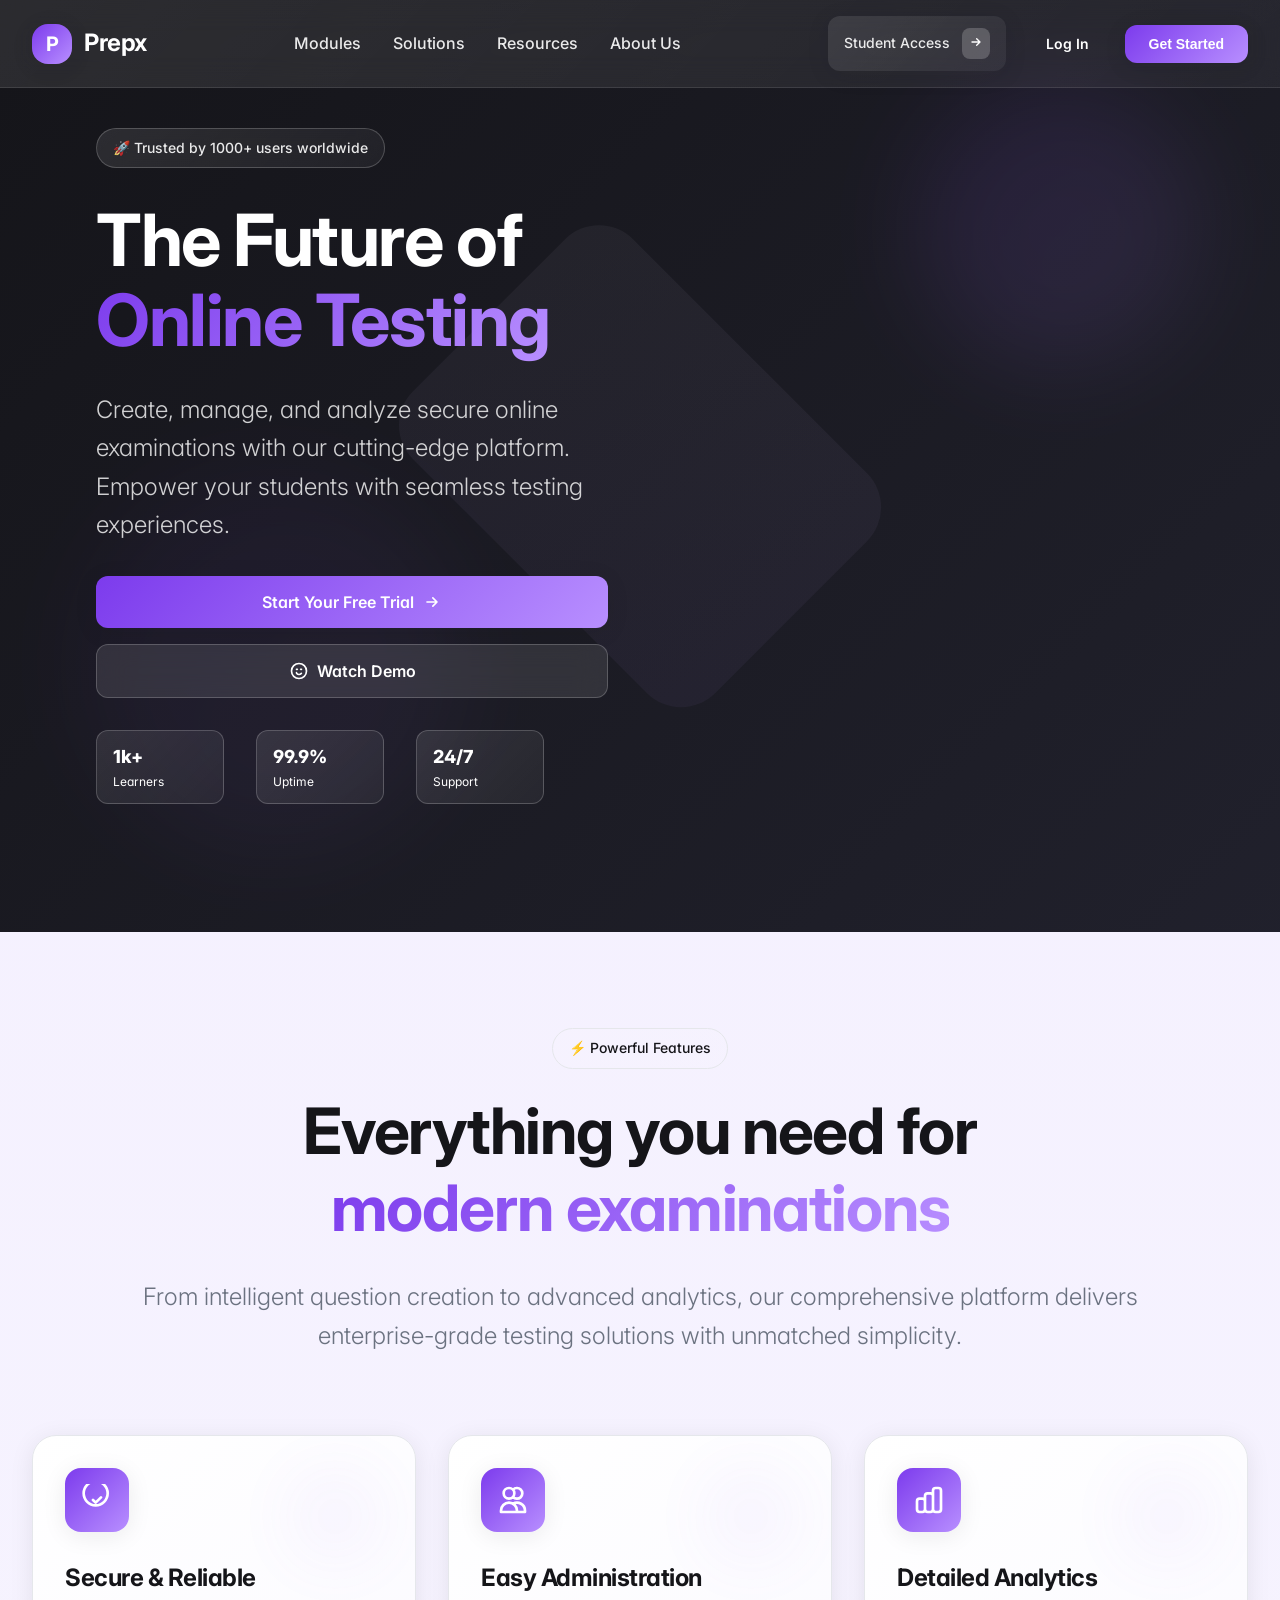
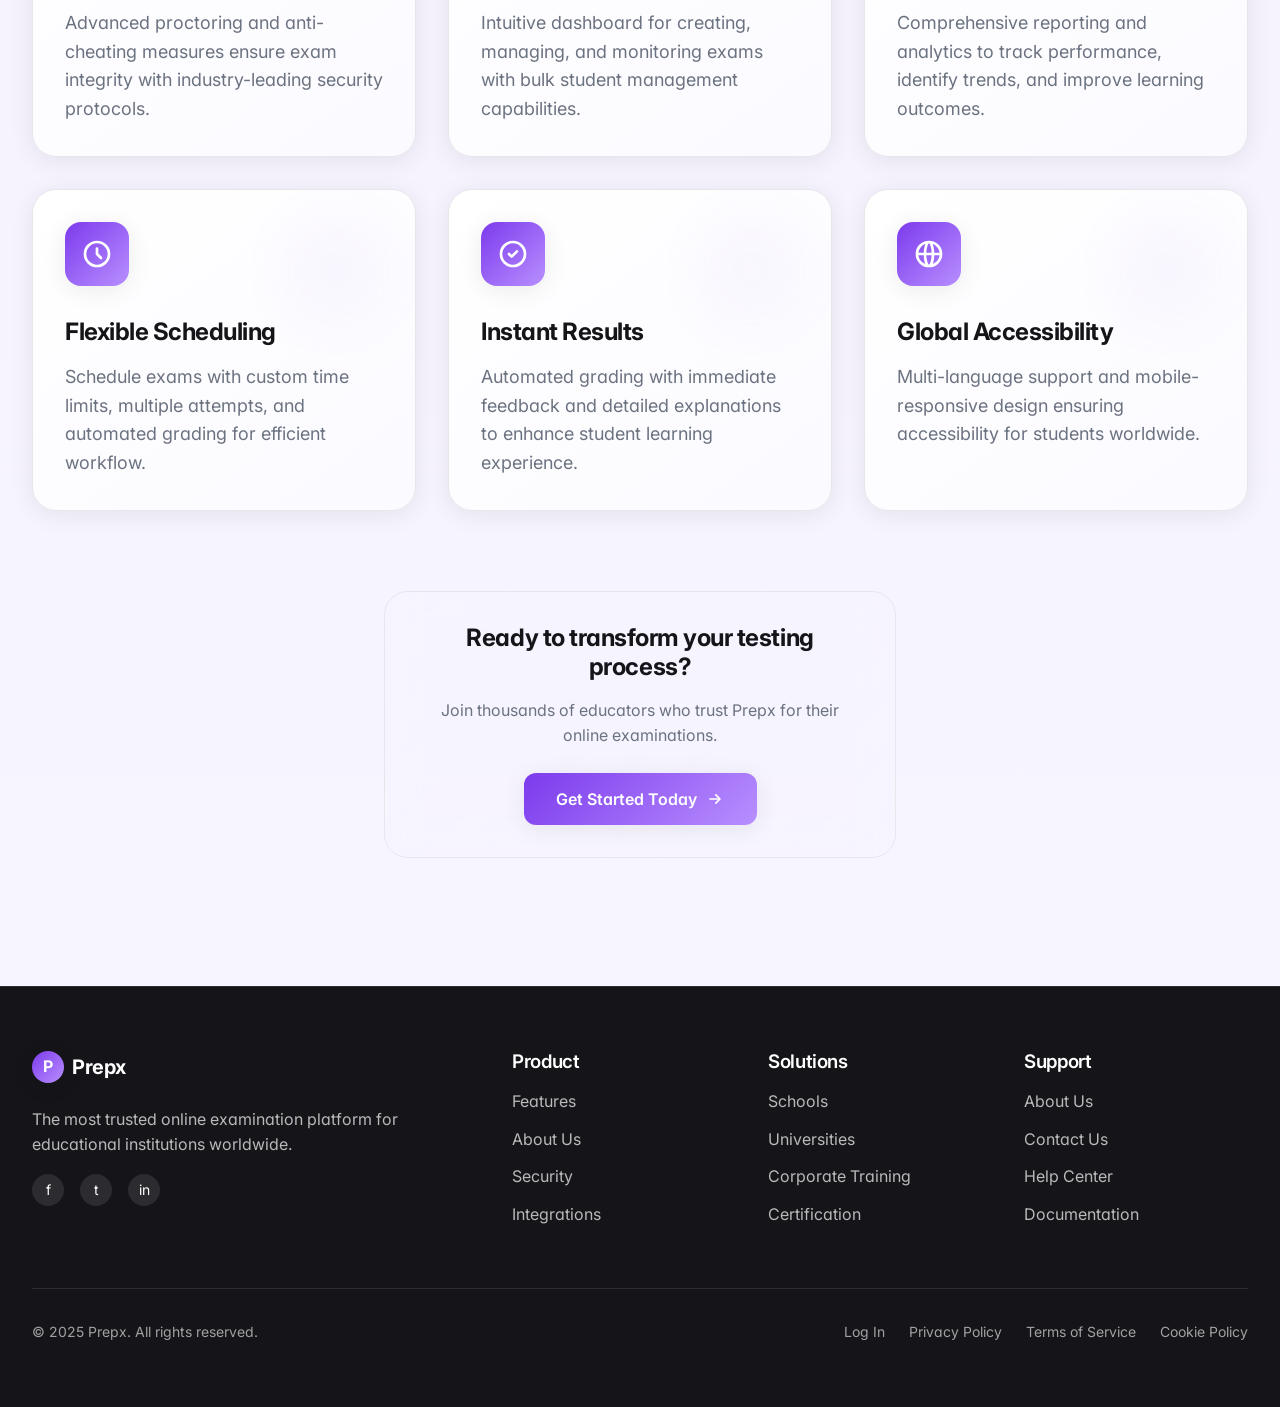
<file: landing/index.html>
<!DOCTYPE html>
<html lang="en">
  <head>
    <meta charset="UTF-8" />
    <meta name="viewport" content="width=device-width, initial-scale=1.0" />
    
    <title>PrepX - The Future of Online Testing</title>

    <meta
      name="description"
      content="Create, manage, and analyze secure online examinations with our cutting-edge platform. Empower your students with seamless testing experiences."
    />
    <link rel="preconnect" href="https://fonts.googleapis.com" />
    <link rel="preconnect" href="https://fonts.gstatic.com" crossorigin />
    <link
      href="https://fonts.googleapis.com/css2?family=Inter:wght@300;400;500;600;700;800;900&display=swap"
      rel="stylesheet"
    />
    <link rel="stylesheet" href="style.css" />
  </head>
  <body>
    <a href="#mainContent" class="skip-link">Skip to content</a>
    <!-- Header -->
    <header class="header">
      <div class="container">
        <div class="header-content">
          <!-- Logo -->
          <div class="logo">
            <a href="index.html" class="logo-link">
              <div class="logo-icon">
                <span>P</span>
              </div>
              <span class="logo-text">Prepx</span>
            </a>
          </div>

          <!-- Navigation -->
          <nav class="nav" id="primaryNav">
            <a href="../modules/module.html" class="nav-item">Modules</a>
            <a href="#solutions" class="nav-item">Solutions</a>
            <a href="../exam page/exam-page.html" class="nav-item">Resources</a>
            <a href="../about us/aboutus.html" class="nav-item">About Us</a>
          </nav>

          <!-- Auth Buttons -->
          <div class="header-buttons">
            <div class="student-access">
              <span>Student Access</span>
              <button class="access-btn">
                <svg
                  width="16"
                  height="16"
                  fill="none"
                  stroke="currentColor"
                  viewBox="0 0 24 24"
                >
                  <path
                    stroke-linecap="round"
                    stroke-linejoin="round"
                    stroke-width="2"
                    d="M13 7l5 5m0 0l-5 5m5-5H6"
                  />
                </svg>
              </button>
            </div>
            <div class="auth-buttons">
              <a href="../login/login.html" class="btn btn-ghost">Log In</a>
              <button class="btn btn-cta" id="getStartedBtn">
                Get Started
              </button>
            </div>
          </div>

          <!-- Mobile Menu Button -->
          <button
            class="mobile-menu-btn"
            id="mobileMenuBtn"
            aria-expanded="false"
            aria-controls="primaryNav"
          >
            <span></span>
            <span></span>
            <span></span>
          </button>
        </div>
      </div>
    </header>

    <main id="mainContent">
      <!-- Hero Section -->
      <section class="hero">
        <div class="hero-bg">
          <div class="hero-gradient-1"></div>
          <div class="hero-gradient-2"></div>
          <div class="hero-geometric"></div>
        </div>

        <div class="container">
          <div class="hero-content">
            <!-- Left Content -->
            <div class="hero-left">
              <div class="hero-badge">🚀 Trusted by 1000+ users worldwide</div>

              <h1 class="hero-title">
                The Future of
                <br />
                <span class="gradient-text">Online Testing</span>
              </h1>

              <p class="hero-description">
                Create, manage, and analyze secure online examinations with our
                cutting-edge platform. Empower your students with seamless
                testing experiences.
              </p>

              <!-- CTA Buttons -->
              <div class="hero-cta">
                <a href="../login/login.html" class="btn btn-cta btn-lg">
                  <span>Start Your Free Trial</span>
                  <svg
                    width="20"
                    height="20"
                    fill="none"
                    stroke="currentColor"
                    viewBox="0 0 24 24"
                  >
                    <path
                      stroke-linecap="round"
                      stroke-linejoin="round"
                      stroke-width="2"
                      d="M13 7l5 5m0 0l-5 5m5-5H6"
                    />
                  </svg>
                </a>
                <a href="#aboutus" class="btn btn-hero btn-lg">
                  <svg
                    width="20"
                    height="20"
                    fill="none"
                    stroke="currentColor"
                    viewBox="0 0 24 24"
                  >
                    <path
                      stroke-linecap="round"
                      stroke-linejoin="round"
                      stroke-width="2"
                      d="M14.828 14.828a4 4 0 01-5.656 0M9 10h1m4 0h1m-6 4h.01M21 12a9 9 0 11-18 0 9 9 0 0118 0z"
                    />
                  </svg>
                  Watch Demo
                </a>
              </div>

              <!-- Highlights -->
              <div
                class="hero-highlights"
                role="list"
                aria-label="Key highlights"
              >
                <div class="highlight" role="listitem">
                  <span class="highlight-value">1k+</span>
                  <span class="highlight-label">Learners</span>
                </div>
                <div class="highlight" role="listitem">
                  <span class="highlight-value">99.9%</span>
                  <span class="highlight-label">Uptime</span>
                </div>
                <div class="highlight" role="listitem">
                  <span class="highlight-value">24/7</span>
                  <span class="highlight-label">Support</span>
                </div>
              </div>
            </div>
                </div>
              </div>
            </div>
          </div>
        </div>
      </section>
    </main>

    <!-- Log In/Login Modal -->
    <div id="authModal" class="auth-modal" aria-hidden="true">
      <div class="auth-modal-overlay" id="authModalOverlay"></div>
 
      <div
        class="auth-modal-content"
        role="dialog"
        aria-labelledby="authModalTitle"
        aria-modal="true"
      >
        <button
          class="auth-modal-close"
          id="authModalClose"
          aria-label="Close modal"
        >
          <svg
            width="24"
            height="24"
            fill="none"
            stroke="currentColor"
            viewBox="0 0 24 24"
          >
            <path
              stroke-linecap="round"
              stroke-linejoin="round"
              stroke-width="2"
              d="M6 18L18 6M6 6l12 12"
            ></path>
          </svg>
        </button>

        <div class="auth-container-modal">
          <div class="brand-modal">
            <div class="logo-icon"><span>P</span></div>
            <span class="logo-text">Prepx</span>
          </div>

          <!-- Log In Form -->
          <section
            class="auth-card-modal active"
            id="signinCardModal"
            aria-labelledby="signinTitleModal"
          >
            <header class="auth-header-modal">
              <div class="auth-tabs-modal">
                <button class="auth-tab-modal active" data-tab="signin">
                  Log In
                </button>
                <button class="auth-tab-modal" data-tab="signup">
                  Sign Up
                </button>
              </div>
              <h1 id="signinTitleModal">Welcome back</h1>
              <p class="subtitle-modal">Log in to continue to your dashboard</p>
            </header>

            <div
              class="social-buttons-modal"
              aria-label="Log in with social account"
            >
              <button
                class="btn btn-social-modal google"
                data-provider="google"
                aria-label="Google"
              >
                <svg viewBox="0 0 24 24" aria-hidden="true">
                  <path
                    d="M21.35 11.1H12v2.9h5.35c-.25 1.5-1.7 4.3-5.35 4.3-3.2 0-5.8-2.7-5.8-6s2.6-6 5.8-6c1.8 0 3 .8 3.7 1.5l2.5-2.4C16.8 3.5 14.6 2.5 12 2.5 6.9 2.5 2.8 6.6 2.8 11.7S6.9 20.9 12 20.9c6.6 0 9.2-4.6 9.2-8.1 0-.6-.06-1.02-.15-1.7z"
                  ></path>
                </svg>
                Google
              </button>
              <button
                class="btn btn-social-modal microsoft"
                data-provider="microsoft"
                aria-label="Microsoft"
              >
                <svg viewBox="0 0 24 24" aria-hidden="true">
                  <path
                    d="M4 4h7v7H4zM13 4h7v7h-7zM4 13h7v7H4zM13 13h7v7h-7z"
                  ></path>
                </svg>
                Microsoft
              </button>
              <button
                class="btn btn-social-modal github"
                data-provider="github"
                aria-label="GitHub"
              >
                <svg viewBox="0 0 24 24" aria-hidden="true">
                  <path
                    d="M12 .5a12 12 0 00-3.79 23.4c.6.1.82-.26.82-.58v-2.2c-3.34.73-4.04-1.61-4.04-1.61-.55-1.4-1.35-1.78-1.35-1.78-1.1-.77.08-.75.08-.75 1.2.08 1.84 1.25 1.84 1.25 1.07 1.84 2.82 1.31 3.5 1 .1-.8.42-1.32.76-1.62-2.67-.31-5.47-1.36-5.47-6.06 0-1.34.47-2.44 1.25-3.3-.13-.31-.54-1.57.12-3.27 0 0 1.01-.32 3.3 1.25a11.3 11.3 0 016 0c2.3-1.57 3.3-1.25 3.3-1.25.66 1.7.25 2.96.12 3.27.78.86 1.25 1.96 1.25 3.3 0 4.7-2.8 5.75-5.48 6.06.43.37.81 1.1.81 2.24v3.32c0 .32.22.68.82.58A12 12 0 0012 .5z"
                  ></path>
                </svg>
                GitHub
              </button>
            </div>

            <div class="divider-modal" role="separator" aria-label="or">
              <span>or log in with email</span>
            </div>

            <form id="emailFormModal" class="auth-form-modal" autocomplete="on">
              <div class="form-field-modal">
                <label for="emailModal">Email</label>
                <input
                  type="email"
                  id="emailModal"
                  name="email"
                  autocomplete="email"
                  required
                />
              </div>
              <div class="form-field-modal password-field-modal">
                <label for="passwordModal">Password</label>
                <div class="password-input-modal">
                  <input
                    type="password"
                    id="passwordModal"
                    name="password"
                    autocomplete="current-password"
                    required
                  />
                  <button
                    type="button"
                    class="toggle-password-modal"
                    aria-label="Show password"
                    aria-pressed="false"
                  >
                    Show
                  </button>
                </div>
              </div>
              <div class="form-meta-modal">
                <label class="checkbox-modal">
                  <input type="checkbox" id="rememberModal" name="remember" />
                  <span>Remember me</span>
                </label>
                <a href="#" class="link-modal">Forgot password?</a>
              </div>
              <button type="submit" class="btn btn-primary-modal">
                Log in
              </button>
            </form>

            <p class="auth-footer-modal">
              Don't have an account?
              <a class="link-modal" href="#" data-action="switch-to-signup"
                >Start your free trial</a
              >
            </p>
          </section>

          <!-- Sign Up Form -->
          <section
            class="auth-card-modal"
            id="signupCardModal"
            aria-labelledby="signupTitleModal"
          >
            <header class="auth-header-modal">
              <div class="auth-tabs-modal">
                <button class="auth-tab-modal" data-tab="signin">Log In</button>
                <button class="auth-tab-modal active" data-tab="signup">
                  Sign Up
                </button>
              </div>
              <h1 id="signupTitleModal">Create your account</h1>
              <p class="subtitle-modal">
                Join Prepx and start creating exams today
              </p>
            </header>

            <div
              class="social-buttons-modal"
              aria-label="Sign up with social account"
            >
              <button
                class="btn btn-social-modal google"
                data-provider="google"
                aria-label="Google"
              >
                <svg viewBox="0 0 24 24" aria-hidden="true">
                  <path
                    d="M21.35 11.1H12v2.9h5.35c-.25 1.5-1.7 4.3-5.35 4.3-3.2 0-5.8-2.7-5.8-6s2.6-6 5.8-6c1.8 0 3 .8 3.7 1.5l2.5-2.4C16.8 3.5 14.6 2.5 12 2.5 6.9 2.5 2.8 6.6 2.8 11.7S6.9 20.9 12 20.9c6.6 0 9.2-4.6 9.2-8.1 0-.6-.06-1.02-.15-1.7z"
                  ></path>
                </svg>
                Google
              </button>
              <button
                class="btn btn-social-modal microsoft"
                data-provider="microsoft"
                aria-label="Microsoft"
              >
                <svg viewBox="0 0 24 24" aria-hidden="true">
                  <path
                    d="M4 4h7v7H4zM13 4h7v7h-7zM4 13h7v7H4zM13 13h7v7h-7z"
                  ></path>
                </svg>
                Microsoft
              </button>
              <button
                class="btn btn-social-modal github"
                data-provider="github"
                aria-label="GitHub"
              >
                <svg viewBox="0 0 24 24" aria-hidden="true">
                  <path
                    d="M12 .5a12 12 0 00-3.79 23.4c.6.1.82-.26.82-.58v-2.2c-3.34.73-4.04-1.61-4.04-1.61-.55-1.4-1.35-1.78-1.35-1.78-1.1-.77.08-.75.08-.75 1.2.08 1.84 1.25 1.84 1.25 1.07 1.84 2.82 1.31 3.5 1 .1-.8.42-1.32.76-1.62-2.67-.31-5.47-1.36-5.47-6.06 0-1.34.47-2.44 1.25-3.3-.13-.31-.54-1.57.12-3.27 0 0 1.01-.32 3.3 1.25a11.3 11.3 0 016 0c2.3-1.57 3.3-1.25 3.3-1.25.66 1.7.25 2.96.12 3.27.78.86 1.25 1.96 1.25 3.3 0 4.7-2.8 5.75-5.48 6.06.43.37.81 1.1.81 2.24v3.32c0 .32.22.68.82.58A12 12 0 0012 .5z"
                  ></path>
                </svg>
                GitHub
              </button>
            </div>

            <div class="divider-modal" role="separator" aria-label="or">
              <span>or sign up with email</span>
            </div>

            <form
              id="signupFormModal"
              class="auth-form-modal"
              autocomplete="on"
            >
              <div class="form-field-modal">
                <label for="signupNameModal">Full Name</label>
                <input
                  type="text"
                  id="signupNameModal"
                  name="name"
                  autocomplete="name"
                  required
                />
              </div>
              <div class="form-field-modal">
                <label for="signupEmailModal">Email</label>
                <input
                  type="email"
                  id="signupEmailModal"
                  name="email"
                  autocomplete="email"
                  required
                />
              </div>
              <div class="form-field-modal password-field-modal">
                <label for="signupPasswordModal">Password</label>
                <div class="password-input-modal">
                  <input
                    type="password"
                    id="signupPasswordModal"
                    name="password"
                    autocomplete="new-password"
                    required
                  />
                  <button
                    type="button"
                    class="toggle-password-modal"
                    aria-label="Show password"
                    aria-pressed="false"
                  >
                    Show
                  </button>
                </div>
              </div>
              <div class="form-field-modal">
                <label for="signupConfirmPasswordModal">Confirm Password</label>
                <div class="password-input-modal">
                  <input
                    type="password"
                    id="signupConfirmPasswordModal"
                    name="confirmPassword"
                    autocomplete="new-password"
                    required
                  />
                  <button
                    type="button"
                    class="toggle-password-modal"
                    aria-label="Show password"
                    aria-pressed="false"
                  >
                    Show
                  </button>
                </div>
              </div>
              <button type="submit" class="btn btn-primary-modal">
                Create Account
              </button>
            </form>

            <p class="auth-footer-modal">
              Already have an account?
              <a class="link-modal" href="#" data-action="switch-to-signin"
                >Log in here</a
              >
            </p>
          </section>
        </div>
      </div>
    </div>

    <!-- Features Section -->
    <section id="features" class="features">
      <div class="features-bg"></div>
      <div class="container">
        <div class="features-header">
          <div class="section-badge">⚡ Powerful Features</div>
          <h2 class="section-title">
            Everything you need for
            <br />
            <span class="gradient-text">modern examinations</span>
          </h2>
          <p class="section-description">
            From intelligent question creation to advanced analytics, our
            comprehensive platform delivers enterprise-grade testing solutions
            with unmatched simplicity.
          </p>
        </div>

        <div class="features-grid">
          <div class="feature-card">
            <div class="feature-icon-wrapper">
              <div class="feature-icon">
                <svg
                  width="32"
                  height="32"
                  fill="none"
                  stroke="currentColor"
                  viewBox="0 0 24 24"
                >
                  <path
                    stroke-linecap="round"
                    stroke-linejoin="round"
                    stroke-width="2"
                    d="M9 12l2 2 4-4m5-3a9 9 0 11-18 0 9 9 0 0118 0z"
                  />
                </svg>
              </div>
              <div class="feature-glow"></div>
            </div>
            <h3 class="feature-title">Secure & Reliable</h3>
            <p class="feature-description">
              Advanced proctoring and anti-cheating measures ensure exam
              integrity with industry-leading security protocols.
            </p>
            <div class="feature-accent"></div>
          </div>

          <div class="feature-card">
            <div class="feature-icon-wrapper">
              <div class="feature-icon">
                <svg
                  width="32"
                  height="32"
                  fill="none"
                  stroke="currentColor"
                  viewBox="0 0 24 24"
                >
                  <path
                    stroke-linecap="round"
                    stroke-linejoin="round"
                    stroke-width="2"
                    d="M12 4.354a4 4 0 110 5.292M15 21H3v-1a6 6 0 0112 0v1zm0 0h6v-1a6 6 0 00-9-5.197M13 7a4 4 0 11-8 0 4 4 0 018 0z"
                  />
                </svg>
              </div>
              <div class="feature-glow"></div>
            </div>
            <h3 class="feature-title">Easy Administration</h3>
            <p class="feature-description">
              Intuitive dashboard for creating, managing, and monitoring exams
              with bulk student management capabilities.
            </p>
            <div class="feature-accent"></div>
          </div>

          <div class="feature-card">
            <div class="feature-icon-wrapper">
              <div class="feature-icon">
                <svg
                  width="32"
                  height="32"
                  fill="none"
                  stroke="currentColor"
                  viewBox="0 0 24 24"
                >
                  <path
                    stroke-linecap="round"
                    stroke-linejoin="round"
                    stroke-width="2"
                    d="M9 19v-6a2 2 0 00-2-2H5a2 2 0 00-2 2v6a2 2 0 002 2h2a2 2 0 002-2zm0 0V9a2 2 0 012-2h2a2 2 0 012 2v10m-6 0a2 2 0 002 2h2a2 2 0 002-2m0 0V5a2 2 0 012-2h2a2 2 0 012 2v14a2 2 0 01-2 2h-2a2 2 0 01-2-2z"
                  />
                </svg>
              </div>
              <div class="feature-glow"></div>
            </div>
            <h3 class="feature-title">Detailed Analytics</h3>
            <p class="feature-description">
              Comprehensive reporting and analytics to track performance,
              identify trends, and improve learning outcomes.
            </p>
            <div class="feature-accent"></div>
          </div>

          <div class="feature-card">
            <div class="feature-icon-wrapper">
              <div class="feature-icon">
                <svg
                  width="32"
                  height="32"
                  fill="none"
                  stroke="currentColor"
                  viewBox="0 0 24 24"
                >
                  <path
                    stroke-linecap="round"
                    stroke-linejoin="round"
                    stroke-width="2"
                    d="M12 8v4l3 3m6-3a9 9 0 11-18 0 9 9 0 0118 0z"
                  />
                </svg>
              </div>
              <div class="feature-glow"></div>
            </div>
            <h3 class="feature-title">Flexible Scheduling</h3>
            <p class="feature-description">
              Schedule exams with custom time limits, multiple attempts, and
              automated grading for efficient workflow.
            </p>
            <div class="feature-accent"></div>
          </div>

          <div class="feature-card">
            <div class="feature-icon-wrapper">
              <div class="feature-icon">
                <svg
                  width="32"
                  height="32"
                  fill="none"
                  stroke="currentColor"
                  viewBox="0 0 24 24"
                >
                  <path
                    stroke-linecap="round"
                    stroke-linejoin="round"
                    stroke-width="2"
                    d="M9 12l2 2 4-4m6 2a9 9 0 11-18 0 9 9 0 0118 0z"
                  />
                </svg>
              </div>
              <div class="feature-glow"></div>
            </div>
            <h3 class="feature-title">Instant Results</h3>
            <p class="feature-description">
              Automated grading with immediate feedback and detailed
              explanations to enhance student learning experience.
            </p>
            <div class="feature-accent"></div>
          </div>

          <div class="feature-card">
            <div class="feature-icon-wrapper">
              <div class="feature-icon">
                <svg
                  width="32"
                  height="32"
                  fill="none"
                  stroke="currentColor"
                  viewBox="0 0 24 24"
                >
                  <path
                    stroke-linecap="round"
                    stroke-linejoin="round"
                    stroke-width="2"
                    d="M21 12a9 9 0 01-9 9m9-9a9 9 0 00-9-9m9 9H3m9 9a9 9 0 01-9-9m9 9c1.657 0 3-4.03 3-9s-1.343-9-3-9m0 18c-1.657 0-3-4.03-3-9s1.343-9 3-9m-9 9a9 9 0 019-9"
                  />
                </svg>
              </div>
              <div class="feature-glow"></div>
            </div>
            <h3 class="feature-title">Global Accessibility</h3>
            <p class="feature-description">
              Multi-language support and mobile-responsive design ensuring
              accessibility for students worldwide.
            </p>
            <div class="feature-accent"></div>
          </div>
        </div>

        <!-- CTA Section -->
        <div class="features-cta">
          <div class="cta-card">
            <h3>Ready to transform your testing process?</h3>
            <p>
              Join thousands of educators who trust Prepx for their online
              examinations.
            </p>
            <a href="../login/login.html" class="btn btn-cta btn-lg">
              Get Started Today
              <svg
                width="20"
                height="20"
                fill="none"
                stroke="currentColor"
                viewBox="0 0 24 24"
              >
                <path
                  stroke-linecap="round"
                  stroke-linejoin="round"
                  stroke-width="2"
                  d="M13 7l5 5m0 0l-5 5m5-5H6"
                />
              </svg>
            </a>
          </div>
        </div>
      </div>
    </section>

    <!-- Footer -->
    <footer id="footer" class="footer">
      <div class="container">
        <!-- Footer Links -->
        <div class="footer-content">
          <div class="footer-column">
            <div class="footer-logo">
              <div class="logo-icon">
                <span>P</span>
              </div>
              <span class="logo-text">Prepx</span>
            </div>
            <p class="footer-description">
              The most trusted online examination platform for educational
              institutions worldwide.
            </p>
            <div class="social-links">
              <a
                href="#"
                class="social-link"
                aria-label="Visit our Facebook"
                rel="nofollow noopener"
                >f</a
              >
              <a
                href="#"
                class="social-link"
                aria-label="Visit our Twitter"
                rel="nofollow noopener"
                >t</a
              >
              <a
                href="#"
                class="social-link"
                aria-label="Visit our LinkedIn"
                rel="nofollow noopener"
                >in</a
              >
            </div>
          </div>

          <div class="footer-column">
            <h3>Product</h3>
            <ul>
              <li><a href="#features">Features</a></li>
              <li><a href="../about us/aboutus.html">About Us</a></li>
              <li><a href="#security">Security</a></li>
              <li><a href="#integrations">Integrations</a></li>
            </ul>
          </div>

          <div class="footer-column">
            <h3>Solutions</h3>
            <ul>
              <li><a href="#">Schools</a></li>
              <li><a href="#">Universities</a></li>
              <li><a href="#">Corporate Training</a></li>
              <li><a href="#">Certification</a></li>
            </ul>
          </div>

          <div class="footer-column">
            <h3>Support</h3>
            <ul>
              <li><a href="../about us/aboutus.html">About Us</a></li>
              <li><a href="../contactus/contact.html">Contact Us</a></li>
              <li><a href="#">Help Center</a></li>
              <li><a href="#">Documentation</a></li>
            </ul>
          </div>
        </div>

        <!-- Bottom Bar -->
        <div class="footer-bottom">
          <p>&copy; 2025 Prepx. All rights reserved.</p>
          <div class="footer-links">
            <a href="../login/login.html">Log In</a>
            <a href="#">Privacy Policy</a>
            <a href="#">Terms of Service</a>
            <a href="#">Cookie Policy</a>
          </div>
        </div>
      </div>
    </footer>

    <!-- Back to Top Button -->
    <button id="backToTop" class="back-to-top" aria-label="Back to top">
      <svg
        width="20"
        height="20"
        fill="none"
        stroke="currentColor"
        viewBox="0 0 24 24"
      >
        <path
          stroke-linecap="round"
          stroke-linejoin="round"
          stroke-width="2"
          d="M5 10l7-7m0 0l7 7m-7-7v18"
        ></path>
      </svg>
    </button>

    <script src="script.js"></script>
  </body>
</html>
</file>
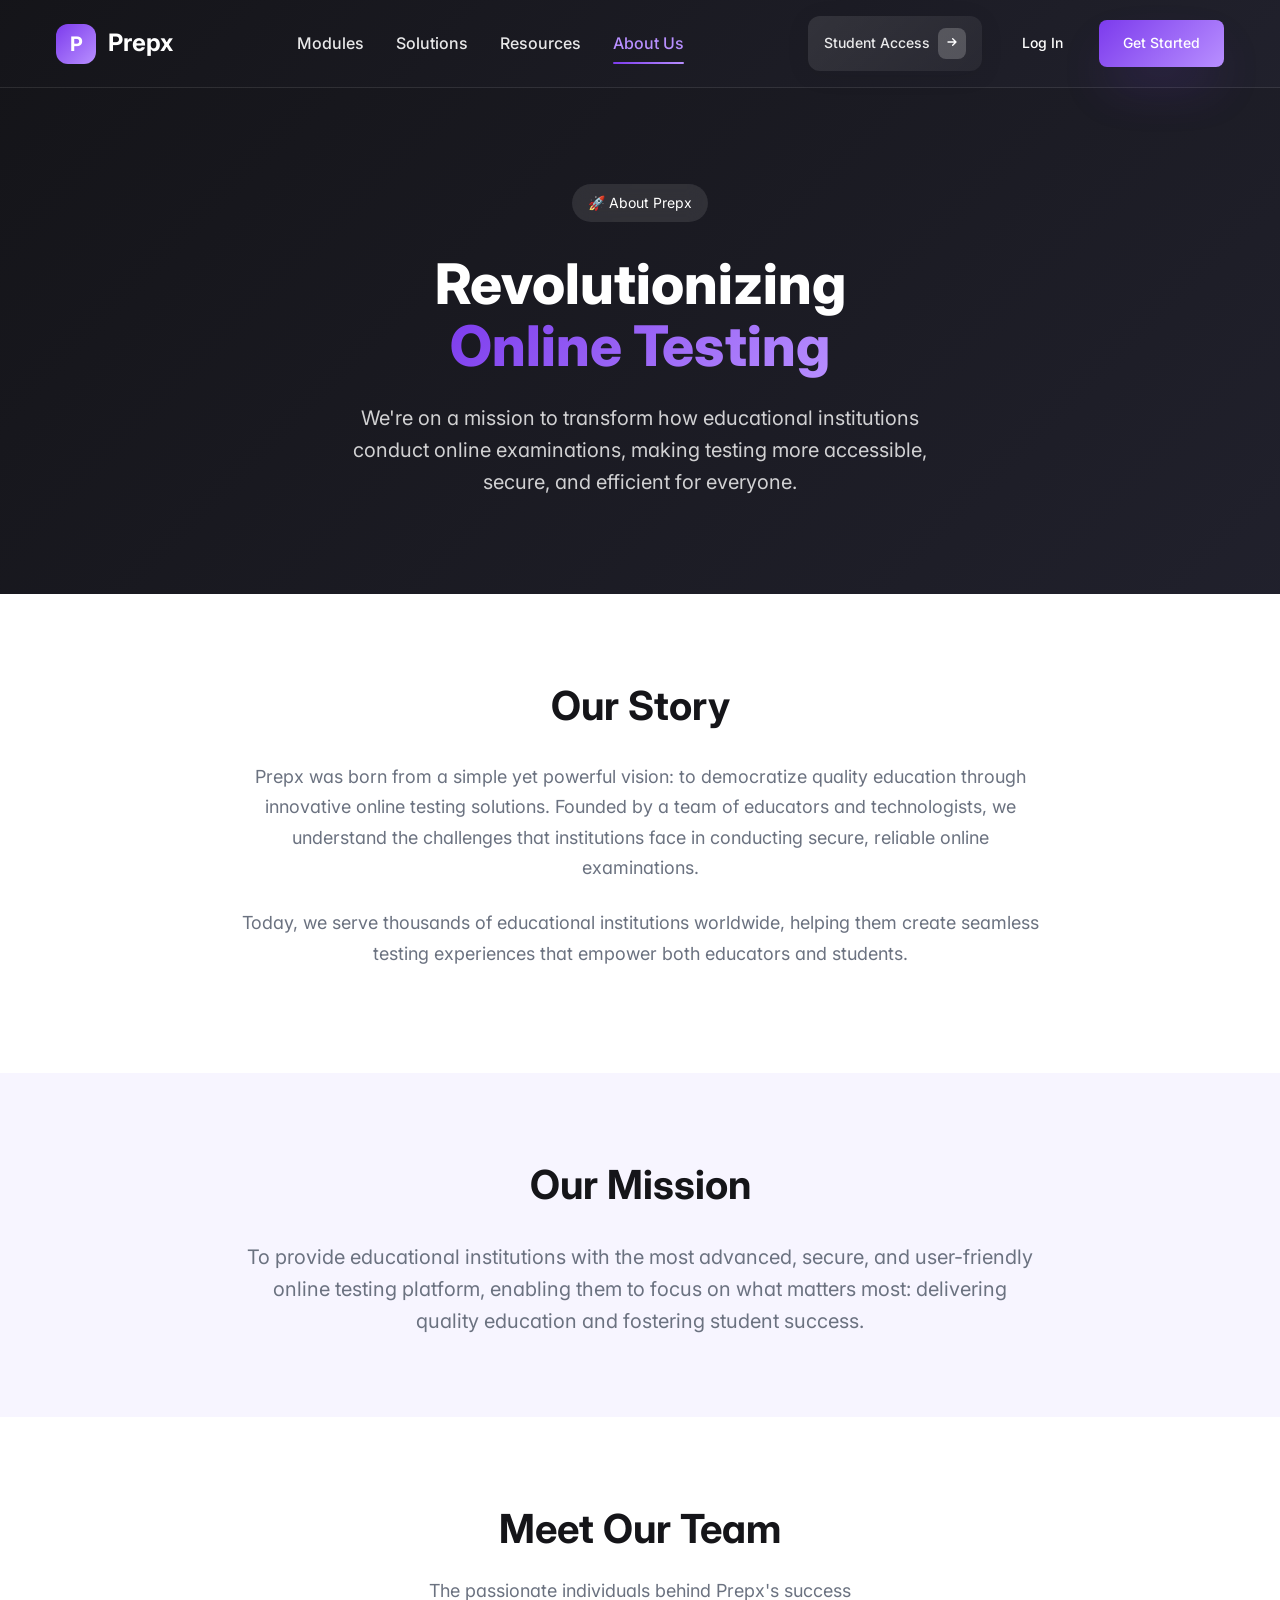
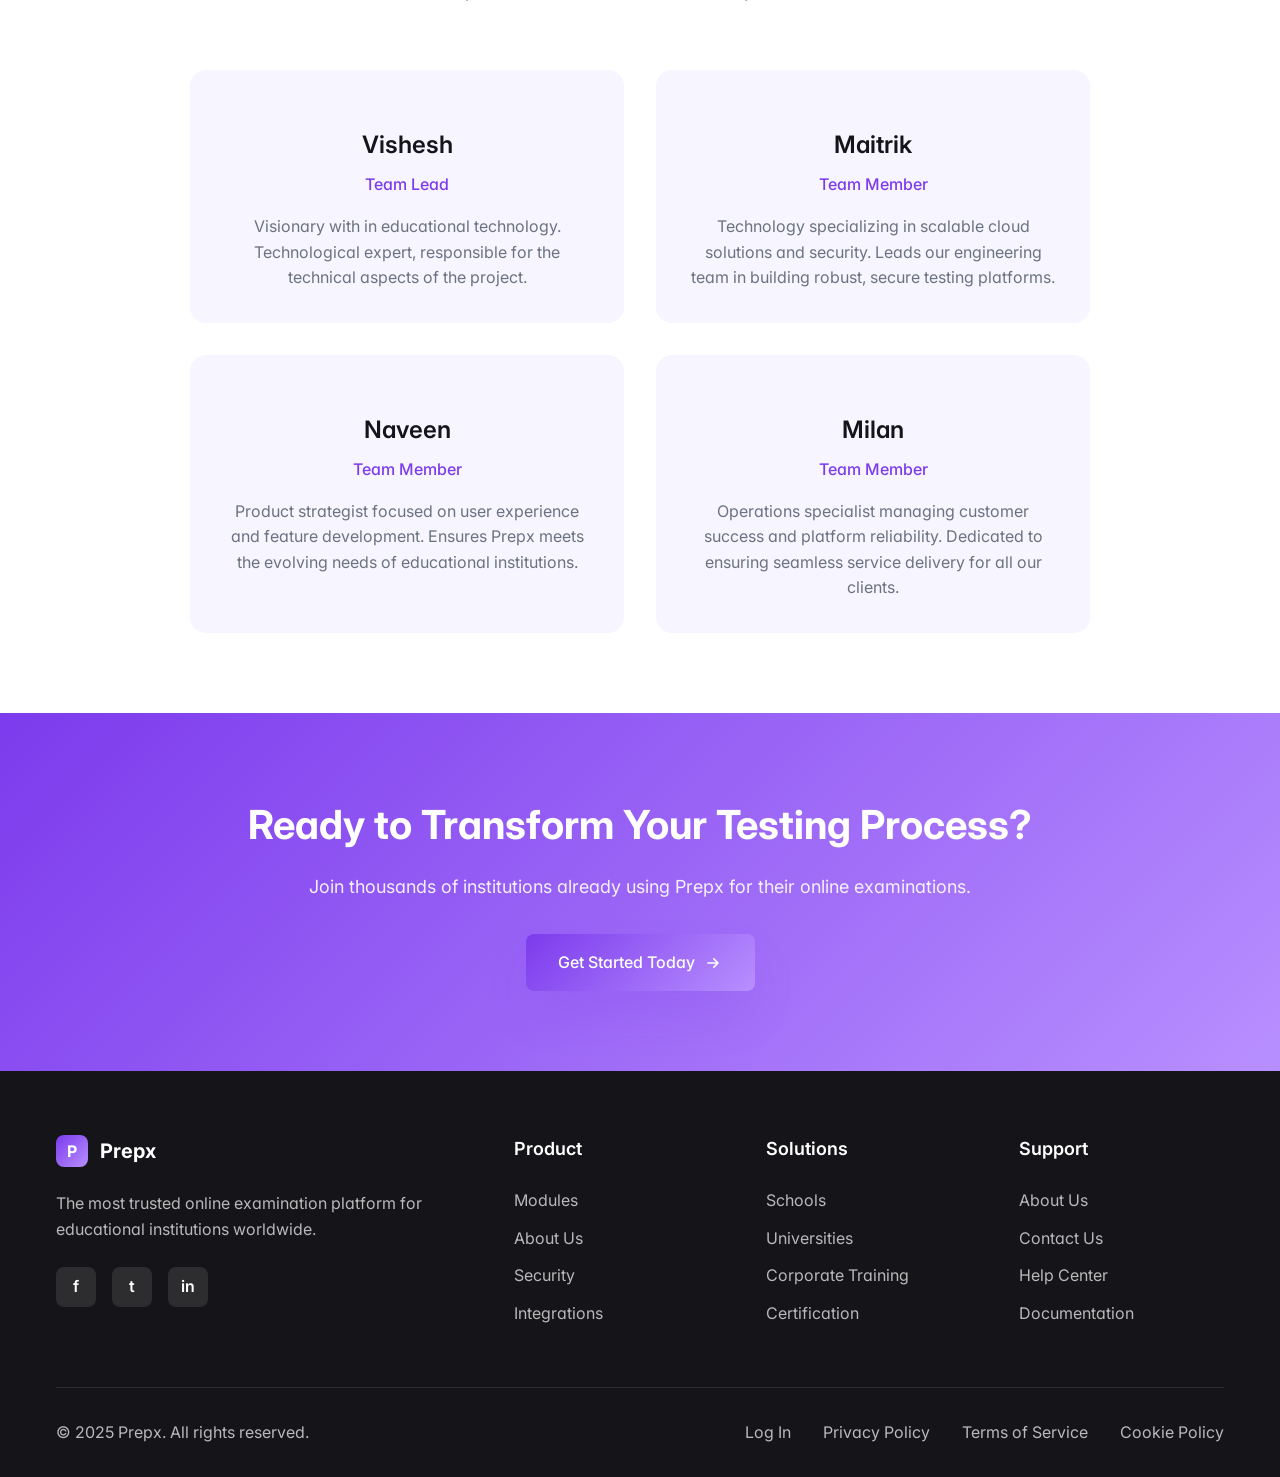
<file: about us/aboutus.html>
<!DOCTYPE html>
<html lang="en">
  <head>
    <meta charset="UTF-8" />
    <meta name="viewport" content="width=device-width, initial-scale=1.0" />
    <title>About Us - PrepX</title>
    <meta
      name="description"
      content="Learn about PrepX, our mission, and meet our dedicated team of professionals committed to revolutionizing online testing."
    />
    <link rel="preconnect" href="https://fonts.googleapis.com" />
    <link rel="preconnect" href="https://fonts.gstatic.com" crossorigin />
    <link
      href="https://fonts.googleapis.com/css2?family=Inter:wght@300;400;500;600;700;800;900&display=swap"
      rel="stylesheet"
    />
    <link rel="stylesheet" href="aboutus.css" />
  </head>
  <body>
    <a href="#mainContent" class="skip-link">Skip to content</a>

    <!-- Header -->
    <header class="header">
      <div class="container">
        <div class="header-content">
          <!-- Logo -->
          <div class="logo">
            <a href="../landing/index.html" class="logo-link">
              <div class="logo-icon">
                <span>P</span>
              </div>
              <span class="logo-text">Prepx</span>
            </a>
          </div>

          <!-- Navigation -->
          <nav class="nav" id="primaryNav">
            <a href="../modules/module.html" class="nav-item">Modules</a>
            <a href="../landing/index.html#solutions" class="nav-item"
              >Solutions</a
            >
            <a href="../landing/index.html#footer" class="nav-item"
              >Resources</a
            >
            <a href="aboutus.html" class="nav-item active">About Us</a>
          </nav>

          <!-- Auth Buttons -->
          <div class="header-buttons">
            <div class="student-access">
              <span>Student Access</span>
              <button class="access-btn">
                <svg
                  width="16"
                  height="16"
                  fill="none"
                  stroke="currentColor"
                  viewBox="0 0 24 24"
                >
                  <path
                    stroke-linecap="round"
                    stroke-linejoin="round"
                    stroke-width="2"
                    d="M13 7l5 5m0 0l-5 5m5-5H6"
                  />
                </svg>
              </button>
            </div>
            <div class="auth-buttons">
              <a href="../login/login.html" class="btn btn-ghost">Log In</a>
              <a href="../login/login.html" class="btn btn-cta">Get Started</a>
            </div>
          </div>

          <!-- Mobile Menu Button -->
          <button
            class="mobile-menu-btn"
            id="mobileMenuBtn"
            aria-expanded="false"
            aria-controls="primaryNav"
          >
            <span></span>
            <span></span>
            <span></span>
          </button>
        </div>
      </div>
    </header>

    <main id="mainContent">
      <!-- Hero Section -->
      <section class="hero">
        <div class="container">
          <div class="hero-content">
            <div class="hero-badge">🚀 About Prepx</div>
            <h1 class="hero-title">
              Revolutionizing
              <br />
              <span class="gradient-text">Online Testing</span>
            </h1>
            <p class="hero-description">
              We're on a mission to transform how educational institutions
              conduct online examinations, making testing more accessible,
              secure, and efficient for everyone.
            </p>
          </div>
        </div>
      </section>

      <!-- About Section -->
      <section class="about-section">
        <div class="container">
          <div class="about-content">
            <div class="about-text">
              <h2>Our Story</h2>
              <p>
                Prepx was born from a simple yet powerful vision: to democratize
                quality education through innovative online testing solutions.
                Founded by a team of educators and technologists, we understand
                the challenges that institutions face in conducting secure,
                reliable online examinations.
              </p>
              <p>
                Today, we serve thousands of educational institutions worldwide,
                helping them create seamless testing experiences that empower
                both educators and students.
              </p>
            </div>
          </div>
        </div>
      </section>

      <!-- Mission Section -->
      <section class="mission-section">
        <div class="container">
          <div class="mission-content">
            <h2>Our Mission</h2>
            <p>
              To provide educational institutions with the most advanced,
              secure, and user-friendly online testing platform, enabling them
              to focus on what matters most: delivering quality education and
              fostering student success.
            </p>
          </div>
        </div>
      </section>

      <!-- Team Section -->
      <section class="team-section">
        <div class="container">
          <div class="team-header">
            <h2>Meet Our Team</h2>
            <p>The passionate individuals behind Prepx's success</p>
          </div>

          <div class="team-grid">
            <div class="team-member">
              <div class="member-image">
                <!-- <img src="V.jpg" alt="Vishesh - Team lead" /> -->
              </div>
              <div class="member-info">
                <h3>Vishesh</h3>
                <p class="member-role">Team Lead</p>
                <p class="member-description">
                  Visionary with in educational technology. Technological expert,
                  responsible for the technical aspects of the project.
                </p>
              </div>
            </div>

            <div class="team-member">
              <div class="member-image">
                <!-- <img src="Maitrik.jpg" alt="Maitrik - CTO" /> -->
              </div>
              <div class="member-info">
                <h3>Maitrik</h3>
                <p class="member-role">Team Member</p>
                <p class="member-description">
                  Technology specializing in scalable cloud solutions and
                  security. Leads our engineering team in building robust,
                  secure testing platforms.
                </p>
              </div>
            </div>

            <div class="team-member">
              <div class="member-image">
                <!-- <img src="Naveen.jpg" alt="Naveen - Head of Product" /> -->
              </div>
              <div class="member-info">
                <h3>Naveen</h3>
                <p class="member-role">Team Member</p>
                <p class="member-description">
                  Product strategist focused on user experience and feature
                  development. Ensures Prepx meets the evolving needs of
                  educational institutions.
                </p>
              </div>
            </div>

            <div class="team-member">
              <div class="member-image">
                <!-- <img
                  src="Milan.jpg"
                  alt="Milan - Head of Product & frontend developer" -->
                <!-- /> -->
              </div>
              <div class="member-info">
                <h3>Milan</h3>
                <p class="member-role">Team Member</p>
                <p class="member-description">
                  Operations specialist managing customer success and platform
                  reliability. Dedicated to ensuring seamless service delivery
                  for all our clients.
                </p>
              </div>
            </div>
          </div>
        </div>
      </section>

      <!-- CTA Section -->
      <section class="cta-section">
        <div class="container">
          <div class="cta-content">
            <h2>Ready to Transform Your Testing Process?</h2>
            <p>
              Join thousands of institutions already using Prepx for their
              online examinations.
            </p>
            <a href="../login/login.html" class="btn btn-cta btn-lg">
              Get Started Today
              <svg
                width="20"
                height="20"
                fill="none"
                stroke="currentColor"
                viewBox="0 0 24 24"
              >
                <path
                  stroke-linecap="round"
                  stroke-linejoin="round"
                  stroke-width="2"
                  d="M13 7l5 5m0 0l-5 5m5-5H6"
                />
              </svg>
            </a>
          </div>
        </div>
      </section>
    </main>

    <!-- Footer -->
    <footer id="footer" class="footer">
      <div class="container">
        <!-- Footer Links -->
        <div class="footer-content">
          <div class="footer-column">
            <div class="footer-logo">
              <div class="logo-icon">
                <span>P</span>
              </div>
              <span class="logo-text">Prepx</span>
            </div>
            <p class="footer-description">
              The most trusted online examination platform for educational
              institutions worldwide.
            </p>
            <div class="social-links">
              <a
                href="#"
                class="social-link"
                aria-label="Visit our Facebook"
                rel="nofollow noopener"
                >f</a
              >
              <a
                href="#"
                class="social-link"
                aria-label="Visit our Twitter"
                rel="nofollow noopener"
                >t</a
              >
              <a
                href="#"
                class="social-link"
                aria-label="Visit our LinkedIn"
                rel="nofollow noopener"
                >in</a
              >
            </div>
          </div>

          <div class="footer-column">
            <h3>Product</h3>
            <ul>
              <li><a href="../modules/module.html">Modules</a></li>
              <li><a href="aboutus.html">About Us</a></li>
              <li><a href="../landing/index.html#security">Security</a></li>
              <li>
                <a href="../landing/index.html#integrations">Integrations</a>
              </li>
            </ul>
          </div>

          <div class="footer-column">
            <h3>Solutions</h3>
            <ul>
              <li><a href="#">Schools</a></li>
              <li><a href="#">Universities</a></li>
              <li><a href="#">Corporate Training</a></li>
              <li><a href="#">Certification</a></li>
            </ul>
          </div>

          <div class="footer-column">
            <h3>Support</h3>
            <ul>
              <li><a href="aboutus.html">About Us</a></li>
              <li><a href="../contactus/contact.html">Contact Us</a></li>
              <li><a href="#">Help Center</a></li>
              <li><a href="#">Documentation</a></li>
            </ul>
          </div>
        </div>

        <!-- Bottom Bar -->
        <div class="footer-bottom">
          <p>&copy; 2025 Prepx. All rights reserved.</p>
          <div class="footer-links">
            <a href="../login/login.html">Log In</a>
            <a href="#">Privacy Policy</a>
            <a href="#">Terms of Service</a>
            <a href="#">Cookie Policy</a>
          </div>
        </div>
      </div>
    </footer>

    <!-- Back to Top Button -->
    <button id="backToTop" class="back-to-top" aria-label="Back to top">
      <svg
        width="20"
        height="20"
        fill="none"
        stroke="currentColor"
        viewBox="0 0 24 24"
      >
        <path
          stroke-linecap="round"
          stroke-linejoin="round"
          stroke-width="2"
          d="M5 10l7-7m0 0l7 7m-7-7v18"
        ></path>
      </svg>
    </button>

    <script src="aboutus.js"></script>
  </body>
</html>
</file>
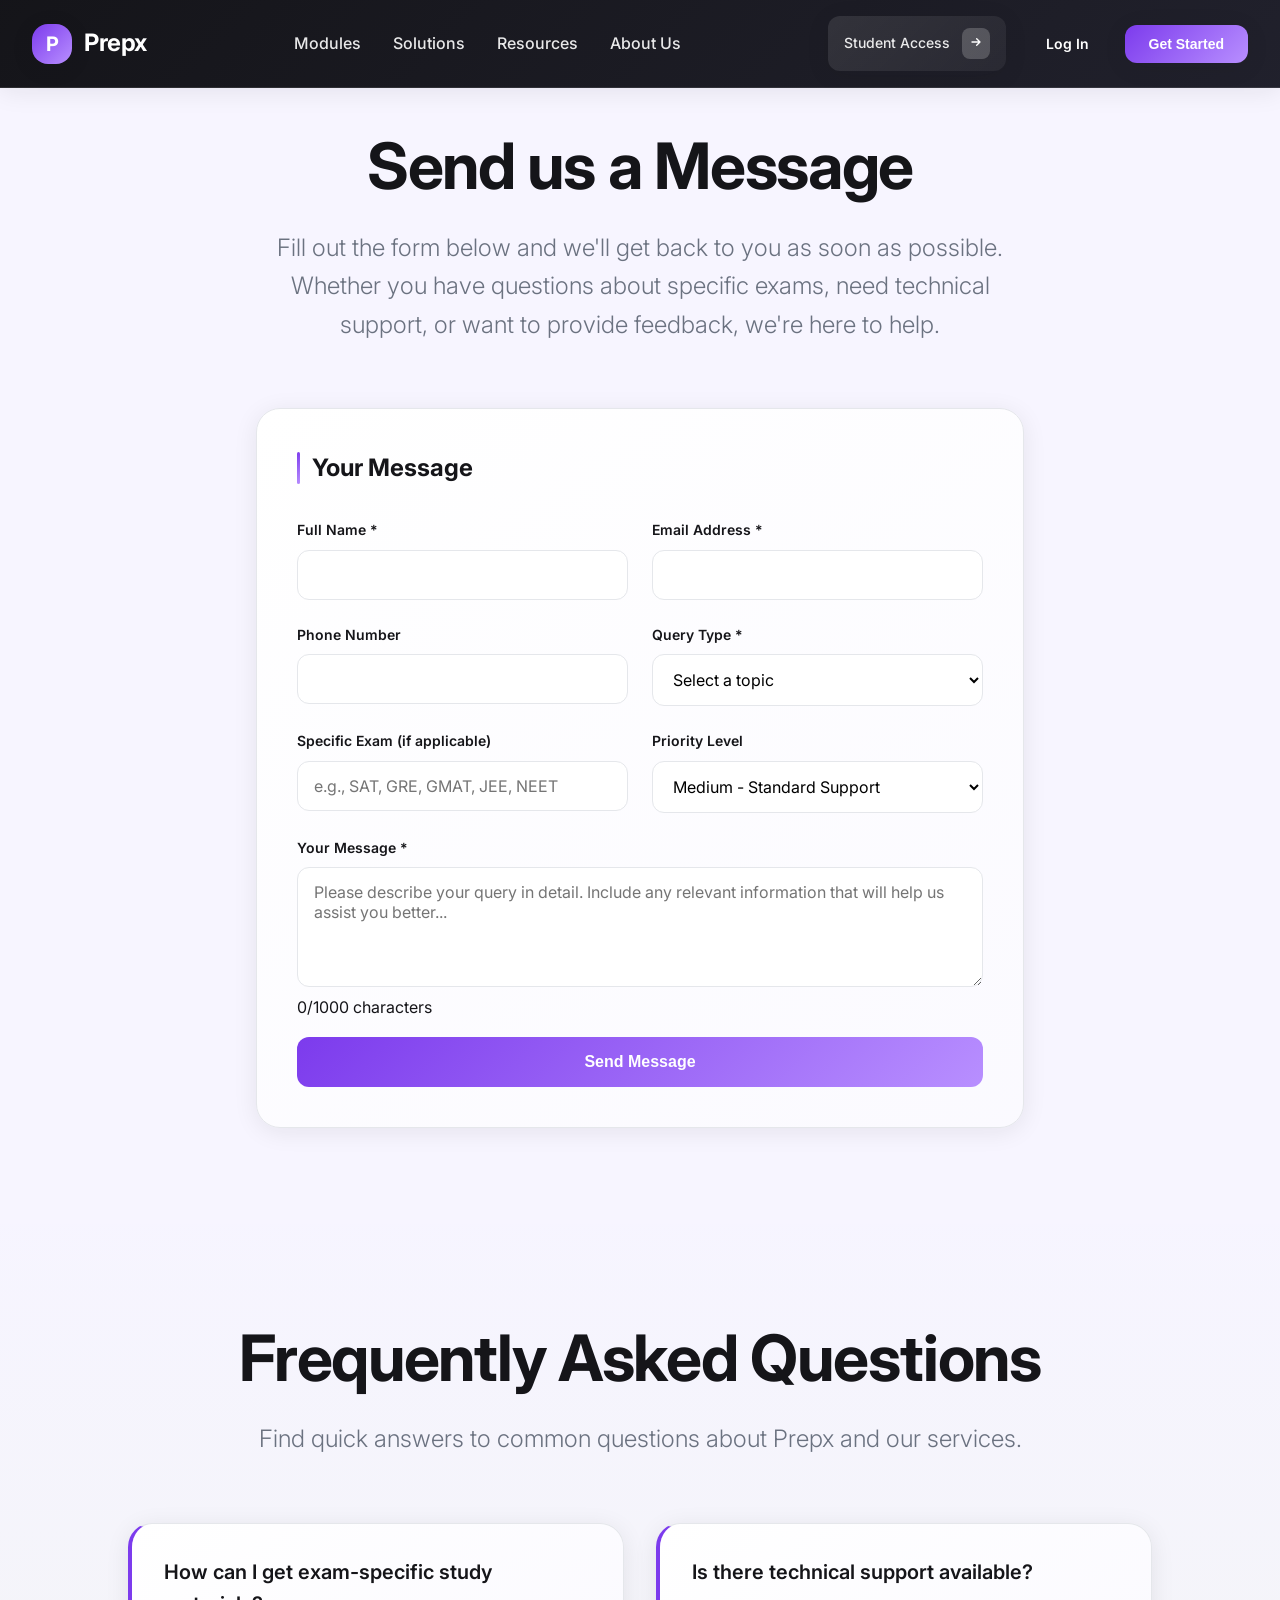
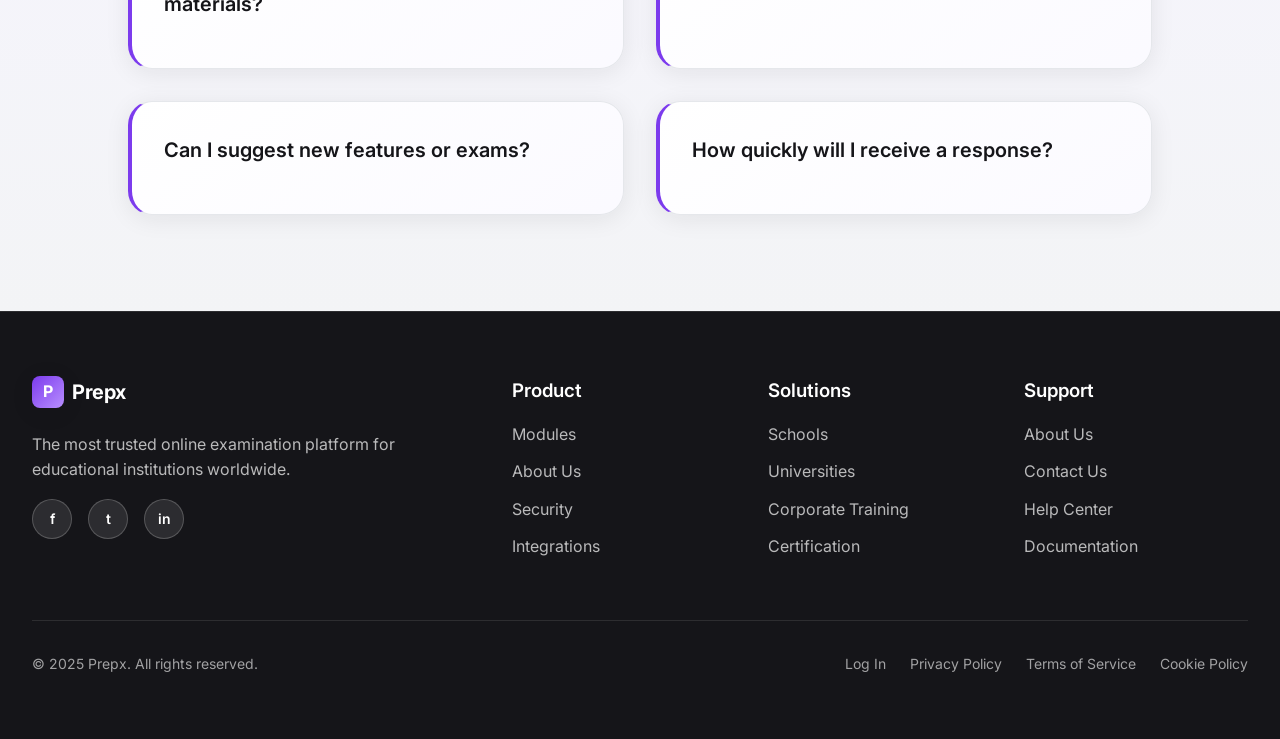
<file: contactus/contact.html>
<!DOCTYPE html>
<html lang="en">
  <head>
    <meta charset="UTF-8" />
    <meta name="viewport" content="width=device-width, initial-scale=1.0" />
    <title>Contact Us - PrepX</title>
    <link rel="preconnect" href="https://fonts.googleapis.com" />
    <link rel="preconnect" href="https://fonts.gstatic.com" crossorigin />
    <link
      href="https://fonts.googleapis.com/css2?family=Inter:wght@300;400;500;600;700;800;900&display=swap"
      rel="stylesheet"
    />
    <link rel="stylesheet" href="contact.css" />
  </head>
  <body>
    <!-- Header -->
    <header class="header">
      <div class="container">
        <div class="header-content">
          <!-- Logo -->
          <div class="logo">
            <a href="../landing/index.html" class="logo-link">
              <div class="logo-icon">
                <span>P</span>
              </div>
              <span class="logo-text">Prepx</span>
            </a>
          </div>

          <!-- Navigation -->
          <nav class="nav" id="primaryNav">
            <a href="../modules/module.html" class="nav-item">Modules</a>
            <a href="../landing/index.html#solutions" class="nav-item"
              >Solutions</a
            >
            <a href="../landing/index.html#footer" class="nav-item"
              >Resources</a
            >
            <a href="../about us/aboutus.html" class="nav-item">About Us</a>
          </nav>

          <!-- Mobile Menu Toggle -->
          <button
            class="mobile-menu-toggle"
            id="mobileMenuToggle"
            aria-label="Toggle mobile menu"
          >
            <svg
              width="24"
              height="24"
              fill="none"
              stroke="currentColor"
              viewBox="0 0 24 24"
            >
              <path
                stroke-linecap="round"
                stroke-linejoin="round"
                stroke-width="2"
                d="M4 6h16M4 12h16M4 18h16"
              />
            </svg>
          </button>

          <!-- Auth Buttons -->
          <div class="header-buttons">
            <div class="student-access">
              <span>Student Access</span>
              <button class="access-btn">
                <svg
                  width="16"
                  height="16"
                  fill="none"
                  stroke="currentColor"
                  viewBox="0 0 24 24"
                >
                  <path
                    stroke-linecap="round"
                    stroke-linejoin="round"
                    stroke-width="2"
                    d="M13 7l5 5m0 0l-5 5m5-5H6"
                  />
                </svg>
              </button>
            </div>
            <div class="auth-buttons">
              <a href="../login/login.html" class="btn btn-ghost">Log In</a>
              <button class="btn btn-cta" id="getStartedBtn">
                Get Started
              </button>
            </div>
          </div>
        </div>
      </div>
    </header>

    <!-- Contact Form Section -->
    <section class="contact-section">
      <div class="container">
        <div class="contact-container">
          <div class="contact-header">
            <h2 class="section-title">Send us a Message</h2>
            <p class="section-description">
              Fill out the form below and we'll get back to you as soon as
              possible. Whether you have questions about specific exams, need
              technical support, or want to provide feedback, we're here to
              help.
            </p>
          </div>

          <div class="contact-grid">
            <div class="contact-form">
              <h3>Your Message</h3>
              <form id="contactForm">
                <div class="form-grid">
                  <div class="form-field">
                    <label for="name">Full Name *</label>
                    <input type="text" id="name" name="name" required />
                  </div>

                  <div class="form-field">
                    <label for="email">Email Address *</label>
                    <input type="email" id="email" name="email" required />
                  </div>

                  <div class="form-field">
                    <label for="phone">Phone Number</label>
                    <input type="tel" id="phone" name="phone" />
                  </div>

                  <div class="form-field">
                    <label for="subject">Query Type *</label>
                    <select id="subject" name="subject" required>
                      <option value="">Select a topic</option>
                      <option value="exam-query">Exam Information</option>
                      <option value="website-issue">Website Issues</option>
                      <option value="account-support">Account Support</option>
                      <option value="technical-help">Technical Help</option>
                      <option value="course-inquiry">Course Inquiry</option>
                      <option value="billing">Billing & Payments</option>
                      <option value="feedback">Feedback & Suggestions</option>
                      <option value="other">Other</option>
                    </select>
                  </div>

                  <div class="form-field">
                    <label for="exam">Specific Exam (if applicable)</label>
                    <input
                      type="text"
                      id="exam"
                      name="exam"
                      placeholder="e.g., SAT, GRE, GMAT, JEE, NEET"
                    />
                  </div>

                  <div class="form-field">
                    <label for="priority">Priority Level</label>
                    <select id="priority" name="priority">
                      <option value="low">Low - General Inquiry</option>
                      <option value="medium" selected>
                        Medium - Standard Support
                      </option>
                      <option value="high">High - Urgent Issue</option>
                    </select>
                  </div>
                </div>

                <div class="form-field full-width">
                  <label for="message">Your Message *</label>
                  <textarea
                    id="message"
                    name="message"
                    placeholder="Please describe your query in detail. Include any relevant information that will help us assist you better..."
                    required
                  ></textarea>
                </div>

                <button type="submit" class="submit-btn" id="submitBtn">
                  Send Message
                </button>

                <div class="success-message" id="successMessage">
                  ✅ Thank you for your message! We'll get back to you within 24
                  hours.
                </div>
              </form>
            </div>
          </div>
        </div>
      </div>
    </section>

    <!-- FAQ Section -->
    <section class="faq-section">
      <div class="container">
        <div class="faq-container">
          <div class="faq-header">
            <h2 class="section-title">Frequently Asked Questions</h2>
            <p class="section-description">
              Find quick answers to common questions about Prepx and our
              services.
            </p>
          </div>

          <div class="faq-grid">
            <div class="faq-item">
              <h3>How can I get exam-specific study materials?</h3>
              <p>
                Browse our exam categories or contact us with your specific exam
                name. We provide tailored resources for most competitive exams
                including JEE, NEET, SAT, GRE, GMAT, and more.
              </p>
            </div>

            <div class="faq-item">
              <h3>Is there technical support available?</h3>
              <p>
                Yes! Our technical team is available to help with website
                issues, login problems, platform navigation, and any other
                technical difficulties you may encounter.
              </p>
            </div>

            <div class="faq-item">
              <h3>Can I suggest new features or exams?</h3>
              <p>
                Absolutely! We value user feedback and actively work on
                improving our platform. Use the contact form to suggest new
                features, exams, or improvements.
              </p>
            </div>

            <div class="faq-item">
              <h3>How quickly will I receive a response?</h3>
              <p>
                We typically respond within 2-4 hours during business hours (9
                AM - 6 PM EST), and within 24 hours for all other times. Urgent
                technical issues are prioritized.
              </p>
            </div>
          </div>
        </div>
      </div>
    </section>

    <!-- Footer -->
    <footer id="footer" class="footer">
      <div class="container">
        <!-- Footer Links -->
        <div class="footer-content">
          <div class="footer-column">
            <div class="footer-logo">
              <div class="logo-icon">
                <span>P</span>
              </div>
              <span class="logo-text">Prepx</span>
            </div>
            <p class="footer-description">
              The most trusted online examination platform for educational
              institutions worldwide.
            </p>
            <div class="social-links">
              <a
                href="#"
                class="social-link"
                aria-label="Visit our Facebook"
                rel="nofollow noopener"
                >f</a
              >
              <a
                href="#"
                class="social-link"
                aria-label="Visit our Twitter"
                rel="nofollow noopener"
                >t</a
              >
              <a
                href="#"
                class="social-link"
                aria-label="Visit our LinkedIn"
                rel="nofollow noopener"
                >in</a
              >
            </div>
          </div>

          <div class="footer-column">
            <h3>Product</h3>
            <ul>
              <li><a href="../modules/module.html">Modules</a></li>
              <li><a href="../about us/aboutus.html">About Us</a></li>
              <li><a href="#security">Security</a></li>
              <li><a href="#integrations">Integrations</a></li>
            </ul>
          </div>

          <div class="footer-column">
            <h3>Solutions</h3>
            <ul>
              <li><a href="#">Schools</a></li>
              <li><a href="#">Universities</a></li>
              <li><a href="#">Corporate Training</a></li>
              <li><a href="#">Certification</a></li>
            </ul>
          </div>

          <div class="footer-column">
            <h3>Support</h3>
            <ul>
              <li><a href="../about us/aboutus.html">About Us</a></li>
              <li><a href="contact.html">Contact Us</a></li>
              <li><a href="#">Help Center</a></li>
              <li><a href="#">Documentation</a></li>
            </ul>
          </div>
        </div>

        <!-- Bottom Bar -->
        <div class="footer-bottom">
          <p>&copy; 2025 Prepx. All rights reserved.</p>
          <div class="footer-links">
            <a href="../login/login.html">Log In</a>
            <a href="#">Privacy Policy</a>
            <a href="#">Terms of Service</a>
            <a href="#">Cookie Policy</a>
          </div>
        </div>
      </div>
    </footer>

    <script src="contact.js"></script>
  </body>
</html>
</file>
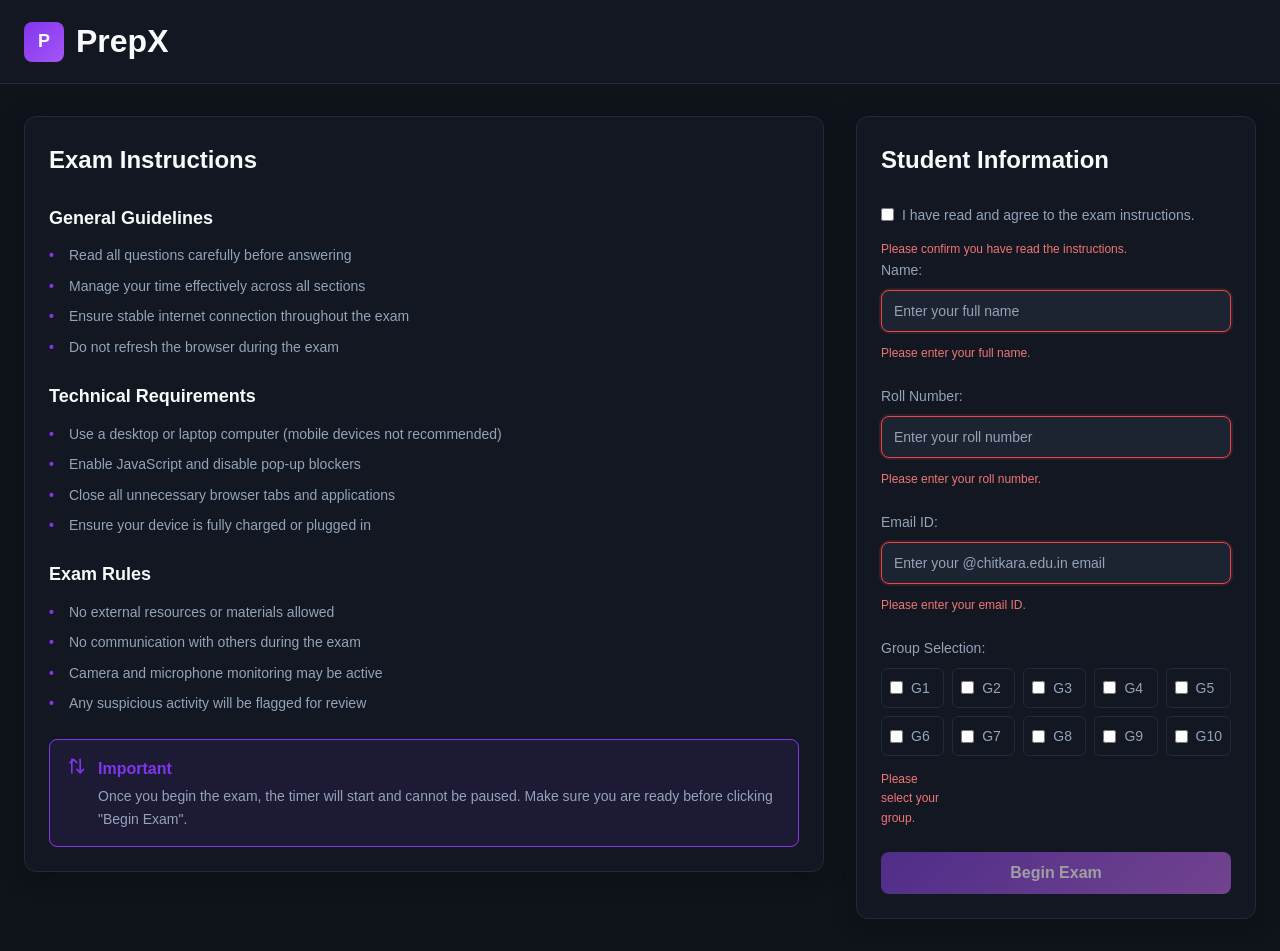
<file: exam page/exam-page.html>
<!DOCTYPE html>
<html lang="en">
<head>
    <meta charset="UTF-8">
    <meta name="viewport" content="width=device-width, initial-scale=1.0">
    <title>PrepX - Online Exam Platform</title>
    <meta name="description" content="Secure online examination platform for Computer Science assessments">
    <link rel="stylesheet" href="exam-page.css">
</head>
<body>
    <!-- Exam Header -->
    <header class="exam-header">
        <div class="header-container">
            <div class="header-content">
                <div class="logo-container">
                    <span class="logo-text">P</span>
                </div>
                <div class="header-info">
                    <h1 class="platform-title">PrepX</h1>
                </div>
            </div>
        </div>
    </header>

    <!-- Main Content -->
    <main class="main-container">
        <div class="content-grid">
            <!-- Exam Instructions Section -->
            <div class="instructions-section">
                <div class="instructions-card">
                    <header class="instructions-header">
                        <h2 class="instructions-title">Exam Instructions</h2>
                    </header>

                    <div class="instructions-content">
                        <section class="instruction-section">
                            <h3 class="section-title">General Guidelines</h3>
                            <ul class="instruction-list">
                                <li>Read all questions carefully before answering</li>
                                <li>Manage your time effectively across all sections</li>
                                <li>Ensure stable internet connection throughout the exam</li>
                                <li>Do not refresh the browser during the exam</li>
                            </ul>
                        </section>

                        <section class="instruction-section">
                            <h3 class="section-title">Technical Requirements</h3>
                            <ul class="instruction-list">
                                <li>Use a desktop or laptop computer (mobile devices not recommended)</li>
                                <li>Enable JavaScript and disable pop-up blockers</li>
                                <li>Close all unnecessary browser tabs and applications</li>
                                <li>Ensure your device is fully charged or plugged in</li>
                            </ul>
                        </section>

                        <section class="instruction-section">
                            <h3 class="section-title">Exam Rules</h3>
                            <ul class="instruction-list">
                                <li>No external resources or materials allowed</li>
                                <li>No communication with others during the exam</li>
                                <li>Camera and microphone monitoring may be active</li>
                                <li>Any suspicious activity will be flagged for review</li>
                            </ul>
                        </section>

                        <div class="important-notice">
                            <svg class="alert-icon" viewBox="0 0 24 24" fill="none" stroke="currentColor" stroke-width="2" stroke-linecap="round" stroke-linejoin="round">
                                <path d="m21 16-4 4-4-4"/>
                                <path d="M17 20V4"/>
                                <path d="m13 8-4-4-4 4"/>
                                <path d="M7 4v16"/>
                            </svg>
                            <div>
                                <h3 class="notice-title">Important</h3>
                                <p class="notice-text">Once you begin the exam, the timer will start and cannot be paused. Make sure you are ready before clicking "Begin Exam".</p>
                            </div>
                        </div>
                    </div>
                </div>
            </div>

            <!-- Student Form Section -->
            <div class="form-section">
                <aside class="student-form-container">
                    <header class="student-form-header">
                        <h2>Student Information</h2>
                    </header>
                    
                    <form class="student-form" id="studentForm">
                        <div class="form-field">
                            <label for="name" class="form-label">Name:</label>
                            <input
                                id="name"
                                name="name"
                                type="text"
                                class="form-input"
                                placeholder="Enter your full name"
                                required
                            />
                        </div>

                        <div class="form-field">
                            <label for="rollNumber" class="form-label">Roll Number:</label>
                            <input
                                id="rollNumber"
                                name="rollNumber"
                                type="text"
                                class="form-input"
                                placeholder="Enter your roll number"
                                required
                            />
                        </div>

                        <div class="form-field">
                            <label for="email" class="form-label">Email ID:</label>
                            <input
                                id="email"
                                name="email"
                                type="email"
                                class="form-input"
                                placeholder="Enter your @chitkara.edu.in email"
                                pattern="[a-zA-Z0-9._%+-]+@chitkara\.edu\.in$"
                                title="Please enter a valid @chitkara.edu.in email address"
                                required
                            />
                        </div>

                        <div class="form-field">
                            <label class="form-label">Group Selection:</label>
                            <div class="group-selection">
                                <label class="group-item">
                                    <input type="checkbox" name="group" value="G1" class="group-checkbox" />
                                    <span class="group-label">G1</span>
                                </label>
                                <label class="group-item">
                                    <input type="checkbox" name="group" value="G2" class="group-checkbox" />
                                    <span class="group-label">G2</span>
                                </label>
                                <label class="group-item">
                                    <input type="checkbox" name="group" value="G3" class="group-checkbox" />
                                    <span class="group-label">G3</span>
                                </label>
                                <label class="group-item">
                                    <input type="checkbox" name="group" value="G4" class="group-checkbox" />
                                    <span class="group-label">G4</span>
                                </label>
                                <label class="group-item">
                                    <input type="checkbox" name="group" value="G5" class="group-checkbox" />
                                    <span class="group-label">G5</span>
                                </label>
                                <label class="group-item">
                                    <input type="checkbox" name="group" value="G6" class="group-checkbox" />
                                    <span class="group-label">G6</span>
                                </label>
                                <label class="group-item">
                                    <input type="checkbox" name="group" value="G7" class="group-checkbox" />
                                    <span class="group-label">G7</span>
                                </label>
                                <label class="group-item">
                                    <input type="checkbox" name="group" value="G8" class="group-checkbox" />
                                    <span class="group-label">G8</span>
                                </label>
                                <label class="group-item">
                                    <input type="checkbox" name="group" value="G9" class="group-checkbox" />
                                    <span class="group-label">G9</span>
                                </label>
                                <label class="group-item">
                                    <input type="checkbox" name="group" value="G10" class="group-checkbox" />
                                    <span class="group-label">G10</span>
                                </label>
                            </div>
                        </div>

                        <button type="submit" class="submit-button">
                            Begin Exam
                        </button>
                    </form>
                </aside>
            </div>
        </div>
    </main>
<script src="exam.js" defer></script>
</body>
</html>
</file>
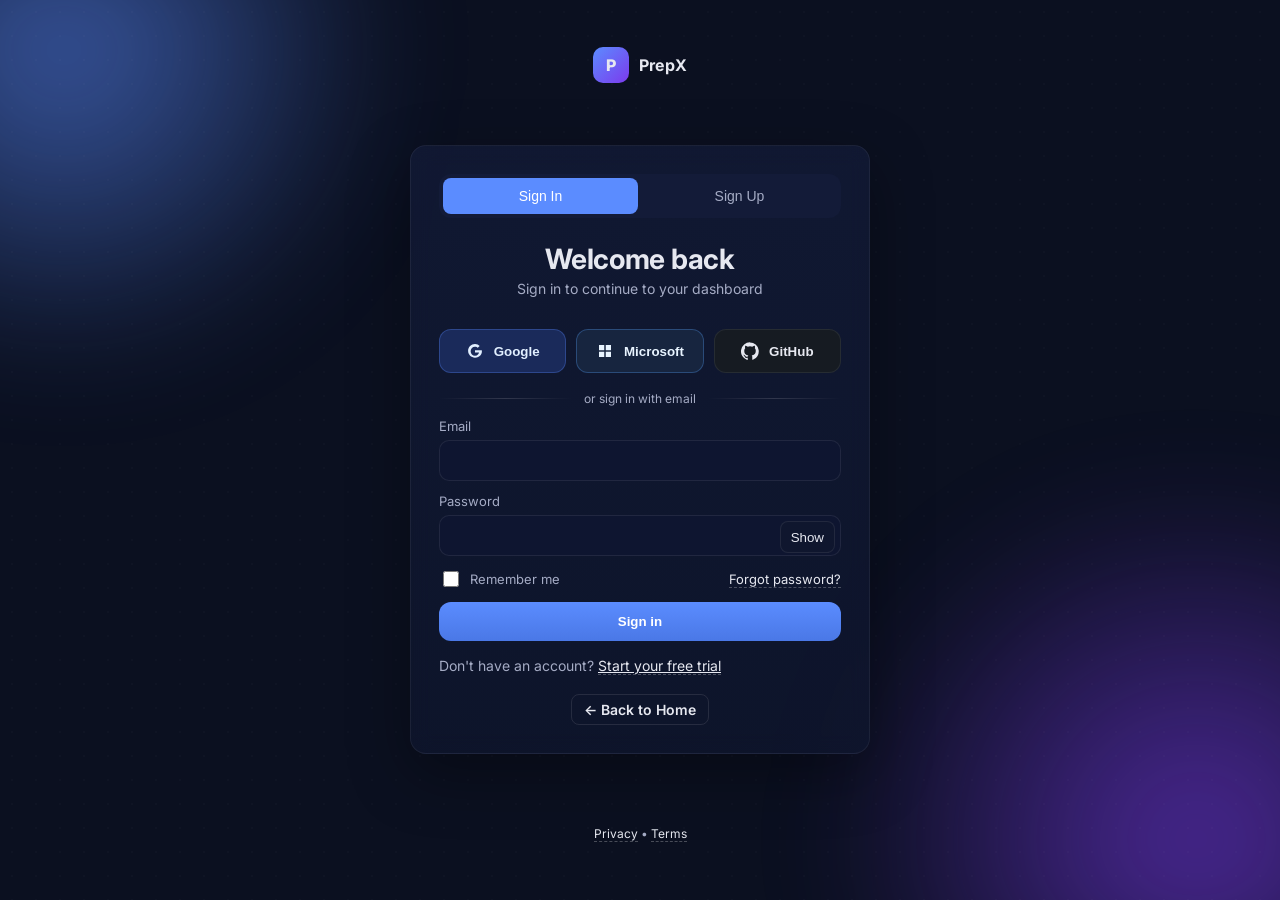
<file: login/login.html>
<!DOCTYPE html>
<html lang="en">
  <head>
    <meta charset="UTF-8" />
    <meta name="viewport" content="width=device-width, initial-scale=1.0" />
    <title>Sign in - PrepX</title>
    <meta
      name="description"
      content="Sign in to PrepX to manage and take exams."
    />
    <link rel="preconnect" href="https://fonts.googleapis.com" />
    <link rel="preconnect" href="https://fonts.gstatic.com" crossorigin />
    <link
      href="https://fonts.googleapis.com/css2?family=Inter:wght@300;400;500;600;700;800;900&display=swap"
      rel="stylesheet"
    />
    <link rel="stylesheet" href="login.css" />
  </head>
  <body>
    <main class="auth-page" id="mainContent">
      <div class="auth-bg">
        <div class="bg-gradient-1"></div>
        <div class="bg-gradient-2"></div>
        <div class="bg-grid"></div>
      </div>

      <a class="skip-link" href="#signinCard">Skip to sign in</a>

      <div class="auth-container">
        <a class="brand" href="../landing/index.html" aria-label="Back to home">
          <div class="logo-icon"><span>P</span></div>
          <span class="logo-text">PrepX</span>
        </a>

        <section class="auth-card" id="signinCard" aria-labelledby="authTitle">
          <header class="auth-header">
            <div class="auth-tabs">
              <button class="auth-tab active" data-tab="signin">Sign In</button>
              <button class="auth-tab" data-tab="signup">Sign Up</button>
            </div>
            <h1 id="authTitle">Welcome back</h1>
            <p class="subtitle">Sign in to continue to your dashboard</p>
          </header>

          <div class="social-buttons" aria-label="Sign in with social account">
            <button
              class="btn btn-social google"
              data-provider="google"
              aria-label="Google"
            >
              <svg viewBox="0 0 24 24" aria-hidden="true">
                <path
                  d="M21.35 11.1H12v2.9h5.35c-.25 1.5-1.7 4.3-5.35 4.3-3.2 0-5.8-2.7-5.8-6s2.6-6 5.8-6c1.8 0 3 .8 3.7 1.5l2.5-2.4C16.8 3.5 14.6 2.5 12 2.5 6.9 2.5 2.8 6.6 2.8 11.7S6.9 20.9 12 20.9c6.6 0 9.2-4.6 9.2-8.1 0-.6-.06-1.02-.15-1.7z"
                ></path>
              </svg>
              Google
            </button>
            <button
              class="btn btn-social microsoft"
              data-provider="microsoft"
              aria-label="Microsoft"
            >
              <svg viewBox="0 0 24 24" aria-hidden="true">
                <path
                  d="M4 4h7v7H4zM13 4h7v7h-7zM4 13h7v7H4zM13 13h7v7h-7z"
                ></path>
              </svg>
              Microsoft
            </button>
            <button
              class="btn btn-social github"
              data-provider="github"
              aria-label="GitHub"
            >
              <svg viewBox="0 0 24 24" aria-hidden="true">
                <path
                  d="M12 .5a12 12 0 00-3.79 23.4c.6.1.82-.26.82-.58v-2.2c-3.34.73-4.04-1.61-4.04-1.61-.55-1.4-1.35-1.78-1.35-1.78-1.1-.77.08-.75.08-.75 1.2.08 1.84 1.25 1.84 1.25 1.07 1.84 2.82 1.31 3.5 1 .1-.8.42-1.32.76-1.62-2.67-.31-5.47-1.36-5.47-6.06 0-1.34.47-2.44 1.25-3.3-.13-.31-.54-1.57.12-3.27 0 0 1.01-.32 3.3 1.25a11.3 11.3 0 016 0c2.3-1.57 3.3-1.25 3.3-1.25.66 1.7.25 2.96.12 3.27.78.86 1.25 1.96 1.25 3.3 0 4.7-2.8 5.75-5.48 6.06.43.37.81 1.1.81 2.24v3.32c0 .32.22.68.82.58A12 12 0 0012 .5z"
                ></path>
              </svg>
              GitHub
            </button>
          </div>

          <div class="divider" role="separator" aria-label="or">
            <span>or sign in with email</span>
          </div>

          <form
            id="emailForm"
            class="auth-form"
            autocomplete="on"
            aria-hidden="false"
          >
            <div class="form-field">
              <label for="email">Email</label>
              <input
                type="email"
                id="email"
                name="email"
                autocomplete="email"
                required
              />
            </div>
            <div class="form-field password-field">
              <label for="password">Password</label>
              <div class="password-input">
                <input
                  type="password"
                  id="password"
                  name="password"
                  autocomplete="current-password"
                  required
                />
                <button
                  type="button"
                  class="toggle-password"
                  aria-label="Show password"
                  aria-pressed="false"
                >
                  Show
                </button>
              </div>
            </div>
            <div class="form-meta">
              <label class="checkbox">
                <input type="checkbox" id="remember" name="remember" />
                <span>Remember me</span>
              </label>
              <a href="#" class="link">Forgot password?</a>
            </div>
            <button type="submit" class="btn btn-primary">Sign in</button>
          </form>

          <p class="auth-footer">
            Don't have an account?
            <a class="link" href="../landing/index.html#pricing"
              >Start your free trial</a
            >
          </p>

          <div class="auth-actions">
            <a href="../landing/index.html" class="btn btn-ghost btn-sm">
              ← Back to Home
            </a>
          </div>
        </section>

        <!-- Sign Up Form (Hidden by default) -->
        <section
          class="auth-card hidden"
          id="signupCard"
          aria-labelledby="signupTitle"
        >
          <header class="auth-header">
            <div class="auth-tabs">
              <button class="auth-tab" data-tab="signin">Sign In</button>
              <button class="auth-tab active" data-tab="signup">Sign Up</button>
            </div>
            <h1 id="signupTitle">Create your account</h1>
            <p class="subtitle">Join Prepx and start today</p>
          </header>

          <div class="social-buttons" aria-label="Sign up with social account">
            <button
              class="btn btn-social google"
              data-provider="google"
              aria-label="Google"
            >
              <svg viewBox="0 0 24 24" aria-hidden="true">
                <path
                  d="M21.35 11.1H12v2.9h5.35c-.25 1.5-1.7 4.3-5.35 4.3-3.2 0-5.8-2.7-5.8-6s2.6-6 5.8-6c1.8 0 3 .8 3.7 1.5l2.5-2.4C16.8 3.5 14.6 2.5 12 2.5 6.9 2.5 2.8 6.6 2.8 11.7S6.9 20.9 12 20.9c6.6 0 9.2-4.6 9.2-8.1 0-.6-.06-1.02-.15-1.7z"
                ></path>
              </svg>
              Google
            </button>
            <button
              class="btn btn-social microsoft"
              data-provider="microsoft"
              aria-label="Microsoft"
            >
              <svg viewBox="0 0 24 24" aria-hidden="true">
                <path
                  d="M4 4h7v7H4zM13 4h7v7h-7zM4 13h7v7H4zM13 13h7v7h-7z"
                ></path>
              </svg>
              Microsoft
            </button>
            <button
              class="btn btn-social github"
              data-provider="github"
              aria-label="GitHub"
            >
              <svg viewBox="0 0 24 24" aria-hidden="true">
                <path
                  d="M12 .5a12 12 0 00-3.79 23.4c.6.1.82-.26.82-.58v-2.2c-3.34.73-4.04-1.61-4.04-1.61-.55-1.4-1.35-1.78-1.35-1.78-1.1-.77.08-.75.08-.75 1.2.08 1.84 1.25 1.84 1.25 1.07 1.84 2.82 1.31 3.5 1 .1-.8.42-1.32.76-1.62-2.67-.31-5.47-1.36-5.47-6.06 0-1.34.47-2.44 1.25-3.3-.13-.31-.54-1.57.12-3.27 0 0 1.01-.32 3.3 1.25a11.3 11.3 0 016 0c2.3-1.57 3.3-1.25 3.3-1.25.66 1.7.25 2.96.12 3.27.78.86 1.25 1.96 1.25 3.3 0 4.7-2.8 5.75-5.48 6.06.43.37.81 1.1.81 2.24v3.32c0 .32.22.68.82.58A12 12 0 0012 .5z"
                ></path>
              </svg>
              GitHub
            </button>
          </div>

          <div class="divider" role="separator" aria-label="or">
            <span>or sign up with email</span>
          </div>

          <form
            id="signupForm"
            class="auth-form"
            autocomplete="on"
            aria-hidden="true"
          >
            <div class="form-field">
              <label for="signupName">Full Name</label>
              <input
                type="text"
                id="signupName"
                name="name"
                autocomplete="name"
                required
              />
            </div>
            <div class="form-field">
              <label for="signupEmail">Email</label>
              <input
                type="email"
                id="signupEmail"
                name="email"
                autocomplete="email"
                required
              />
            </div>
            <div class="form-field password-field">
              <label for="signupPassword">Password</label>
              <div class="password-input">
                <input
                  type="password"
                  id="signupPassword"
                  name="password"
                  autocomplete="new-password"
                  required
                />
                <button
                  type="button"
                  class="toggle-password"
                  aria-label="Show password"
                  aria-pressed="false"
                >
                  Show
                </button>
              </div>
            </div>
            <div class="form-field">
              <label for="signupConfirmPassword">Confirm Password</label>
              <div class="password-input">
                <input
                  type="password"
                  id="signupConfirmPassword"
                  name="confirmPassword"
                  autocomplete="new-password"
                  required
                />
                <!-- <button
                  type="button"
                  class="toggle-password"
                  aria-label="Show password"
                  aria-pressed="false"
                >
                  Show
                </button> -->
              </div>
            </div>
            <button type="submit" class="btn btn-primary">
              Create Account
            </button>
          </form>

          <p class="auth-footer">
            Already have an account?
            <a class="link" href="#" data-action="switch-to-signin"
              >Sign in here</a
            >
          </p>

          <div class="auth-actions">
            <a href="../landing/index.html" class="btn btn-ghost btn-sm">
              ← Back to Home
            </a>
          </div>
        </section>

        <footer class="legal">
          <p>
            <a href="#" class="link">Privacy</a> •
            <a href="#" class="link">Terms</a>
          </p>
        </footer>
      </div>
    </main>

    <script src="login.js"></script>
  </body>
</html>
</file>
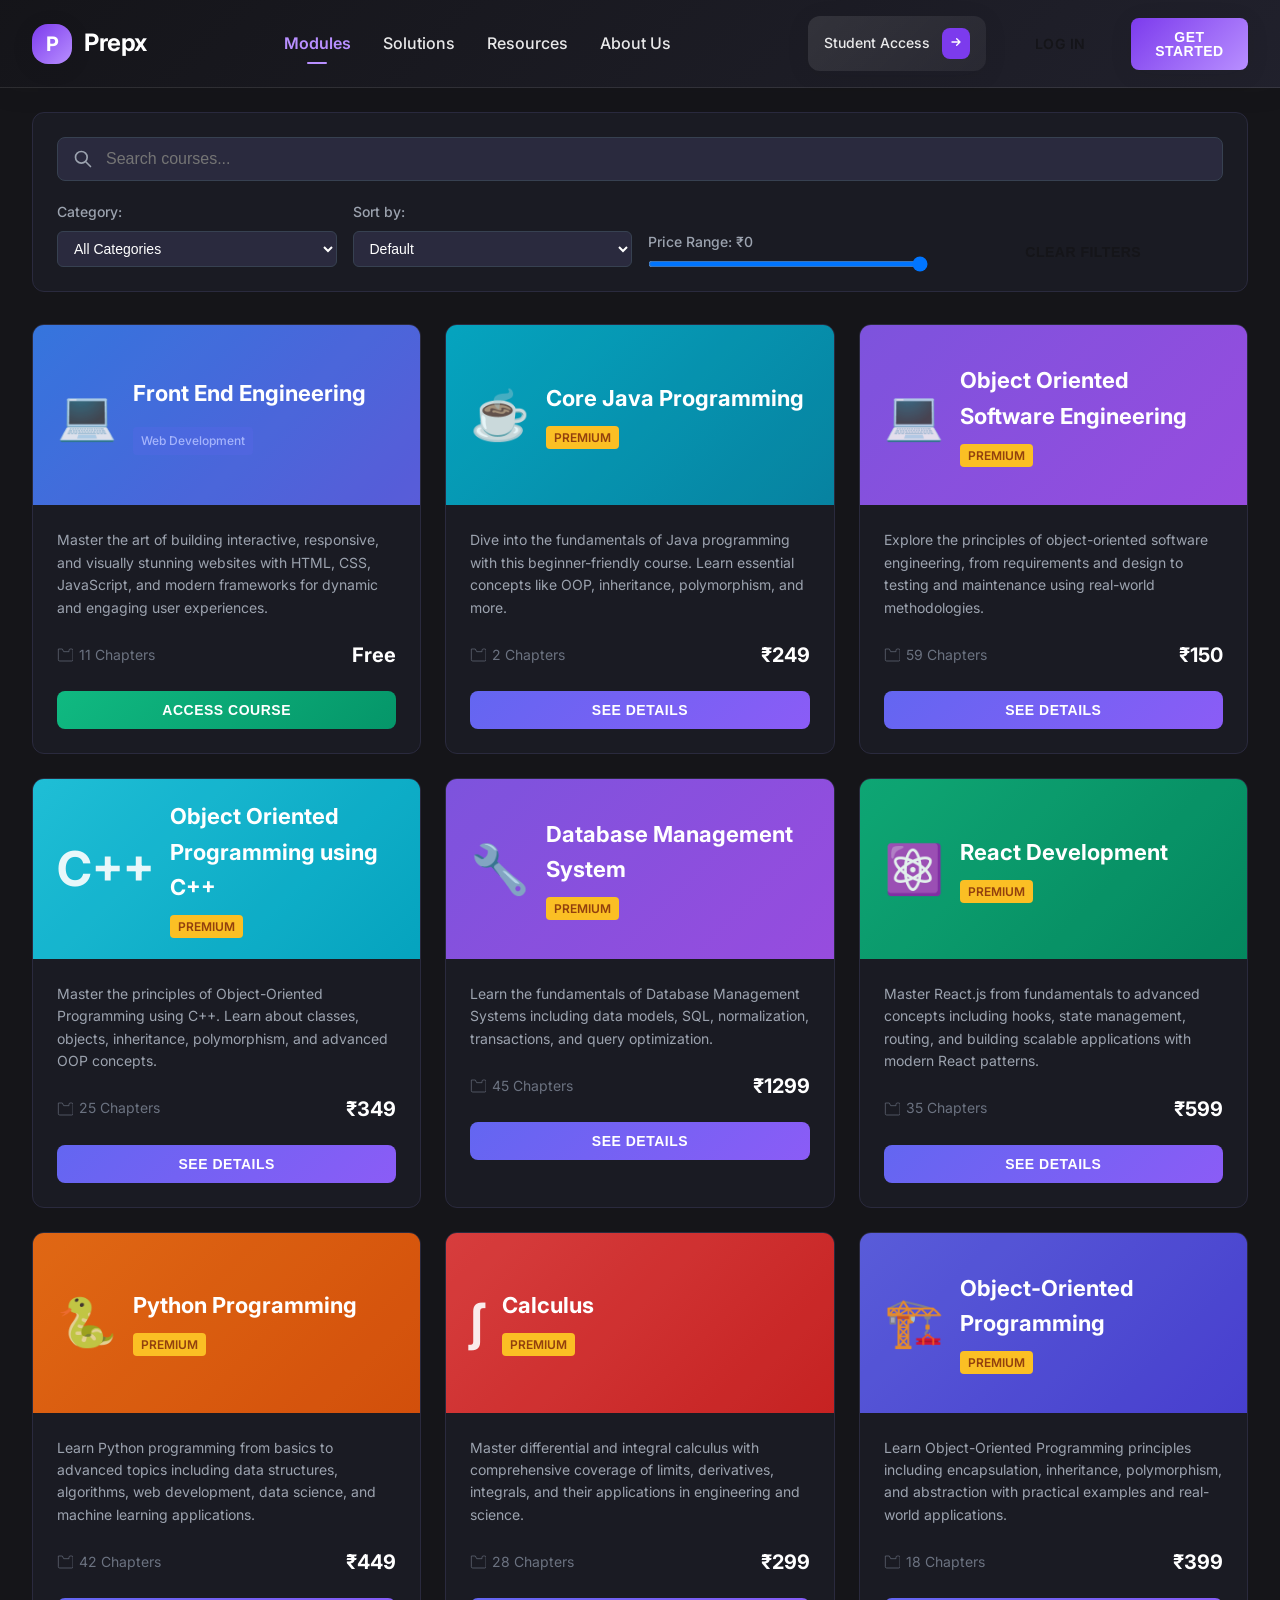
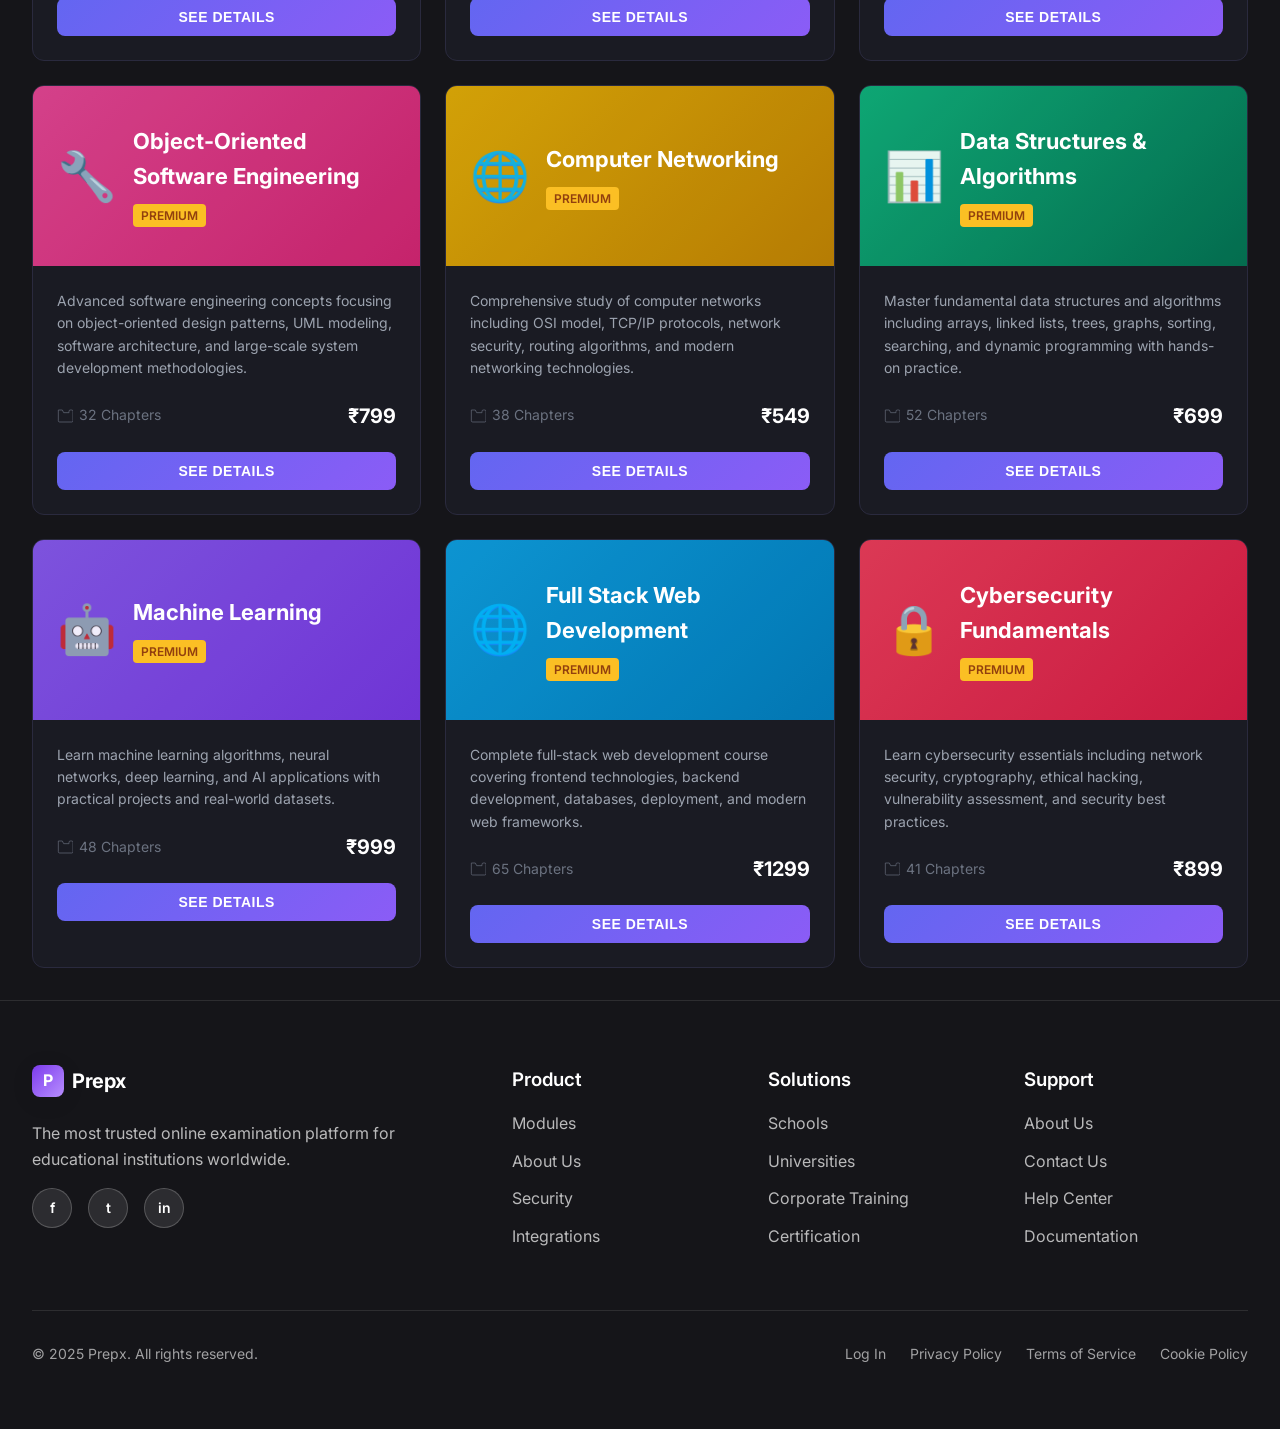
<file: modules/module.html>
<!DOCTYPE html>
<html lang="en">
  <head>
    <meta charset="UTF-8" />
    <meta name="viewport" content="width=device-width, initial-scale=1.0" />
    <title>PrepX - Module</title>
    <link rel="preconnect" href="https://fonts.googleapis.com" />
    <link rel="preconnect" href="https://fonts.gstatic.com" crossorigin />
    <link
      href="https://fonts.googleapis.com/css2?family=Inter:wght@300;400;500;600;700;800;900&display=swap"
      rel="stylesheet"
    />
    <link rel="stylesheet" href="module.css" />
  </head>
  <body>
    <a href="#mainContent" class="skip-link"> </a>
    <!-- Header -->
    <header class="header">
      <div class="container">
        <div class="header-content">
          <!-- Logo -->
          <div class="logo">
            <a href="../landing/index.html" class="logo-link">
              <div class="logo-icon">
                <span>P</span>
              </div>
              <span class="logo-text">Prepx</span>
            </a>
          </div>

          <!-- Mobile Menu Toggle -->
          <label for="mobile-menu-toggle" class="mobile-menu-toggle">
            <svg
              width="24"
              height="24"
              fill="none"
              stroke="currentColor"
              viewBox="0 0 24 24"
            >
              <path
                stroke-linecap="round"
                stroke-linejoin="round"
                stroke-width="2"
                d="M4 6h16M4 12h16M4 18h16"
              />
            </svg>
          </label>
          <input
            type="checkbox"
            id="mobile-menu-toggle"
            class="mobile-menu-checkbox"
          />

          <!-- Navigation -->
          <nav class="nav" id="primaryNav">
            <a href="module.html" class="nav-item active">Modules</a>
            <a href="../landing/index.html#solutions" class="nav-item"
              >Solutions</a
            >
            <a href="../landing/index.html#footer" class="nav-item"
              >Resources</a
            >
            <a href="../about us/aboutus.html" class="nav-item">About Us</a>
          </nav>

          <!-- Auth Buttons -->
          <div class="header-buttons">
            <div class="student-access">
              <span>Student Access</span>
              <button class="access-btn">
                <svg
                  width="16"
                  height="16"
                  fill="none"
                  stroke="currentColor"
                  viewBox="0 0 24 24"
                >
                  <path
                    stroke-linecap="round"
                    stroke-linejoin="round"
                    stroke-width="2"
                    d="M13 7l5 5m0 0l-5 5m5-5H6"
                  />
                </svg>
              </button>
            </div>
            <div class="auth-buttons">
              <a href="../login/login.html" class="btn btn-ghost">Log In</a>
              <button class="btn btn-cta" id="getStartedBtn">
                Get Started
              </button>
            </div>
          </div>
        </div>
      </div>
    </header>

    <!-- Main Content -->
    <main class="main-content">
      <div class="container">
        <!-- Search and Filter Controls -->
        <div class="search-controls">
          <div class="search-bar">
            <input
              type="text"
              id="searchInput"
              placeholder="Search courses..."
            />
            <svg
              class="search-icon"
              viewBox="0 0 24 24"
              fill="none"
              stroke="currentColor"
            >
              <path
                stroke-linecap="round"
                stroke-linejoin="round"
                stroke-width="2"
                d="M21 21l-6-6m2-5a7 7 0 11-14 0 7 7 0 0114 0z"
              />
            </svg>
          </div>

          <div class="filter-controls">
            <div class="filter-group">
              <label for="categoryFilter">Category:</label>
              <select id="categoryFilter">
                <option value="">All Categories</option>
                <option value="programming">Programming</option>
                <option value="mathematics">Mathematics</option>
                <option value="engineering">Engineering</option>
                <option value="web-development">Web Development</option>
                <option value="data-science">Data Science</option>
                <option value="security">Security</option>
              </select>
            </div>

            <div class="filter-group">
              <label for="sortBy">Sort by:</label>
              <select id="sortBy">
                <option value="default">Default</option>
                <option value="price-low">Price: Low to High</option>
                <option value="price-high">Price: High to Low</option>
                <option value="chapters-low">Chapters: Low to High</option>
                <option value="chapters-high">Chapters: High to Low</option>
                <option value="name">Name: A to Z</option>
              </select>
            </div>

            <div class="filter-group">
              <label for="priceRange"
                >Price Range: ₹<span id="priceValue">0</span></label
              >
              <input
                type="range"
                id="priceRange"
                min="0"
                max="1500"
                value="1500"
              />
            </div>

            <button id="clearFilters" class="btn btn-ghost">
              Clear Filters
            </button>
          </div>
        </div>

        <div class="courses-grid" id="coursesGrid">
          <!-- Course Card 1 - C Programming -->
          <div
            class="course-card"
            data-category="web-development"
            data-price="0"
            data-chapters="11"
            data-name="Front End Engineering"
          >
            <div class="course-header blue-gradient">
              <div class="course-icon">💻</div>
              <div class="course-title">
                <h3>Front End Engineering</h3>
                <div class="category-tag">Web Development</div>
              </div>
            </div>
            <div class="course-content">
              <p class="course-description">
                Master the art of building interactive, responsive, and visually
                stunning websites with HTML, CSS, JavaScript, and modern
                frameworks for dynamic and engaging user experiences.
              </p>
              <div class="course-meta">
                <div class="course-info">
                  <svg
                    class="icon"
                    viewBox="0 0 24 24"
                    fill="none"
                    stroke="currentColor"
                  >
                    <path
                      d="M2 3h6l2 4h8V5a2 2 0 0 1 2-2h2a2 2 0 0 1 2 2v14a2 2 0 0 1-2 2H4a2 2 0 0 1-2-2V3z"
                    ></path>
                  </svg>
                  <span>11 Chapters</span>
                </div>
                <div class="course-price">Free</div>
              </div>
              <button class="btn btn-success">Access Course</button>
            </div>
          </div>

          <!-- Course Card 2 - Java -->
          <div
            class="course-card"
            data-category="programming"
            data-price="249"
            data-chapters="2"
            data-name="Core Java Programming"
          >
            <div class="course-header teal-gradient">
              <div class="course-icon">☕</div>
              <div class="course-title">
                <h3>Core Java Programming</h3>
                <span class="premium-badge">Premium</span>
              </div>
            </div>
            <div class="course-content">
              <p class="course-description">
                Dive into the fundamentals of Java programming with this
                beginner-friendly course. Learn essential concepts like OOP,
                inheritance, polymorphism, and more.
              </p>
              <div class="course-meta">
                <div class="course-info">
                  <svg
                    class="icon"
                    viewBox="0 0 24 24"
                    fill="none"
                    stroke="currentColor"
                  >
                    <path
                      d="M2 3h6l2 4h8V5a2 2 0 0 1 2-2h2a2 2 0 0 1 2 2v14a2 2 0 0 1-2 2H4a2 2 0 0 1-2-2V3z"
                    ></path>
                  </svg>
                  <span>2 Chapters</span>
                </div>
                <div class="course-price">₹249</div>
              </div>
              <button class="btn btn-primary">See Details</button>
            </div>
          </div>

          <!-- Course Card 3 - DSA -->
          <div
            class="course-card"
            data-category="engineering"
            data-price="150"
            data-chapters="59"
            data-name="Object Oriented Software Engineering"
          >
            <div class="course-header purple-gradient">
              <div class="course-icon">💻</div>
              <div class="course-title">
                <h3>Object Oriented Software Engineering</h3>
                <span class="premium-badge">Premium</span>
              </div>
            </div>
            <div class="course-content">
              <p class="course-description">
                Explore the principles of object-oriented software engineering,
                from requirements and design to testing and maintenance using
                real-world methodologies.
              </p>
              <div class="course-meta">
                <div class="course-info">
                  <svg
                    class="icon"
                    viewBox="0 0 24 24"
                    fill="none"
                    stroke="currentColor"
                  >
                    <path
                      d="M2 3h6l2 4h8V5a2 2 0 0 1 2-2h2a2 2 0 0 1 2 2v14a2 2 0 0 1-2 2H4a2 2 0 0 1-2-2V3z"
                    ></path>
                  </svg>
                  <span>59 Chapters</span>
                </div>
                <div class="course-price">₹150</div>
              </div>
              <button class="btn btn-primary">See Details</button>
            </div>
          </div>

          <!-- Course Card 4 - C++ OOP -->
          <div
            class="course-card"
            data-category="programming"
            data-price="349"
            data-chapters="25"
            data-name="Object Oriented Programming using C++"
          >
            <div class="course-header cyan-gradient">
              <div class="course-icon">C++</div>
              <div class="course-title">
                <h3>Object Oriented Programming using C++</h3>
                <span class="premium-badge">Premium</span>
              </div>
            </div>
            <div class="course-content">
              <p class="course-description">
                Master the principles of Object-Oriented Programming using C++.
                Learn about classes, objects, inheritance, polymorphism, and
                advanced OOP concepts.
              </p>
              <div class="course-meta">
                <div class="course-info">
                  <svg
                    class="icon"
                    viewBox="0 0 24 24"
                    fill="none"
                    stroke="currentColor"
                  >
                    <path
                      d="M2 3h6l2 4h8V5a2 2 0 0 1 2-2h2a2 2 0 0 1 2 2v14a2 2 0 0 1-2 2H4a2 2 0 0 1-2-2V3z"
                    ></path>
                  </svg>
                  <span>25 Chapters</span>
                </div>
                <div class="course-price">₹349</div>
              </div>
              <button class="btn btn-primary">See Details</button>
            </div>
          </div>

          <!-- Course Card 5 - DSA with C++ -->
          <div
            class="course-card"
            data-category="data-science"
            data-price="1299"
            data-chapters="45"
            data-name="Database Management System"
          >
            <div class="course-header purple-gradient">
              <div class="course-icon">🔧</div>
              <div class="course-title">
                <h3>Database Management System</h3>
                <span class="premium-badge">Premium</span>
              </div>
            </div>
            <div class="course-content">
              <p class="course-description">
                Learn the fundamentals of Database Management Systems including
                data models, SQL, normalization, transactions, and query
                optimization.
              </p>
              <div class="course-meta">
                <div class="course-info">
                  <svg
                    class="icon"
                    viewBox="0 0 24 24"
                    fill="none"
                    stroke="currentColor"
                  >
                    <path
                      d="M2 3h6l2 4h8V5a2 2 0 0 1 2-2h2a2 2 0 0 1 2 2v14a2 2 0 0 1-2 2H4a2 2 0 0 1-2-2V3z"
                    ></path>
                  </svg>
                  <span>45 Chapters</span>
                </div>
                <div class="course-price">₹1299</div>
              </div>
              <button class="btn btn-primary">See Details</button>
            </div>
          </div>

          <!-- Course Card 6 - React -->
          <div
            class="course-card"
            data-category="web-development"
            data-price="599"
            data-chapters="35"
            data-name="React Development"
          >
            <div class="course-header green-gradient">
              <div class="course-icon">⚛️</div>
              <div class="course-title">
                <h3>React Development</h3>
                <span class="premium-badge">Premium</span>
              </div>
            </div>
            <div class="course-content">
              <p class="course-description">
                Master React.js from fundamentals to advanced concepts including
                hooks, state management, routing, and building scalable
                applications with modern React patterns.
              </p>
              <div class="course-meta">
                <div class="course-info">
                  <svg
                    class="icon"
                    viewBox="0 0 24 24"
                    fill="none"
                    stroke="currentColor"
                  >
                    <path
                      d="M2 3h6l2 4h8V5a2 2 0 0 1 2-2h2a2 2 0 0 1 2 2v14a2 2 0 0 1-2 2H4a2 2 0 0 1-2-2V3z"
                    ></path>
                  </svg>
                  <span>35 Chapters</span>
                </div>
                <div class="course-price">₹599</div>
              </div>
              <button class="btn btn-primary">See Details</button>
            </div>
          </div>

          <!-- Course Card 7 - Python -->
          <div
            class="course-card"
            data-category="programming"
            data-price="449"
            data-chapters="42"
            data-name="Python Programming"
          >
            <div class="course-header orange-gradient">
              <div class="course-icon">🐍</div>
              <div class="course-title">
                <h3>Python Programming</h3>
                <span class="premium-badge">Premium</span>
              </div>
            </div>
            <div class="course-content">
              <p class="course-description">
                Learn Python programming from basics to advanced topics
                including data structures, algorithms, web development, data
                science, and machine learning applications.
              </p>
              <div class="course-meta">
                <div class="course-info">
                  <svg
                    class="icon"
                    viewBox="0 0 24 24"
                    fill="none"
                    stroke="currentColor"
                  >
                    <path
                      d="M2 3h6l2 4h8V5a2 2 0 0 1 2-2h2a2 2 0 0 1 2 2v14a2 2 0 0 1-2 2H4a2 2 0 0 1-2-2V3z"
                    ></path>
                  </svg>
                  <span>42 Chapters</span>
                </div>
                <div class="course-price">₹449</div>
              </div>
              <button class="btn btn-primary">See Details</button>
            </div>
          </div>

          <!-- Course Card 8 - Calculus -->
          <div
            class="course-card"
            data-category="mathematics"
            data-price="299"
            data-chapters="28"
            data-name="Calculus"
          >
            <div class="course-header red-gradient">
              <div class="course-icon">∫</div>
              <div class="course-title">
                <h3>Calculus</h3>
                <span class="premium-badge">Premium</span>
              </div>
            </div>
            <div class="course-content">
              <p class="course-description">
                Master differential and integral calculus with comprehensive
                coverage of limits, derivatives, integrals, and their
                applications in engineering and science.
              </p>
              <div class="course-meta">
                <div class="course-info">
                  <svg
                    class="icon"
                    viewBox="0 0 24 24"
                    fill="none"
                    stroke="currentColor"
                  >
                    <path
                      d="M2 3h6l2 4h8V5a2 2 0 0 1 2-2h2a2 2 0 0 1 2 2v14a2 2 0 0 1-2 2H4a2 2 0 0 1-2-2V3z"
                    ></path>
                  </svg>
                  <span>28 Chapters</span>
                </div>
                <div class="course-price">₹299</div>
              </div>
              <button class="btn btn-primary">See Details</button>
            </div>
          </div>

          <!-- Course Card 9 - OOPs -->
          <div
            class="course-card"
            data-category="programming"
            data-price="399"
            data-chapters="18"
            data-name="Object-Oriented Programming"
          >
            <div class="course-header indigo-gradient">
              <div class="course-icon">🏗️</div>
              <div class="course-title">
                <h3>Object-Oriented Programming</h3>
                <span class="premium-badge">Premium</span>
              </div>
            </div>
            <div class="course-content">
              <p class="course-description">
                Learn Object-Oriented Programming principles including
                encapsulation, inheritance, polymorphism, and abstraction with
                practical examples and real-world applications.
              </p>
              <div class="course-meta">
                <div class="course-info">
                  <svg
                    class="icon"
                    viewBox="0 0 24 24"
                    fill="none"
                    stroke="currentColor"
                  >
                    <path
                      d="M2 3h6l2 4h8V5a2 2 0 0 1 2-2h2a2 2 0 0 1 2 2v14a2 2 0 0 1-2 2H4a2 2 0 0 1-2-2V3z"
                    ></path>
                  </svg>
                  <span>18 Chapters</span>
                </div>
                <div class="course-price">₹399</div>
              </div>
              <button class="btn btn-primary">See Details</button>
            </div>
          </div>

          <!-- Course Card 10 - OOSE -->
          <div
            class="course-card"
            data-category="engineering"
            data-price="799"
            data-chapters="32"
            data-name="Object-Oriented Software Engineering"
          >
            <div class="course-header pink-gradient">
              <div class="course-icon">🔧</div>
              <div class="course-title">
                <h3>Object-Oriented Software Engineering</h3>
                <span class="premium-badge">Premium</span>
              </div>
            </div>
            <div class="course-content">
              <p class="course-description">
                Advanced software engineering concepts focusing on
                object-oriented design patterns, UML modeling, software
                architecture, and large-scale system development methodologies.
              </p>
              <div class="course-meta">
                <div class="course-info">
                  <svg
                    class="icon"
                    viewBox="0 0 24 24"
                    fill="none"
                    stroke="currentColor"
                  >
                    <path
                      d="M2 3h6l2 4h8V5a2 2 0 0 1 2-2h2a2 2 0 0 1 2 2v14a2 2 0 0 1-2 2H4a2 2 0 0 1-2-2V3z"
                    ></path>
                  </svg>
                  <span>32 Chapters</span>
                </div>
                <div class="course-price">₹799</div>
              </div>
              <button class="btn btn-primary">See Details</button>
            </div>
          </div>

          <!-- Course Card 11 - Computer Networking -->
          <div
            class="course-card"
            data-category="engineering"
            data-price="549"
            data-chapters="38"
            data-name="Computer Networking"
          >
            <div class="course-header yellow-gradient">
              <div class="course-icon">🌐</div>
              <div class="course-title">
                <h3>Computer Networking</h3>
                <span class="premium-badge">Premium</span>
              </div>
            </div>
            <div class="course-content">
              <p class="course-description">
                Comprehensive study of computer networks including OSI model,
                TCP/IP protocols, network security, routing algorithms, and
                modern networking technologies.
              </p>
              <div class="course-meta">
                <div class="course-info">
                  <svg
                    class="icon"
                    viewBox="0 0 24 24"
                    fill="none"
                    stroke="currentColor"
                  >
                    <path
                      d="M2 3h6l2 4h8V5a2 2 0 0 1 2-2h2a2 2 0 0 1 2 2v14a2 2 0 0 1-2 2H4a2 2 0 0 1-2-2V3z"
                    ></path>
                  </svg>
                  <span>38 Chapters</span>
                </div>
                <div class="course-price">₹549</div>
              </div>
              <button class="btn btn-primary">See Details</button>
            </div>
          </div>

          <!-- Course Card 12 - Data Structures -->
          <div
            class="course-card"
            data-category="programming"
            data-price="699"
            data-chapters="52"
            data-name="Data Structures & Algorithms"
          >
            <div class="course-header emerald-gradient">
              <div class="course-icon">📊</div>
              <div class="course-title">
                <h3>Data Structures & Algorithms</h3>
                <span class="premium-badge">Premium</span>
              </div>
            </div>
            <div class="course-content">
              <p class="course-description">
                Master fundamental data structures and algorithms including
                arrays, linked lists, trees, graphs, sorting, searching, and
                dynamic programming with hands-on practice.
              </p>
              <div class="course-meta">
                <div class="course-info">
                  <svg
                    class="icon"
                    viewBox="0 0 24 24"
                    fill="none"
                    stroke="currentColor"
                  >
                    <path
                      d="M2 3h6l2 4h8V5a2 2 0 0 1 2-2h2a2 2 0 0 1 2 2v14a2 2 0 0 1-2 2H4a2 2 0 0 1-2-2V3z"
                    ></path>
                  </svg>
                  <span>52 Chapters</span>
                </div>
                <div class="course-price">₹699</div>
              </div>
              <button class="btn btn-primary">See Details</button>
            </div>
          </div>

          <!-- Course Card 13 - Machine Learning -->
          <div
            class="course-card"
            data-category="data-science"
            data-price="999"
            data-chapters="48"
            data-name="Machine Learning"
          >
            <div class="course-header violet-gradient">
              <div class="course-icon">🤖</div>
              <div class="course-title">
                <h3>Machine Learning</h3>
                <span class="premium-badge">Premium</span>
              </div>
            </div>
            <div class="course-content">
              <p class="course-description">
                Learn machine learning algorithms, neural networks, deep
                learning, and AI applications with practical projects and
                real-world datasets.
              </p>
              <div class="course-meta">
                <div class="course-info">
                  <svg
                    class="icon"
                    viewBox="0 0 24 24"
                    fill="none"
                    stroke="currentColor"
                  >
                    <path
                      d="M2 3h6l2 4h8V5a2 2 0 0 1 2-2h2a2 2 0 0 1 2 2v14a2 2 0 0 1-2 2H4a2 2 0 0 1-2-2V3z"
                    ></path>
                  </svg>
                  <span>48 Chapters</span>
                </div>
                <div class="course-price">₹999</div>
              </div>
              <button class="btn btn-primary">See Details</button>
            </div>
          </div>

          <!-- Course Card 14 - Web Development -->
          <div
            class="course-card"
            data-category="web-development"
            data-price="1299"
            data-chapters="65"
            data-name="Full Stack Web Development"
          >
            <div class="course-header sky-gradient">
              <div class="course-icon">🌐</div>
              <div class="course-title">
                <h3>Full Stack Web Development</h3>
                <span class="premium-badge">Premium</span>
              </div>
            </div>
            <div class="course-content">
              <p class="course-description">
                Complete full-stack web development course covering frontend
                technologies, backend development, databases, deployment, and
                modern web frameworks.
              </p>
              <div class="course-meta">
                <div class="course-info">
                  <svg
                    class="icon"
                    viewBox="0 0 24 24"
                    fill="none"
                    stroke="currentColor"
                  >
                    <path
                      d="M2 3h6l2 4h8V5a2 2 0 0 1 2-2h2a2 2 0 0 1 2 2v14a2 2 0 0 1-2 2H4a2 2 0 0 1-2-2V3z"
                    ></path>
                  </svg>
                  <span>65 Chapters</span>
                </div>
                <div class="course-price">₹1299</div>
              </div>
              <button class="btn btn-primary">See Details</button>
            </div>
          </div>

          <!-- Course Card 15 - Cybersecurity -->
          <div
            class="course-card"
            data-category="security"
            data-price="899"
            data-chapters="41"
            data-name="Cybersecurity Fundamentals"
          >
            <div class="course-header rose-gradient">
              <div class="course-icon">🔒</div>
              <div class="course-title">
                <h3>Cybersecurity Fundamentals</h3>
                <span class="premium-badge">Premium</span>
              </div>
            </div>
            <div class="course-content">
              <p class="course-description">
                Learn cybersecurity essentials including network security,
                cryptography, ethical hacking, vulnerability assessment, and
                security best practices.
              </p>
              <div class="course-meta">
                <div class="course-info">
                  <svg
                    class="icon"
                    viewBox="0 0 24 24"
                    fill="none"
                    stroke="currentColor"
                  >
                    <path
                      d="M2 3h6l2 4h8V5a2 2 0 0 1 2-2h2a2 2 0 0 1 2 2v14a2 2 0 0 1-2 2H4a2 2 0 0 1-2-2V3z"
                    ></path>
                  </svg>
                  <span>41 Chapters</span>
                </div>
                <div class="course-price">₹899</div>
              </div>
              <button class="btn btn-primary">See Details</button>
            </div>
          </div>
        </div>
      </div>
    </main>
    <!-- Footer -->
    <footer id="footer" class="footer">
      <div class="container">
        <!-- Footer Links -->
        <div class="footer-content">
          <div class="footer-column">
            <div class="footer-logo">
              <div class="logo-icon">
                <span>P</span>
              </div>
              <span class="logo-text">Prepx</span>
            </div>
            <p class="footer-description">
              The most trusted online examination platform for educational
              institutions worldwide.
            </p>
            <div class="social-links">
              <a
                href="#"
                class="social-link"
                aria-label="Visit our Facebook"
                rel="nofollow noopener"
                >f</a
              >
              <a
                href="#"
                class="social-link"
                aria-label="Visit our Twitter"
                rel="nofollow noopener"
                >t</a
              >
              <a
                href="#"
                class="social-link"
                aria-label="Visit our LinkedIn"
                rel="nofollow noopener"
                >in</a
              >
            </div>
          </div>

          <div class="footer-column">
            <h3>Product</h3>
            <ul>
              <li><a href="module.html">Modules</a></li>
              <li><a href="../about us/aboutus.html">About Us</a></li>
              <li><a href="#security">Security</a></li>
              <li><a href="#integrations">Integrations</a></li>
            </ul>
          </div>

          <div class="footer-column">
            <h3>Solutions</h3>
            <ul>
              <li><a href="#">Schools</a></li>
              <li><a href="#">Universities</a></li>
              <li><a href="#">Corporate Training</a></li>
              <li><a href="#">Certification</a></li>
            </ul>
          </div>

          <div class="footer-column">
            <h3>Support</h3>
            <ul>
              <li><a href="../about us/aboutus.html">About Us</a></li>
              <li><a href="../contactus/contact.html">Contact Us</a></li>
              <li><a href="#">Help Center</a></li>
              <li><a href="#">Documentation</a></li>
            </ul>
          </div>
        </div>

        <!-- Bottom Bar -->
        <div class="footer-bottom">
          <p>&copy; 2025 Prepx. All rights reserved.</p>
          <div class="footer-links">
            <a href="../login/login.html">Log In</a>
            <a href="#">Privacy Policy</a>
            <a href="#">Terms of Service</a>
            <a href="#">Cookie Policy</a>
          </div>
        </div>
      </div>
    </footer>

    <!-- Scroll to Top Button -->
    <button id="scrollToTop" class="scroll-to-top" aria-label="Scroll to top">
      <svg viewBox="0 0 24 24" fill="none" stroke="currentColor">
        <path
          stroke-linecap="round"
          stroke-linejoin="round"
          stroke-width="2"
          d="M5 10l7-7m0 0l7 7m-7-7v18"
        />
      </svg>
    </button>

    <!-- Course Detail Modal -->
    <div id="courseModal" class="modal">
      <div class="modal-content">
        <div class="modal-header">
          <h2 id="modalTitle"></h2>
          <button id="closeModal" class="close-btn">&times;</button>
        </div>
        <div class="modal-body">
          <div class="modal-course-info">
            <div class="modal-course-meta">
              <span id="modalChapters"></span>
              <span id="modalPrice"></span>
              <span id="modalCategory"></span>
            </div>
            <p id="modalDescription"></p>
            <div class="modal-features">
              <h3>What you'll learn:</h3>
              <ul id="modalFeatures"></ul>
            </div>
          </div>
        </div>
        <div class="modal-footer">
          <button id="addToFavorites" class="btn btn-ghost">
            <svg viewBox="0 0 24 24" fill="none" stroke="currentColor">
              <path
                stroke-linecap="round"
                stroke-linejoin="round"
                stroke-width="2"
                d="M4.318 6.318a4.5 4.5 0 000 6.364L12 20.364l7.682-7.682a4.5 4.5 0 00-6.364-6.364L12 7.636l-1.318-1.318a4.5 4.5 0 00-6.364 0z"
              />
            </svg>
            Add to Favorites
          </button>
          <button id="enrollCourse" class="btn btn-primary">Enroll Now</button>
        </div>
      </div>
    </div>

    <script src="module.js"></script>
  </body>
</html>
</file>
<file: landing/style.css>
/* Reset and Base Styles */
* {
  margin: 0;
  padding: 0;
  box-sizing: border-box;
}

:root {
  /* Colors - HSL format */
  --background: hsl(250, 100%, 98%);
  --foreground: hsl(240, 10%, 9%);
  --primary: hsl(262, 83%, 58%);
  --primary-foreground: hsl(0, 0%, 100%);
  --primary-glow: hsl(262, 100%, 78%);
  --primary-light: hsl(262, 83%, 95%);
  --secondary: hsl(220, 14.3%, 95.9%);
  --muted: hsl(220, 14.3%, 95.9%);
  --muted-foreground: hsl(220, 8.9%, 46.1%);
  --border: hsl(220, 13%, 91%);
  --hero-bg: hsl(240, 10%, 9%);
  --hero-text: hsl(0, 0%, 100%);

  /* Gradients */
  --gradient-primary: linear-gradient(
    135deg,
    hsl(262, 83%, 58%),
    hsl(262, 100%, 78%)
  );
  --gradient-hero: linear-gradient(
    135deg,
    hsl(240, 10%, 9%),
    hsl(240, 15%, 15%)
  );
  --gradient-warm: linear-gradient(
    135deg,
    hsl(262, 83%, 95%),
    hsl(262, 100%, 78%)
  );
  --gradient-glass: linear-gradient(
    135deg,
    hsla(0, 0%, 100%, 0.1),
    hsla(0, 0%, 100%, 0.05)
  );
  --gradient-card: linear-gradient(
    145deg,
    hsl(0, 0%, 100%),
    hsl(250, 100%, 99%)
  );

  /* Shadows */
  --shadow-elegant: 0 25px 50px -12px hsla(262, 83%, 58%, 0.25);
  --shadow-glass: 0 8px 32px hsla(240, 10%, 9%, 0.12);
  --shadow-soft: 0 4px 24px hsla(240, 10%, 9%, 0.08);
  --shadow-glow: 0 0 60px hsla(262, 83%, 58%, 0.3);

  /* Transitions */
  --transition-smooth: all 0.4s cubic-bezier(0.4, 0, 0.2, 1);
  --transition-spring: all 0.5s cubic-bezier(0.34, 1.56, 0.64, 1);
}

body {
  font-family: "Inter", -apple-system, BlinkMacSystemFont, "Segoe UI",
    sans-serif;
  line-height: 1.6;
  color: var(--foreground);
  background-color: var(--background);
  font-feature-settings: "cv02", "cv03", "cv04", "cv11";
  -webkit-font-smoothing: antialiased;
  -moz-osx-font-smoothing: grayscale;
}

html {
  scroll-behavior: smooth;
}

/* Skip link for keyboard users */
.skip-link {
  position: absolute;
  left: -9999px;
  top: auto;
  width: 1px;
  height: 1px;
  overflow: hidden;
}

.skip-link:focus {
  left: 1rem;
  top: 1rem;
  width: auto;
  height: auto;
  padding: 0.5rem 1rem;
  background: var(--gradient-primary);
  color: #fff;
  border-radius: 0.5rem;
  z-index: 10000;
}

/* Focus styles */
:focus-visible {
  outline: 2px solid var(--primary);
  outline-offset: 2px;
}

/* Container */
.container {
  max-width: 1400px;
  margin: 0 auto;
  padding: 0 2rem;
}

/* Glass Morphism */
.glass {
  backdrop-filter: blur(16px);
  -webkit-backdrop-filter: blur(16px);
  background: var(--gradient-glass);
  border: 1px solid hsla(0, 0%, 100%, 0.2);
}

/* Typography */
h1,
h2,
h3,
h4,
h5,
h6 {
  font-weight: 700;
  line-height: 1.2;
  letter-spacing: -0.02em;
}

.gradient-text {
  background: var(--gradient-primary);
  -webkit-background-clip: text;
  -webkit-text-fill-color: transparent;
  background-clip: text;
}

/* Buttons */
.btn {
  display: inline-flex;
  align-items: center;
  justify-content: center;
  gap: 0.5rem;
  padding: 0.75rem 1.5rem;
  border-radius: 0.75rem;
  font-weight: 600;
  font-size: 0.875rem;
  line-height: 1;
  text-decoration: none;
  border: none;
  cursor: pointer;
  transition: var(--transition-smooth);
  position: relative;
  overflow: hidden;
}

.btn-lg {
  padding: 1rem 2rem;
  font-size: 1rem;
}

.btn-cta {
  background: var(--gradient-primary);
  color: var(--primary-foreground);
  box-shadow: var(--shadow-soft);
}

.btn-cta:hover {
  box-shadow: var(--shadow-glow);
  transform: translateY(-2px);
}

.btn-hero {
  background: rgba(255, 255, 255, 0.1);
  color: var(--hero-text);
  border: 1px solid rgba(255, 255, 255, 0.2);
  backdrop-filter: blur(16px);
}

.btn-hero:hover {
  background: rgba(255, 255, 255, 0.2);
}

.btn-ghost {
  background: transparent;
  color: var(--hero-text);
}

.btn-ghost:hover {
  color: var(--primary-glow);
}

.btn-outline {
  background: transparent;
  border: 2px solid var(--border);
  color: var(--foreground);
}

.btn-outline:hover {
  border-color: var(--primary);
  box-shadow: var(--shadow-elegant);
  transform: translateY(-1px);
}

/* Header */
.header {
  position: fixed;
  top: 0;
  left: 0;
  right: 0;
  z-index: 1000;
  backdrop-filter: blur(16px);
  -webkit-backdrop-filter: blur(16px);
  background: var(--gradient-glass);
  border-bottom: 1px solid rgba(255, 255, 255, 0.1);
  transition: transform 0.3s ease-in-out;
}

.header-content {
  display: flex;
  align-items: center;
  justify-content: space-between;
  padding: 1rem 0;
}

.logo {
  display: flex;
  align-items: center;
  gap: 0.75rem;
}

.logo-link {
  display: flex;
  align-items: center;
  gap: 0.75rem;
  text-decoration: none;
  color: inherit;
  transition: var(--transition-smooth);
}

.logo-link:hover {
  transform: translateY(-1px);
}

.logo-icon {
  width: 2.5rem;
  height: 2.5rem;
  background: var(--gradient-primary);
  border-radius: 1rem;
  display: flex;
  align-items: center;
  justify-content: center;
  box-shadow: var(--shadow-soft);
  color: white;
  font-weight: 700;
  font-size: 1.25rem;
}

.logo-text {
  font-size: 1.5rem;
  font-weight: 700;
  color: var(--hero-text);
  letter-spacing: -0.02em;
}

.nav {
  display: flex;
  align-items: center;
  gap: 2rem;
}

.nav-item {
  display: flex;
  align-items: center;
  gap: 0.25rem;
  color: rgba(255, 255, 255, 0.9);
  font-weight: 500;
  cursor: pointer;
  transition: var(--transition-smooth);
  text-decoration: none;
}

.nav-item:hover {
  color: var(--primary-glow);
}

.chevron {
  width: 1rem;
  height: 1rem;
}

.header-buttons {
  display: flex;
  align-items: center;
  gap: 1rem;
}

.student-access {
  display: flex;
  align-items: center;
  gap: 0.75rem;
  background: var(--gradient-glass);
  border-radius: 0.75rem;
  padding: 0.75rem 1rem;
  box-shadow: var(--shadow-soft);
  color: rgba(255, 255, 255, 0.9);
  font-size: 0.875rem;
  font-weight: 500;
}

.access-btn {
  background: rgba(255, 255, 255, 0.2);
  border: none;
  border-radius: 0.5rem;
  padding: 0.375rem;
  color: var(--hero-text);
  cursor: pointer;
  transition: var(--transition-smooth);
}

.access-btn:hover {
  background: rgba(255, 255, 255, 0.3);
}

.auth-buttons {
  display: flex;
  align-items: center;
  gap: 0.75rem;
}

.mobile-menu-btn {
  display: none;
  flex-direction: column;
  gap: 0.25rem;
  background: none;
  border: none;
  cursor: pointer;
  padding: 0.5rem;
}

.mobile-menu-btn span {
  width: 1.5rem;
  height: 2px;
  background: var(--hero-text);
  transition: var(--transition-smooth);
}

/* Hero Section */
.hero {
  background: var(--gradient-hero);
  min-height: 100vh;
  display: flex;
  align-items: center;
  position: relative;
  overflow: hidden;
}

.hero-bg {
  position: absolute;
  inset: 0;
}

.hero-gradient-1 {
  position: absolute;
  top: 5rem;
  right: 5rem;
  width: 18rem;
  height: 18rem;
  background: var(--gradient-primary);
  opacity: 0.1;
  border-radius: 50%;
  filter: blur(3rem);
}

.hero-gradient-2 {
  position: absolute;
  bottom: 5rem;
  left: 5rem;
  width: 24rem;
  height: 24rem;
  background: var(--gradient-primary);
  opacity: 0.05;
  border-radius: 50%;
  filter: blur(3rem);
}

.hero-geometric {
  position: absolute;
  top: 50%;
  left: 50%;
  transform: translate(-50%, -50%) rotate(45deg);
  width: 33.33%;
  height: 33.33%;
  background: var(--gradient-warm);
  opacity: 0.05;
  border-radius: 3rem;
}

.hero-content {
  display: grid;
  grid-template-columns: 1fr 1fr;
  gap: 4rem;
  align-items: center;
  padding: 8rem 0;
  position: relative;
  z-index: 10;
}

.hero-left {
  max-width: 32rem;
  display: flex;
  flex-direction: column;
  gap: 2rem;
}

.hero-badge {
  display: inline-flex;
  align-items: center;
  padding: 0.5rem 1rem;
  background: var(--gradient-glass);
  border-radius: 2rem;
  font-size: 0.875rem;
  font-weight: 500;
  color: rgba(255, 255, 255, 0.9);
  border: 1px solid rgba(255, 255, 255, 0.2);
  backdrop-filter: blur(16px);
  width: fit-content;
}

.hero-title {
  font-size: clamp(3rem, 7vw, 4.5rem);
  font-weight: 700;
  color: var(--hero-text);
  line-height: 1.1;
  letter-spacing: -0.02em;
}

.hero-description {
  font-size: clamp(1.125rem, 2vw, 1.5rem);
  color: rgba(255, 255, 255, 0.8);
  line-height: 1.6;
  font-weight: 300;
}

.hero-cta {
  display: flex;
  flex-direction: column;
  gap: 1rem;
}

.trust-indicators {
  display: none;
}

.trust-text {
  color: rgba(255, 255, 255, 0.6);
  font-size: 0.875rem;
  font-weight: 500;
}

.hero-highlights {
  display: flex;
  gap: 2rem;
  align-items: center;
  flex-wrap: wrap;
}

.highlight {
  display: flex;
  flex-direction: column;
  background: var(--gradient-glass);
  border: 1px solid rgba(255, 255, 255, 0.2);
  padding: 0.75rem 1rem;
  border-radius: 0.75rem;
  min-width: 8rem;
  text-align: left;
}

.highlight-value {
  color: #fff;
  font-weight: 800;
  font-size: 1.125rem;
}

.highlight-label {
  color: #fff;
  font-size: 0.75rem;
}

.badge-icon {
  width: 2rem;
  height: 2rem;
  border-radius: 0.5rem;
  display: flex;
  align-items: center;
  justify-content: center;
  color: white;
  font-weight: 700;
  box-shadow: var(--shadow-soft);
}

.badge-icon.capterra {
  background: linear-gradient(135deg, #ff6b35, #ff8c42);
}

.badge-icon.gdpr {
  background: linear-gradient(135deg, #10b981, #059669);
}

.badge-content {
  display: flex;
  flex-direction: column;
}

.badge-name {
  font-weight: 600;
  color: rgba(255, 255, 255, 0.9);
  font-size: 0.875rem;
}

.badge-rating {
  display: flex;
  align-items: center;
  gap: 0.25rem;
}

.stars {
  color: #fbbf24;
  font-size: 0.875rem;
}

.rating {
  color: rgba(255, 255, 255, 0.6);
  font-size: 0.75rem;
}

.badge-compliant {
  color: #10b981;
  font-size: 0.75rem;
  font-weight: 500;
}

/* Hero Right - Dashboard */
.hero-right {
  position: relative;
  margin-left: 2rem;
}

.dashboard-container {
  position: relative;
  transform: rotate(2deg);
  transition: var(--transition-spring);
}

.dashboard-container:hover {
  transform: rotate(0deg);
}

.dashboard-image {
  position: relative;
  overflow: hidden;
  border-radius: 1.5rem;
  box-shadow: var(--shadow-elegant);
}

.dashboard-image img {
  width: 100%;
  height: auto;
  display: block;
}

.dashboard-overlay {
  position: absolute;
  inset: 0;
  background: var(--gradient-primary);
  opacity: 0.1;
  transition: var(--transition-spring);
}

.dashboard-container:hover .dashboard-overlay {
  opacity: 0.05;
}

.floating-element {
  position: absolute;
  border-radius: 1rem;
  animation: float 6s ease-in-out infinite;
}

.floating-1 {
  top: -1.5rem;
  left: -1.5rem;
  width: 5rem;
  height: 5rem;
  background: var(--gradient-primary);
  opacity: 0.8;
  box-shadow: var(--shadow-glow);
}

.floating-2 {
  bottom: -2rem;
  right: -2rem;
  width: 4rem;
  height: 4rem;
  background: linear-gradient(135deg, var(--primary-glow), var(--primary));
  opacity: 0.6;
  box-shadow: var(--shadow-soft);
  animation-delay: -3s;
}

.stat-card {
  position: absolute;
  background: var(--gradient-glass);
  backdrop-filter: blur(16px);
  border: 1px solid rgba(255, 255, 255, 0.2);
  border-radius: 1rem;
  padding: 1rem;
  box-shadow: var(--shadow-glass);
  display: flex;
  align-items: center;
  gap: 0.75rem;
}

.stat-card-1 {
  top: 2rem;
  left: -2rem;
}

.stat-card-2 {
  bottom: 2rem;
  right: -2rem;
}

.stat-icon {
  width: 2.5rem;
  height: 2.5rem;
  border-radius: 0.75rem;
  display: flex;
  align-items: center;
  justify-content: center;
  color: white;
}

.stat-icon.uptime {
  background: var(--gradient-primary);
}

.stat-icon.speed {
  background: linear-gradient(135deg, #10b981, #059669);
}

.stat-content {
  display: flex;
  flex-direction: column;
}

.stat-value {
  font-weight: 700;
  color: var(--hero-text);
}

.stat-label {
  color: rgba(255, 255, 255, 0.6);
  font-size: 0.75rem;
}

@keyframes float {
  0%,
  100% {
    transform: translateY(0px);
  }
  50% {
    transform: translateY(-10px);
  }
}

/* Features Section */
.features {
  padding: 6rem 0 8rem;
  background: var(--background);
  position: relative;
  overflow: hidden;
}

.features-bg {
  position: absolute;
  inset: 0;
  background: linear-gradient(180deg, var(--primary-light), transparent);
  opacity: 0.3;
}

.features-header {
  text-align: center;
  margin-bottom: 5rem;
  position: relative;
}

.section-badge {
  display: inline-flex;
  align-items: center;
  padding: 0.5rem 1rem;
  background: var(--gradient-glass);
  border-radius: 2rem;
  font-size: 0.875rem;
  font-weight: 500;
  margin-bottom: 1.5rem;
  border: 1px solid var(--border);
}

.section-title {
  font-size: clamp(2.5rem, 6vw, 4rem);
  font-weight: 700;
  color: var(--foreground);
  margin-bottom: 2rem;
  line-height: 1.2;
  letter-spacing: -0.02em;
}

.section-description {
  font-size: clamp(1.125rem, 2vw, 1.5rem);
  color: var(--muted-foreground);
  max-width: 64rem;
  margin: 0 auto;
  line-height: 1.6;
  font-weight: 300;
}

.features-grid {
  display: grid;
  grid-template-columns: repeat(auto-fit, minmax(350px, 1fr));
  gap: 2rem;
}

.feature-card {
  position: relative;
  background: var(--gradient-card);
  border: 1px solid var(--border);
  border-radius: 1.5rem;
  padding: 2rem;
  box-shadow: var(--shadow-soft);
  transition: var(--transition-spring);
  height: 100%;
  display: flex;
  flex-direction: column;
  overflow: hidden;
}

.feature-card:hover {
  transform: scale(1.02);
  border-color: rgba(123, 97, 255, 0.3);
  box-shadow: var(--shadow-elegant);
}

.feature-icon-wrapper {
  position: relative;
  margin-bottom: 2rem;
}

.feature-icon {
  width: 4rem;
  height: 4rem;
  background: var(--gradient-primary);
  border-radius: 1rem;
  display: flex;
  align-items: center;
  justify-content: center;
  color: white;
  box-shadow: var(--shadow-soft);
  transition: var(--transition-spring);
}

.feature-card:hover .feature-icon {
  transform: scale(1.1);
}

.feature-glow {
  position: absolute;
  top: 0;
  right: 0;
  width: 6rem;
  height: 6rem;
  background: var(--gradient-primary);
  opacity: 0.05;
  border-radius: 50%;
  filter: blur(2rem);
}

.feature-title {
  font-size: 1.5rem;
  font-weight: 700;
  color: var(--foreground);
  margin-bottom: 1rem;
  transition: var(--transition-smooth);
}

.feature-card:hover .feature-title {
  color: var(--primary);
}

.feature-description {
  color: var(--muted-foreground);
  line-height: 1.6;
  font-size: 1.125rem;
  flex-grow: 1;
}

.feature-accent {
  position: absolute;
  bottom: 0;
  left: 0;
  width: 100%;
  height: 4px;
  background: var(--gradient-primary);
  transform: scaleX(0);
  transform-origin: left;
  transition: var(--transition-spring);
  border-radius: 0 0 1.5rem 1.5rem;
}

.feature-card:hover .feature-accent {
  transform: scaleX(1);
}

.features-cta {
  text-align: center;
  margin-top: 5rem;
}

.cta-card {
  background: var(--gradient-glass);
  backdrop-filter: blur(16px);
  border: 1px solid var(--border);
  border-radius: 1.5rem;
  padding: 2rem;
  max-width: 32rem;
  margin: 0 auto;
}

.cta-card h3 {
  font-size: 1.5rem;
  font-weight: 700;
  color: var(--foreground);
  margin-bottom: 1rem;
}

.cta-card p {
  color: var(--muted-foreground);
  margin-bottom: 1.5rem;
}

/* Pricing Section */
.pricing {
  padding: 6rem 0 8rem;
  background: linear-gradient(180deg, var(--background), var(--muted));
  position: relative;
}

.pricing-bg {
  position: absolute;
  inset: 0;
  background: linear-gradient(
    90deg,
    var(--primary),
    transparent,
    var(--primary)
  );
  opacity: 0.05;
}

.pricing-header {
  text-align: center;
  margin-bottom: 5rem;
  position: relative;
}

.pricing-grid {
  display: grid;
  grid-template-columns: repeat(auto-fit, minmax(350px, 1fr));
  gap: 2rem;
  max-width: 88rem;
  margin: 0 auto;
}

.pricing-card {
  position: relative;
  transition: var(--transition-spring);
}

.pricing-card.popular {
  transform: scale(1.05);
}

.pricing-card:not(.popular):hover {
  transform: scale(1.02);
}

.pricing-content {
  background: var(--gradient-card);
  border: 2px solid var(--border);
  border-radius: 1.5rem;
  padding: 2.5rem;
  height: 100%;
  display: flex;
  flex-direction: column;
  position: relative;
  transition: var(--transition-spring);
}

.pricing-card.popular .pricing-content {
  border-color: var(--primary);
  box-shadow: var(--shadow-glow);
}

.pricing-card:not(.popular) .pricing-content:hover {
  border-color: rgba(123, 97, 255, 0.3);
  box-shadow: var(--shadow-elegant);
}

.popular-badge {
  position: absolute;
  top: -1.25rem;
  left: 50%;
  transform: translateX(-50%);
  background: var(--gradient-primary);
  color: white;
  padding: 0.75rem 2rem;
  border-radius: 2rem;
  font-weight: 700;
  font-size: 0.875rem;
  box-shadow: var(--shadow-elegant);
}

.pricing-header-card {
  text-align: center;
  margin-bottom: 2.5rem;
}

.plan-name {
  font-size: 1.875rem;
  font-weight: 700;
  color: var(--foreground);
  margin-bottom: 1rem;
}

.plan-price {
  display: flex;
  align-items: baseline;
  justify-content: center;
  gap: 0.5rem;
  margin-bottom: 1.5rem;
}

.price {
  font-size: clamp(3rem, 6vw, 4rem);
  font-weight: 700;
  color: var(--foreground);
}

.period {
  color: var(--muted-foreground);
  font-size: 1.125rem;
  font-weight: 500;
}

.plan-description {
  color: var(--muted-foreground);
  font-size: 1.125rem;
  line-height: 1.6;
}

.plan-features {
  list-style: none;
  margin-bottom: 2.5rem;
  flex-grow: 1;
}

.plan-feature {
  display: flex;
  align-items: flex-start;
  gap: 1rem;
  margin-bottom: 1.25rem;
}

.feature-check {
  width: 1.5rem;
  height: 1.5rem;
  background: var(--gradient-primary);
  border-radius: 50%;
  display: flex;
  align-items: center;
  justify-content: center;
  color: white;
  flex-shrink: 0;
  margin-top: 0.125rem;
}

.plan-feature span {
  color: var(--foreground);
  font-size: 1.125rem;
  line-height: 1.6;
}

.plan-cta {
  width: 100%;
}

.pricing-footer {
  text-align: center;
  margin-top: 4rem;
}

.pricing-note {
  background: var(--gradient-glass);
  backdrop-filter: blur(16px);
  border: 1px solid var(--border);
  border-radius: 1rem;
  padding: 1.5rem;
  max-width: 32rem;
  margin: 0 auto;
}

.pricing-note p {
  color: var(--muted-foreground);
  font-size: 1.125rem;
  margin-bottom: 0.5rem;
}

.pricing-note p:last-child {
  margin-bottom: 0;
}

/* Footer */
.footer {
  background: var(--hero-bg);
  border-top: 1px solid rgba(255, 255, 255, 0.1);
}

.footer .container {
  padding: 4rem 2rem;
}

.footer-cta {
  text-align: center;
  margin-bottom: 4rem;
}

.footer-cta h2 {
  font-size: clamp(1.875rem, 4vw, 2.5rem);
  font-weight: 700;
  color: var(--hero-text);
  margin-bottom: 1.5rem;
}

.footer-cta p {
  font-size: 1.25rem;
  color: rgba(255, 255, 255, 0.8);
  margin-bottom: 2rem;
  max-width: 32rem;
  margin-left: auto;
  margin-right: auto;
}

/* Contact form */
.contact-form {
  max-width: 48rem;
  margin: 0 auto;
  text-align: left;
}

.form-grid {
  display: grid;
  grid-template-columns: 1fr 1fr;
  gap: 1rem;
  margin-bottom: 1rem;
}

.form-field {
  display: flex;
  flex-direction: column;
  gap: 0.5rem;
}

.form-field label {
  color: var(--hero-text);
  font-weight: 600;
}

.form-field input,
.form-field textarea {
  width: 100%;
  padding: 0.75rem 1rem;
  border-radius: 0.5rem;
  border: 1px solid rgba(255, 255, 255, 0.2);
  background: rgba(255, 255, 255, 0.08);
  color: var(--hero-text);
  outline: none;
  transition: var(--transition-smooth);
}

.form-field input:focus,
.form-field textarea:focus {
  border-color: var(--primary);
}

.form-actions {
  margin-top: 1rem;
  display: flex;
  justify-content: flex-start;
}

.form-feedback {
  margin-top: 0.75rem;
  color: rgba(255, 255, 255, 0.8);
}

.footer-content {
  display: grid;
  grid-template-columns: 2fr 1fr 1fr 1fr;
  gap: 2rem;
  margin-bottom: 3rem;
}

.footer-column h3 {
  color: var(--hero-text);
  font-weight: 600;
  margin-bottom: 1rem;
}

.footer-column ul {
  list-style: none;
}

.footer-column ul li {
  margin-bottom: 0.75rem;
}

.footer-column ul li a {
  color: rgba(255, 255, 255, 0.7);
  text-decoration: none;
  transition: var(--transition-smooth);
}

.footer-column ul li a:hover {
  color: var(--primary-glow);
}

.footer-logo {
  display: flex;
  align-items: center;
  gap: 0.5rem;
  margin-bottom: 1.5rem;
}

.footer-logo .logo-icon {
  width: 2rem;
  height: 2rem;
  font-size: 1rem;
}

.footer-logo .logo-text {
  font-size: 1.25rem;
}

.footer-description {
  color: rgba(255, 255, 255, 0.7);
  margin-bottom: 1rem;
}

.social-links {
  display: flex;
  gap: 1rem;
}

.social-link {
  width: 2rem;
  height: 2rem;
  background: rgba(255, 255, 255, 0.1);
  border-radius: 50%;
  display: flex;
  align-items: center;
  justify-content: center;
  color: var(--hero-text);
  text-decoration: none;
  transition: var(--transition-smooth);
  font-size: 0.875rem;
}

.social-link:hover {
  background: rgba(255, 255, 255, 0.2);
}

.footer-bottom {
  border-top: 1px solid rgba(255, 255, 255, 0.1);
  padding-top: 2rem;
  display: flex;
  justify-content: space-between;
  align-items: center;
  flex-wrap: wrap;
  gap: 1rem;
}

.footer-bottom p {
  color: rgba(255, 255, 255, 0.6);
  font-size: 0.875rem;
}

.footer-links {
  display: flex;
  gap: 1.5rem;
}

.footer-links a {
  color: rgba(255, 255, 255, 0.6);
  text-decoration: none;
  font-size: 0.875rem;
  transition: var(--transition-smooth);
}

.footer-links a:hover {
  color: var(--hero-text);
}

/* Animate-in utility classes */
.feature-card,
.pricing-card,
.cta-card {
  opacity: 0;
  transform: translateY(30px);
  transition: all 0.6s cubic-bezier(0.4, 0, 0.2, 1);
}

.feature-card.animate-in,
.pricing-card.animate-in,
.cta-card.animate-in {
  opacity: 1;
  transform: translateY(0);
}

/* Ripple effect */
.ripple {
  position: absolute;
  border-radius: 50%;
  background: rgba(255, 255, 255, 0.3);
  pointer-events: none;
  animation: ripple-animation 0.6s ease-out;
}

@keyframes ripple-animation {
  0% {
    transform: scale(0);
    opacity: 1;
  }
  100% {
    transform: scale(2);
    opacity: 0;
  }
}

/* Responsive Design */
@media (max-width: 1024px) {
  .nav,
  .student-access {
    display: none;
  }

  .mobile-menu-btn {
    display: flex;
  }

  .nav.mobile-open {
    display: flex;
    position: absolute;
    top: 100%;
    left: 0;
    right: 0;
    background: var(--gradient-glass);
    backdrop-filter: blur(16px);
    border: 1px solid rgba(255, 255, 255, 0.1);
    border-radius: 0 0 1rem 1rem;
    flex-direction: column;
    padding: 1rem;
    gap: 1rem;
  }

  .mobile-menu-btn.active span:nth-child(1) {
    transform: rotate(45deg) translate(5px, 5px);
  }

  .mobile-menu-btn.active span:nth-child(2) {
    opacity: 0;
  }

  .mobile-menu-btn.active span:nth-child(3) {
    transform: rotate(-45deg) translate(7px, -6px);
  }

  .hero-content {
    grid-template-columns: 1fr;
    gap: 2rem;
    text-align: center;
  }

  .hero-right {
    margin-left: 0;
  }

  .trust-badges {
    justify-content: center;
  }

  .footer-content {
    grid-template-columns: 1fr 1fr;
    gap: 2rem;
  }
}

@media (max-width: 768px) {
  .container {
    padding: 0 1rem;
  }

  .hero-cta {
    align-items: center;
  }

  .hero-cta .btn {
    width: 100%;
    max-width: 280px;
  }

  .features-grid {
    grid-template-columns: 1fr;
  }

  .pricing-grid {
    grid-template-columns: 1fr;
  }

  .pricing-card.popular {
    transform: none;
  }

  .footer-content {
    grid-template-columns: 1fr;
    text-align: center;
  }

  .form-grid {
    grid-template-columns: 1fr;
  }

  .footer-bottom {
    flex-direction: column;
    text-align: center;
  }

  .trust-badges {
    flex-direction: column;
    align-items: center;
  }
}

@media (max-width: 640px) {
  .hero {
    padding-top: 5rem;
  }

  .hero-content {
    padding: 4rem 0;
  }

  .stat-card-1,
  .stat-card-2 {
    position: static;
    margin: 1rem auto;
  }

  .floating-1,
  .floating-2 {
    display: none;
  }
}

/* Respect reduced motion preferences */
@media (prefers-reduced-motion: reduce) {
  * {
    animation-duration: 0.01ms !important;
    animation-iteration-count: 1 !important;
    transition: none !important;
  }
  .hero-gradient-1,
  .hero-gradient-2 {
    transform: none !important;
  }
}

/* Custom Scrollbar */
::-webkit-scrollbar {
  width: 6px;
  height: 6px;
}

::-webkit-scrollbar-track {
  background: var(--muted);
}

::-webkit-scrollbar-thumb {
  background: var(--primary);
  border-radius: 3px;
}

::-webkit-scrollbar-thumb:hover {
  background: var(--primary-glow);
}

/* Back to Top Button */
.back-to-top {
  position: fixed;
  bottom: 2rem;
  right: 2rem;
  width: 3rem;
  height: 3rem;
  background: var(--gradient-primary);
  border: none;
  border-radius: 50%;
  color: white;
  cursor: pointer;
  display: none;
  align-items: center;
  justify-content: center;
  box-shadow: var(--shadow-elegant);
  transition: var(--transition-smooth);
  z-index: 1000;
}

.back-to-top:hover {
  transform: translateY(-2px);
  box-shadow: var(--shadow-glow);
}

.back-to-top.visible {
  display: flex;
}

@media (max-width: 768px) {
  .back-to-top {
    bottom: 1rem;
    right: 1rem;
    width: 2.5rem;
    height: 2.5rem;
  }
}

/* Auth Modal Styles */
.auth-modal {
  position: fixed;
  top: 0;
  left: 0;
  width: 100%;
  height: 100%;
  z-index: 10000;
  display: none;
  align-items: center;
  justify-content: center;
  padding: 1rem;
}

.auth-modal[aria-hidden="false"] {
  display: flex;
}

.auth-modal-overlay {
  position: absolute;
  top: 0;
  left: 0;
  width: 100%;
  height: 100%;
  background: rgba(0, 0, 0, 0.8);
  backdrop-filter: blur(8px);
}

.auth-modal-content {
  position: relative;
  background: var(--background);
  border-radius: 1rem;
  box-shadow: var(--shadow-elegant);
  max-width: 480px;
  width: 100%;
  max-height: 90vh;
  overflow-y: auto;
  animation: modalSlideIn 0.3s ease-out;
}

@keyframes modalSlideIn {
  from {
    opacity: 0;
    transform: translateY(-20px) scale(0.95);
  }
  to {
    opacity: 1;
    transform: translateY(0) scale(1);
  }
}

.auth-modal-close {
  position: absolute;
  top: 1rem;
  right: 1rem;
  background: none;
  border: none;
  color: var(--muted-foreground);
  cursor: pointer;
  padding: 0.5rem;
  border-radius: 0.5rem;
  transition: var(--transition-smooth);
  z-index: 1;
}

.auth-modal-close:hover {
  background: var(--secondary);
  color: var(--foreground);
}

.auth-container-modal {
  padding: 2rem;
}

.brand-modal {
  display: flex;
  align-items: center;
  gap: 0.75rem;
  margin-bottom: 1.5rem;
  justify-content: center;
}

.brand-modal .logo-icon {
  width: 2.5rem;
  height: 2.5rem;
  background: var(--gradient-primary);
  border-radius: 0.75rem;
  display: flex;
  align-items: center;
  justify-content: center;
  color: white;
  font-weight: 700;
  font-size: 1.25rem;
}

.brand-modal .logo-text {
  font-size: 1.5rem;
  font-weight: 700;
  color: var(--foreground);
}

.auth-card-modal {
  display: none;
}

.auth-card-modal.active {
  display: block;
}

.auth-header-modal {
  text-align: center;
  margin-bottom: 2rem;
}

.auth-tabs-modal {
  display: flex;
  background: var(--secondary);
  border-radius: 0.75rem;
  padding: 0.25rem;
  margin-bottom: 1.5rem;
  max-width: 300px;
  margin-left: auto;
  margin-right: auto;
}

.auth-tab-modal {
  flex: 1;
  background: none;
  border: none;
  padding: 0.75rem 1rem;
  border-radius: 0.5rem;
  cursor: pointer;
  font-weight: 500;
  color: var(--muted-foreground);
  transition: var(--transition-smooth);
}

.auth-tab-modal.active {
  background: white;
  color: var(--foreground);
  box-shadow: var(--shadow-soft);
}

.auth-header-modal h1 {
  font-size: 1.875rem;
  font-weight: 700;
  color: var(--foreground);
  margin-bottom: 0.5rem;
}

.subtitle-modal {
  color: var(--muted-foreground);
  font-size: 1rem;
}

.social-buttons-modal {
  display: flex;
  flex-direction: column;
  gap: 0.75rem;
  margin-bottom: 1.5rem;
}

.btn-social-modal {
  display: flex;
  align-items: center;
  justify-content: center;
  gap: 0.75rem;
  padding: 0.75rem 1rem;
  border: 1px solid var(--border);
  border-radius: 0.75rem;
  background: white;
  color: var(--foreground);
  font-weight: 500;
  cursor: pointer;
  transition: var(--transition-smooth);
  text-decoration: none;
}

.btn-social-modal:hover {
  background: var(--secondary);
  border-color: var(--primary);
}

.btn-social-modal svg {
  width: 1.25rem;
  height: 1.25rem;
}

.divider-modal {
  text-align: center;
  margin: 1.5rem 0;
  position: relative;
  color: var(--muted-foreground);
  font-size: 0.875rem;
}

.divider-modal::before {
  content: "";
  position: absolute;
  top: 50%;
  left: 0;
  right: 0;
  height: 1px;
  background: var(--border);
}

.divider-modal span {
  background: var(--background);
  padding: 0 1rem;
}

.auth-form-modal {
  display: flex;
  flex-direction: column;
  gap: 1.25rem;
  margin-bottom: 1.5rem;
}

.form-field-modal {
  display: flex;
  flex-direction: column;
  gap: 0.5rem;
}

.form-field-modal label {
  font-weight: 500;
  color: var(--foreground);
  font-size: 0.875rem;
}

.form-field-modal input {
  padding: 0.75rem 1rem;
  border: 1px solid var(--border);
  border-radius: 0.75rem;
  font-size: 1rem;
  transition: var(--transition-smooth);
  background: white;
}

.form-field-modal input:focus {
  outline: none;
  border-color: var(--primary);
  box-shadow: 0 0 0 3px rgba(139, 92, 246, 0.1);
}

.password-field-modal {
  position: relative;
}

.password-input-modal {
  position: relative;
}

.toggle-password-modal {
  position: absolute;
  right: 0.75rem;
  top: 50%;
  transform: translateY(-50%);
  background: none;
  border: none;
  color: var(--muted-foreground);
  cursor: pointer;
  font-size: 0.875rem;
  padding: 0.25rem;
  border-radius: 0.25rem;
  transition: var(--transition-smooth);
}

.toggle-password-modal:hover {
  color: var(--foreground);
  background: var(--secondary);
}

.form-meta-modal {
  display: flex;
  justify-content: space-between;
  align-items: center;
  font-size: 0.875rem;
}

.checkbox-modal {
  display: flex;
  align-items: center;
  gap: 0.5rem;
  cursor: pointer;
}

.checkbox-modal input[type="checkbox"] {
  width: 1rem;
  height: 1rem;
  accent-color: var(--primary);
}

.link-modal {
  color: var(--primary);
  text-decoration: none;
  font-weight: 500;
}

.link-modal:hover {
  text-decoration: underline;
}

.btn-primary-modal {
  background: var(--gradient-primary);
  color: white;
  border: none;
  padding: 0.875rem 1.5rem;
  border-radius: 0.75rem;
  font-weight: 600;
  font-size: 1rem;
  cursor: pointer;
  transition: var(--transition-smooth);
}

.btn-primary-modal:hover {
  transform: translateY(-1px);
  box-shadow: var(--shadow-elegant);
}

.auth-footer-modal {
  text-align: center;
  color: var(--muted-foreground);
  font-size: 0.875rem;
  margin-bottom: 1.5rem;
}

.auth-footer-modal .link-modal {
  font-weight: 600;
}

/* Responsive Modal */
@media (max-width: 640px) {
  .auth-modal-content {
    margin: 1rem;
    max-height: calc(100vh - 2rem);
  }

  .auth-container-modal {
    padding: 1.5rem;
  }

  .auth-tabs-modal {
    max-width: 100%;
  }

  .social-buttons-modal {
    gap: 0.5rem;
  }

  .btn-social-modal {
    padding: 0.625rem 1rem;
  }
}

/* Footer signin button styling */
.footer-signin-btn {
  background: none;
  border: none;
  color: var(--muted-foreground);
  text-decoration: none;
  cursor: pointer;
  font-size: inherit;
  font-family: inherit;
  padding: 0;
  transition: var(--transition-smooth);
}

.footer-signin-btn:hover {
  color: var(--foreground);
  text-decoration: underline;
}

/* ========================================
   JavaScript-Generated Styles
   ======================================== */

/* Back to Top Button */
.back-to-top {
  position: fixed;
  bottom: 30px;
  right: 30px;
  width: 50px;
  height: 50px;
  background: linear-gradient(135deg, #667eea, #764ba2);
  color: white;
  border: none;
  border-radius: 50%;
  cursor: pointer;
  opacity: 0;
  visibility: hidden;
  transform: translateY(20px);
  transition: all 0.3s ease;
  z-index: 1000;
  box-shadow: 0 4px 20px rgba(102, 126, 234, 0.3);
  display: flex;
  align-items: center;
  justify-content: center;
}

.back-to-top:hover {
  transform: translateY(-2px);
  box-shadow: 0 6px 25px rgba(102, 126, 234, 0.4);
}

.back-to-top.show {
  opacity: 1;
  visibility: visible;
  transform: translateY(0);
}

.back-to-top:active {
  transform: translateY(0) scale(0.95);
}

@media (max-width: 768px) {
  .back-to-top {
    bottom: 20px;
    right: 20px;
    width: 45px;
    height: 45px;
  }
}

/* Scroll Animations */
.feature-card,
.pricing-card,
.cta-card,
.hero-content,
.section-title {
  opacity: 0;
  transform: translateY(30px);
  transition: all 0.6s ease;
}

.feature-card.animate-in,
.pricing-card.animate-in,
.cta-card.animate-in,
.hero-content.animate-in,
.section-title.animate-in {
  opacity: 1;
  transform: translateY(0);
}

/* Header Scroll Effects */
.header {
  transition: all 0.3s ease;
}

.header.scrolled {
  background: rgba(255, 255, 255, 0.95);
  backdrop-filter: blur(10px);
  box-shadow: 0 2px 20px rgba(0, 0, 0, 0.1);
}

.header.header-hidden {
  transform: translateY(-100%);
}

/* Mobile Menu Body Lock */
body.menu-open {
  overflow: hidden;
}

/* Smooth Scroll Behavior */
html {
  scroll-behavior: smooth;
}

@media (prefers-reduced-motion: reduce) {
  html {
    scroll-behavior: auto;
  }

  .feature-card,
  .pricing-card,
  .cta-card,
  .hero-content,
  .section-title {
    transition: none;
  }
}
</file>
<file: about us/aboutus.css>
/* Reset and Base Styles */
* {
  margin: 0;
  padding: 0;
  box-sizing: border-box;
}

:root {
  /* Colors - HSL format */
  --background: hsl(250, 100%, 98%);
  --foreground: hsl(240, 10%, 9%);
  --primary: hsl(262, 83%, 58%);
  --primary-foreground: hsl(0, 0%, 100%);
  --primary-glow: hsl(262, 100%, 78%);
  --primary-light: hsl(262, 83%, 95%);
  --secondary: hsl(220, 14.3%, 95.9%);
  --muted: hsl(220, 14.3%, 95.9%);
  --muted-foreground: hsl(220, 8.9%, 46.1%);
  --border: hsl(220, 13%, 91%);
  --hero-bg: hsl(240, 10%, 9%);
  --hero-text: hsl(0, 0%, 100%);

  /* Gradients */
  --gradient-primary: linear-gradient(
    135deg,
    hsl(262, 83%, 58%),
    hsl(262, 100%, 78%)
  );
  --gradient-hero: linear-gradient(
    135deg,
    hsl(240, 10%, 9%),
    hsl(240, 15%, 15%)
  );
  --gradient-warm: linear-gradient(
    135deg,
    hsl(262, 83%, 95%),
    hsl(262, 100%, 78%)
  );
  --gradient-glass: linear-gradient(
    135deg,
    hsla(0, 0%, 100%, 0.1),
    hsla(0, 0%, 100%, 0.05)
  );
  --gradient-card: linear-gradient(
    145deg,
    hsl(0, 0%, 100%),
    hsl(250, 100%, 99%)
  );

  /* Shadows */
  --shadow-elegant: 0 25px 50px -12px hsla(262, 83%, 58%, 0.25);
  --shadow-glass: 0 8px 32px hsla(240, 10%, 9%, 0.12);
  --shadow-soft: 0 4px 24px hsla(240, 10%, 9%, 0.08);
  --shadow-glow: 0 0 60px hsla(262, 83%, 58%, 0.3);

  /* Transitions */
  --transition-smooth: all 0.4s cubic-bezier(0.4, 0, 0.2, 1);
  --transition-spring: all 0.5s cubic-bezier(0.34, 1.56, 0.64, 1);
}

body {
  font-family: "Inter", -apple-system, BlinkMacSystemFont, "Segoe UI",
    sans-serif;
  line-height: 1.6;
  color: var(--foreground);
  background-color: var(--background);
  font-feature-settings: "cv02", "cv03", "cv04", "cv11";
  -webkit-font-smoothing: antialiased;
  -moz-osx-font-smoothing: grayscale;
}

html {
  scroll-behavior: smooth;
}

/* Skip link for keyboard users */
.skip-link {
  position: absolute;
  left: -9999px;
  top: auto;
  width: 1px;
  height: 1px;
  overflow: hidden;
}

.skip-link:focus {
  left: 1rem;
  top: 1rem;
  width: auto;
  height: auto;
  padding: 0.5rem 1rem;
  background: var(--gradient-primary);
  color: #fff;
  border-radius: 0.5rem;
  z-index: 10000;
}

/* Container */
.container {
  max-width: 1200px;
  margin: 0 auto;
  padding: 0 1rem;
}

/* Header Styles */
.header {
  position: sticky;
  top: 0;
  z-index: 1000;
  background: var(--gradient-hero);
  backdrop-filter: blur(20px);
  border-bottom: 1px solid rgba(255, 255, 255, 0.1);
  transition: var(--transition-smooth);
}

.header-content {
  display: flex;
  align-items: center;
  justify-content: space-between;
  padding: 1rem 0;
  gap: 2rem;
}

.logo-link {
  display: flex;
  align-items: center;
  gap: 0.75rem;
  text-decoration: none;
  color: inherit;
}

.logo-icon {
  width: 2.5rem;
  height: 2.5rem;
  background: var(--gradient-primary);
  border-radius: 0.75rem;
  display: flex;
  align-items: center;
  justify-content: center;
  color: white;
  font-weight: 700;
  font-size: 1.25rem;
}

.logo-text {
  font-size: 1.5rem;
  font-weight: 700;
  color: var(--hero-text);
}

.nav {
  display: flex;
  gap: 2rem;
  align-items: center;
}

.nav-item {
  text-decoration: none;
  color: rgba(255, 255, 255, 0.9);
  font-weight: 500;
  transition: var(--transition-smooth);
  position: relative;
}

.nav-item:hover,
.nav-item.active {
  color: var(--primary-glow);
}

.nav-item.active::after {
  content: "";
  position: absolute;
  bottom: -0.5rem;
  left: 0;
  right: 0;
  height: 2px;
  background: var(--gradient-primary);
  border-radius: 1px;
}

.header-buttons {
  display: flex;
  align-items: center;
  gap: 1rem;
}

.student-access {
  display: flex;
  align-items: center;
  gap: 0.5rem;
  background: var(--gradient-glass);
  border-radius: 0.75rem;
  padding: 0.75rem 1rem;
  box-shadow: var(--shadow-soft);
  color: rgba(255, 255, 255, 0.9);
  font-size: 0.875rem;
  font-weight: 500;
}

.access-btn {
  background: rgba(255, 255, 255, 0.2);
  border: none;
  cursor: pointer;
  color: var(--hero-text);
  padding: 0.375rem;
  border-radius: 0.5rem;
  transition: var(--transition-smooth);
}

.access-btn:hover {
  background: rgba(255, 255, 255, 0.3);
}

.auth-buttons {
  display: flex;
  gap: 0.75rem;
}

.btn {
  display: inline-flex;
  align-items: center;
  gap: 0.5rem;
  padding: 0.75rem 1.5rem;
  border-radius: 0.5rem;
  text-decoration: none;
  font-weight: 500;
  transition: var(--transition-smooth);
  border: none;
  cursor: pointer;
  font-size: 0.875rem;
}

.btn-ghost {
  color: var(--hero-text);
  background: transparent;
}

.btn-ghost:hover {
  color: var(--primary-glow);
}

.btn-cta {
  background: var(--gradient-primary);
  color: white;
  box-shadow: var(--shadow-elegant);
}

.btn-cta:hover {
  transform: translateY(-2px);
  box-shadow: var(--shadow-glow);
}

.btn-lg {
  padding: 1rem 2rem;
  font-size: 1rem;
}

.mobile-menu-btn {
  display: none;
  flex-direction: column;
  gap: 4px;
  background: none;
  border: none;
  cursor: pointer;
  padding: 0.5rem;
}

.mobile-menu-btn span {
  width: 24px;
  height: 2px;
  background: var(--hero-text);
  transition: var(--transition-smooth);
}

/* Hero Section */
.hero {
  background: var(--gradient-hero);
  color: var(--hero-text);
  padding: 6rem 0;
  text-align: center;
}

.hero-content {
  max-width: 800px;
  margin: 0 auto;
}

.hero-badge {
  display: inline-block;
  background: rgba(255, 255, 255, 0.1);
  padding: 0.5rem 1rem;
  border-radius: 2rem;
  font-size: 0.875rem;
  margin-bottom: 2rem;
  backdrop-filter: blur(10px);
}

.hero-title {
  font-size: 3.5rem;
  font-weight: 800;
  line-height: 1.1;
  margin-bottom: 1.5rem;
}

.gradient-text {
  background: var(--gradient-primary);
  -webkit-background-clip: text;
  -webkit-text-fill-color: transparent;
  background-clip: text;
}

.hero-description {
  font-size: 1.25rem;
  color: rgba(255, 255, 255, 0.8);
  max-width: 600px;
  margin: 0 auto;
  line-height: 1.6;
}

/* About Section */
.about-section {
  padding: 5rem 0;
  background: white;
}

.about-content {
  max-width: 800px;
  margin: 0 auto;
  text-align: center;
}

.about-text h2 {
  font-size: 2.5rem;
  font-weight: 700;
  margin-bottom: 1.5rem;
  color: var(--foreground);
}

.about-text p {
  font-size: 1.125rem;
  color: var(--muted-foreground);
  margin-bottom: 1.5rem;
  line-height: 1.7;
}

/* Mission Section */
.mission-section {
  padding: 5rem 0;
  background: var(--background);
}

.mission-content {
  text-align: center;
  max-width: 800px;
  margin: 0 auto;
}

.mission-content h2 {
  font-size: 2.5rem;
  font-weight: 700;
  margin-bottom: 1.5rem;
  color: var(--foreground);
}

.mission-content > p {
  font-size: 1.25rem;
  color: var(--muted-foreground);
  margin-bottom: 0;
  line-height: 1.6;
}

/* Team Section */
.team-section {
  padding: 5rem 0;
  background: white;
}

.team-header {
  text-align: center;
  margin-bottom: 4rem;
}

.team-header h2 {
  font-size: 2.5rem;
  font-weight: 700;
  margin-bottom: 1rem;
  color: var(--foreground);
}

.team-header p {
  font-size: 1.125rem;
  color: var(--muted-foreground);
}

.team-grid {
  display: grid;
  grid-template-columns: repeat(2, 1fr);
  gap: 2rem;
  max-width: 900px;
  margin: 0 auto;
}

.team-member {
  text-align: center;
  padding: 2rem;
  background: var(--background);
  border-radius: 1rem;
  transition: var(--transition-smooth);
}

.team-member:hover {
  transform: translateY(-5px);
  box-shadow: var(--shadow-elegant);
}

.member-image {
  margin-bottom: 1.5rem;
}

.member-image img {
  width: 150px;
  height: 150px;
  border-radius: 50%;
  object-fit: cover;
  border: 4px solid white;
  box-shadow: var(--shadow-soft);
}

.member-info h3 {
  font-size: 1.5rem;
  font-weight: 600;
  margin-bottom: 0.5rem;
  color: var(--foreground);
}

.member-role {
  font-size: 1rem;
  color: var(--primary);
  font-weight: 500;
  margin-bottom: 1rem;
}

.member-description {
  color: var(--muted-foreground);
  line-height: 1.6;
}

/* CTA Section */
.cta-section {
  padding: 5rem 0;
  background: var(--gradient-primary);
  color: white;
  text-align: center;
}

.cta-content h2 {
  font-size: 2.5rem;
  font-weight: 700;
  margin-bottom: 1rem;
}

.cta-content p {
  font-size: 1.125rem;
  margin-bottom: 2rem;
  opacity: 0.9;
}

/* Footer Styles */
.footer {
  background: var(--hero-bg);
  color: var(--hero-text);
  padding: 4rem 0 2rem;
}

.footer-content {
  display: grid;
  grid-template-columns: 2fr 1fr 1fr 1fr;
  gap: 3rem;
  margin-bottom: 3rem;
}

.footer-column h3 {
  font-size: 1.125rem;
  font-weight: 600;
  margin-bottom: 1.5rem;
  color: white;
}

.footer-column ul {
  list-style: none;
}

.footer-column ul li {
  margin-bottom: 0.75rem;
}

.footer-column ul li a {
  color: rgba(255, 255, 255, 0.7);
  text-decoration: none;
  transition: var(--transition-smooth);
}

.footer-column ul li a:hover {
  color: white;
}

.footer-logo {
  display: flex;
  align-items: center;
  gap: 0.75rem;
  margin-bottom: 1.5rem;
}

.footer-logo .logo-icon {
  width: 2rem;
  height: 2rem;
  background: var(--gradient-primary);
  border-radius: 0.5rem;
  display: flex;
  align-items: center;
  justify-content: center;
  color: white;
  font-weight: 700;
  font-size: 1rem;
}

.footer-logo .logo-text {
  font-size: 1.25rem;
  font-weight: 700;
  color: white;
}

.footer-description {
  color: rgba(255, 255, 255, 0.7);
  margin-bottom: 1.5rem;
  line-height: 1.6;
}

.social-links {
  display: flex;
  gap: 1rem;
}

.social-link {
  display: flex;
  align-items: center;
  justify-content: center;
  width: 2.5rem;
  height: 2.5rem;
  background: rgba(255, 255, 255, 0.1);
  color: white;
  text-decoration: none;
  border-radius: 0.5rem;
  font-weight: 600;
  transition: var(--transition-smooth);
}

.social-link:hover {
  background: var(--primary);
  transform: translateY(-2px);
}

.footer-bottom {
  display: flex;
  justify-content: space-between;
  align-items: center;
  padding-top: 2rem;
  border-top: 1px solid rgba(255, 255, 255, 0.1);
}

.footer-bottom p {
  color: rgba(255, 255, 255, 0.7);
}

.footer-links {
  display: flex;
  gap: 2rem;
}

.footer-links a {
  color: rgba(255, 255, 255, 0.7);
  text-decoration: none;
  transition: var(--transition-smooth);
}

.footer-links a:hover {
  color: white;
}

/* Back to Top Button */
.back-to-top {
  position: fixed;
  bottom: 2rem;
  right: 2rem;
  width: 3rem;
  height: 3rem;
  background: var(--gradient-primary);
  color: white;
  border: none;
  border-radius: 50%;
  cursor: pointer;
  display: flex;
  align-items: center;
  justify-content: center;
  box-shadow: var(--shadow-elegant);
  transition: var(--transition-smooth);
  opacity: 0;
  visibility: hidden;
  z-index: 1000;
}

.back-to-top.visible {
  opacity: 1;
  visibility: visible;
}

.back-to-top:hover {
  transform: translateY(-3px);
  box-shadow: var(--shadow-glow);
}

/* Responsive Design */
@media (max-width: 768px) {
  .nav {
    display: none;
  }

  .mobile-menu-btn {
    display: flex;
  }

  .header-buttons {
    display: none;
  }

  .hero-title {
    font-size: 2.5rem;
  }

  .about-content {
    max-width: 100%;
    padding: 0 1rem;
  }

  .team-grid {
    grid-template-columns: 1fr;
    max-width: 100%;
  }

  .footer-content {
    grid-template-columns: 1fr;
    gap: 2rem;
  }

  .footer-bottom {
    flex-direction: column;
    gap: 1rem;
    text-align: center;
  }

  .footer-links {
    justify-content: center;
  }
}

@media (max-width: 480px) {
  .hero {
    padding: 4rem 0;
  }

  .hero-title {
    font-size: 2rem;
  }

  .about-section,
  .mission-section,
  .team-section,
  .cta-section {
    padding: 3rem 0;
  }

  .container {
    padding: 0 1rem;
  }
}
</file>
<file: contactus/contact.css>
* {
  margin: 0;
  padding: 0;
  box-sizing: border-box;
}

:root {
  --background: hsl(250, 100%, 98%);
  --foreground: hsl(240, 10%, 9%);
  --primary: hsl(262, 83%, 58%);
  --primary-foreground: hsl(0, 0%, 100%);
  --primary-glow: hsl(262, 100%, 78%);
  --primary-light: hsl(262, 83%, 95%);
  --secondary: hsl(220, 14.3%, 95.9%);
  --muted: hsl(220, 14.3%, 95.9%);
  --muted-foreground: hsl(220, 8.9%, 46.1%);
  --border: hsl(220, 13%, 91%);
  --hero-bg: hsl(240, 10%, 9%);
  --hero-text: hsl(0, 0%, 100%);
  --gradient-primary: linear-gradient(
    135deg,
    hsl(262, 83%, 58%),
    hsl(262, 100%, 78%)
  );
  --gradient-hero: linear-gradient(
    135deg,
    hsl(240, 10%, 9%),
    hsl(240, 15%, 15%)
  );
  --gradient-glass: linear-gradient(
    135deg,
    hsla(0, 0%, 100%, 0.1),
    hsla(0, 0%, 100%, 0.05)
  );
  --gradient-card: linear-gradient(
    145deg,
    hsl(0, 0%, 100%),
    hsl(250, 100%, 99%)
  );
  --shadow-soft: 0 4px 24px hsla(240, 10%, 9%, 0.08);
  --shadow-glow: 0 0 60px hsla(262, 83%, 58%, 0.3);
  --transition-smooth: all 0.4s cubic-bezier(0.4, 0, 0.2, 1);
}

body {
  font-family: "Inter", -apple-system, BlinkMacSystemFont, "Segoe UI",
    sans-serif;
  line-height: 1.6;
  color: var(--foreground);
  background-color: var(--background);
  -webkit-font-smoothing: antialiased;
  -moz-osx-font-smoothing: grayscale;
}

.container {
  max-width: 1400px;
  margin: 0 auto;
  padding: 0 2rem;
}

/* Header */
.header {
  position: fixed;
  top: 0;
  left: 0;
  right: 0;
  z-index: 1000;
  backdrop-filter: blur(16px);
  background: var(--gradient-hero);
  border-bottom: 1px solid rgba(255, 255, 255, 0.1);
  transition: transform 0.3s ease-in-out;
  box-shadow: var(--shadow-soft);
}

.header-content {
  display: flex;
  align-items: center;
  justify-content: space-between;
  padding: 1rem 0;
}

.logo-link {
  display: flex;
  align-items: center;
  gap: 0.75rem;
  text-decoration: none;
  color: inherit;
  transition: var(--transition-smooth);
}

.logo-link:hover {
  transform: translateY(-1px);
}

.logo-icon {
  width: 2.5rem;
  height: 2.5rem;
  background: var(--gradient-primary);
  border-radius: 1rem;
  display: flex;
  align-items: center;
  justify-content: center;
  box-shadow: var(--shadow-soft);
  color: white;
  font-weight: 700;
  font-size: 1.25rem;
}

.logo-text {
  font-size: 1.5rem;
  font-weight: 700;
  color: var(--hero-text);
  letter-spacing: -0.02em;
}

.nav {
  display: flex;
  align-items: center;
  gap: 2rem;
}

.nav-item {
  color: rgba(255, 255, 255, 0.9);
  font-weight: 500;
  cursor: pointer;
  transition: var(--transition-smooth);
  text-decoration: none;
}

.nav-item:hover {
  color: var(--primary-glow);
}

.header-buttons {
  display: flex;
  align-items: center;
  gap: 1rem;
}

.student-access {
  display: flex;
  align-items: center;
  gap: 0.75rem;
  background: var(--gradient-glass);
  border-radius: 0.75rem;
  padding: 0.75rem 1rem;
  box-shadow: var(--shadow-soft);
  color: rgba(255, 255, 255, 0.9);
  font-size: 0.875rem;
  font-weight: 500;
}

.access-btn {
  background: rgba(255, 255, 255, 0.2);
  border: none;
  border-radius: 0.5rem;
  padding: 0.375rem;
  color: var(--hero-text);
  cursor: pointer;
  transition: var(--transition-smooth);
}

.access-btn:hover {
  background: rgba(255, 255, 255, 0.3);
}

.auth-buttons {
  display: flex;
  align-items: center;
  gap: 0.75rem;
}

.btn {
  display: inline-flex;
  align-items: center;
  justify-content: center;
  gap: 0.5rem;
  padding: 0.75rem 1.5rem;
  border-radius: 0.75rem;
  font-weight: 600;
  font-size: 0.875rem;
  line-height: 1;
  text-decoration: none;
  border: none;
  cursor: pointer;
  transition: var(--transition-smooth);
}

.btn-ghost {
  background: transparent;
  color: var(--hero-text);
}

.btn-ghost:hover {
  color: var(--primary-glow);
}

.btn-cta {
  background: var(--gradient-primary);
  color: var(--primary-foreground);
  box-shadow: var(--shadow-soft);
}

.btn-cta:hover {
  transform: translateY(-2px);
}

/* Contact Form Section */
.contact-section {
  padding: 8rem 0 6rem 0;
  background: var(--background);
}

.contact-container {
  max-width: 64rem;
  margin: 0 auto;
}

.contact-header {
  text-align: center;
  margin-bottom: 4rem;
}

.section-badge {
  display: inline-flex;
  align-items: center;
  padding: 0.5rem 1rem;
  background: var(--muted);
  border-radius: 2rem;
  font-size: 0.875rem;
  font-weight: 500;
  margin-bottom: 1.5rem;
  border: 1px solid var(--border);
}

.section-title {
  font-size: clamp(2.5rem, 6vw, 4rem);
  font-weight: 700;
  color: var(--foreground);
  margin-bottom: 1.5rem;
  line-height: 1.2;
  letter-spacing: -0.02em;
}

.section-description {
  font-size: clamp(1.125rem, 2vw, 1.5rem);
  color: var(--muted-foreground);
  max-width: 48rem;
  margin: 0 auto;
  line-height: 1.6;
  font-weight: 300;
}

.contact-grid {
  display: block;
  max-width: 48rem;
  margin: 0 auto;
}

/* Contact Form */
.contact-form {
  background: var(--gradient-card);
  border: 1px solid var(--border);
  border-radius: 1.5rem;
  padding: 2.5rem;
  box-shadow: var(--shadow-soft);
}

.contact-form h3 {
  font-size: 1.5rem;
  font-weight: 700;
  color: var(--foreground);
  margin-bottom: 2rem;
  display: flex;
  align-items: center;
  gap: 0.75rem;
}

.contact-form h3::before {
  content: "";
  width: 3px;
  height: 2rem;
  background: var(--gradient-primary);
  border-radius: 2px;
}

.form-grid {
  display: grid;
  grid-template-columns: 1fr 1fr;
  gap: 1.5rem;
  margin-bottom: 1.5rem;
}

.form-field {
  display: flex;
  flex-direction: column;
  gap: 0.5rem;
}

.form-field.full-width {
  grid-column: 1 / -1;
}

.form-field label {
  font-weight: 600;
  color: var(--foreground);
  font-size: 0.875rem;
}

.form-field input,
.form-field select,
.form-field textarea {
  width: 100%;
  padding: 0.875rem 1rem;
  border: 1px solid var(--border);
  border-radius: 0.75rem;
  font-size: 1rem;
  background: white;
  transition: var(--transition-smooth);
  font-family: inherit;
}

.form-field input:focus,
.form-field select:focus,
.form-field textarea:focus {
  outline: none;
  border-color: var(--primary);
  box-shadow: 0 0 0 3px hsla(262, 83%, 58%, 0.1);
}

.form-field textarea {
  resize: vertical;
  min-height: 120px;
}

.submit-btn {
  width: 100%;
  background: var(--gradient-primary);
  color: white;
  padding: 1rem 2rem;
  border: none;
  border-radius: 0.75rem;
  font-size: 1rem;
  font-weight: 600;
  cursor: pointer;
  transition: var(--transition-smooth);
  margin-top: 1rem;
}

.submit-btn:hover {
  transform: translateY(-2px);
  box-shadow: var(--shadow-glow);
}

.submit-btn:disabled {
  opacity: 0.7;
  cursor: not-allowed;
  transform: none;
}

.success-message {
  display: none;
  background: linear-gradient(135deg, #10b981, #059669);
  color: white;
  padding: 1rem 1.5rem;
  border-radius: 0.75rem;
  margin-top: 1.5rem;
  text-align: center;
  font-weight: 600;
  animation: slideIn 0.3s ease-out;
}

@keyframes slideIn {
  from {
    opacity: 0;
    transform: translateY(-10px);
  }
  to {
    opacity: 1;
    transform: translateY(0);
  }
}

/* FAQ Section */
.faq-section {
  padding: 6rem 0;
  background: linear-gradient(180deg, var(--background), var(--muted));
}

.faq-container {
  max-width: 64rem;
  margin: 0 auto;
}

.faq-header {
  text-align: center;
  margin-bottom: 4rem;
}

.faq-grid {
  display: grid;
  grid-template-columns: repeat(auto-fit, minmax(350px, 1fr));
  gap: 2rem;
}

.faq-item {
  background: var(--gradient-card);
  border: 1px solid var(--border);
  border-radius: 1.5rem;
  padding: 2rem;
  box-shadow: var(--shadow-soft);
  transition: var(--transition-smooth);
  border-left: 4px solid var(--primary);
}

.faq-item:hover {
  transform: translateY(-4px);
  box-shadow: var(--shadow-glow);
}

.faq-item h3 {
  font-size: 1.25rem;
  font-weight: 600;
  color: var(--foreground);
  margin-bottom: 1rem;
}

.faq-item p {
  color: var(--muted-foreground);
  line-height: 1.6;
}

/* Footer */
.footer {
  background: var(--hero-bg);
  border-top: 1px solid rgba(255, 255, 255, 0.1);
}

.footer .container {
  padding: 4rem 2rem;
}

.footer-content {
  display: grid;
  grid-template-columns: 2fr 1fr 1fr 1fr;
  gap: 2rem;
  margin-bottom: 3rem;
}

.footer-column h3 {
  color: var(--hero-text);
  font-weight: 600;
  margin-bottom: 1rem;
}

.footer-column ul {
  list-style: none;
}

.footer-column ul li {
  margin-bottom: 0.75rem;
}

.footer-column ul li a {
  color: rgba(255, 255, 255, 0.7);
  text-decoration: none;
  transition: var(--transition-smooth);
}

.footer-column ul li a:hover {
  color: var(--primary-glow);
}

.footer-logo {
  display: flex;
  align-items: center;
  gap: 0.5rem;
  margin-bottom: 1.5rem;
}

.footer-logo .logo-icon {
  width: 2rem;
  height: 2rem;
  font-size: 1rem;
  background: var(--gradient-primary);
  border-radius: 0.5rem;
  display: flex;
  align-items: center;
  justify-content: center;
  color: white;
  font-weight: 700;
}

.footer-logo .logo-text {
  font-size: 1.25rem;
  color: white;
  font-weight: 700;
}

.footer-description {
  color: rgba(255, 255, 255, 0.7);
  margin-bottom: 1rem;
}

.social-links {
  display: flex;
  gap: 1rem;
}

.social-link {
  width: 2.5rem;
  height: 2.5rem;
  background: rgba(255, 255, 255, 0.1);
  border-radius: 50%;
  display: flex;
  align-items: center;
  justify-content: center;
  color: white;
  text-decoration: none;
  transition: var(--transition-smooth);
  font-size: 0.875rem;
  font-weight: 600;
  border: 1px solid rgba(255, 255, 255, 0.2);
}

.social-link:hover {
  background: rgba(255, 255, 255, 0.2);
  transform: translateY(-2px);
  border-color: rgba(255, 255, 255, 0.4);
}

.footer-bottom {
  border-top: 1px solid rgba(255, 255, 255, 0.1);
  padding-top: 2rem;
  display: flex;
  justify-content: space-between;
  align-items: center;
  flex-wrap: wrap;
  gap: 1rem;
}

.footer-bottom p {
  color: rgba(255, 255, 255, 0.6);
  font-size: 0.875rem;
}

.footer-links {
  display: flex;
  gap: 1.5rem;
}

.footer-links a {
  color: rgba(255, 255, 255, 0.6);
  text-decoration: none;
  font-size: 0.875rem;
  transition: var(--transition-smooth);
}

.footer-links a:hover {
  color: white;
}

/* Mobile Menu Toggle */
.mobile-menu-toggle {
  display: none;
  background: none;
  border: none;
  color: var(--foreground);
  font-size: 1.5rem;
  cursor: pointer;
  padding: 0.5rem;
}

/* Responsive Design */
@media (max-width: 1024px) {
  .nav,
  .student-access {
    display: none;
  }

  .footer-content {
    grid-template-columns: 1fr 1fr;
    gap: 2rem;
  }
}

@media (max-width: 768px) {
  .container {
    padding: 0 1rem;
  }

  .header-content {
    padding: 0.75rem 0;
  }

  .logo-text {
    font-size: 1.25rem;
  }

  .logo-icon {
    width: 2rem;
    height: 2rem;
    font-size: 1rem;
  }

  .form-grid {
    grid-template-columns: 1fr;
  }

  .faq-grid {
    grid-template-columns: 1fr;
  }

  .footer-content {
    grid-template-columns: 1fr;
    text-align: center;
    gap: 2rem;
  }

  .footer-bottom {
    flex-direction: column;
    text-align: center;
    gap: 1rem;
  }

  .section-title {
    font-size: clamp(2rem, 6vw, 3rem);
  }

  .section-description {
    font-size: clamp(1rem, 4vw, 1.25rem);
  }

  .mobile-menu-toggle {
    display: block;
  }

  .nav {
    position: fixed;
    top: 100%;
    left: 0;
    right: 0;
    background: rgba(255, 255, 255, 0.98);
    backdrop-filter: blur(16px);
    border-top: 1px solid var(--border);
    padding: 1rem 0;
    flex-direction: column;
    gap: 1rem;
    transform: translateY(-100%);
    transition: transform 0.3s ease-in-out;
    box-shadow: var(--shadow-soft);
  }

  .nav.active {
    transform: translateY(0);
  }

  .nav-item {
    padding: 0.75rem 1rem;
    width: 100%;
    text-align: center;
    border-radius: 0.5rem;
    transition: all 0.3s ease;
  }

  .nav-item:hover {
    background: var(--primary-light);
    color: var(--primary);
  }
}

@media (max-width: 640px) {
  .contact-section,
  .faq-section {
    padding: 3rem 0;
  }

  .contact-form,
  .contact-info {
    padding: 1.5rem;
  }

  .form-field input,
  .form-field select,
  .form-field textarea {
    padding: 0.75rem;
    font-size: 16px; /* Prevents zoom on iOS */
  }

  .submit-btn {
    padding: 0.875rem 1.5rem;
    font-size: 16px;
  }

  .faq-item {
    padding: 1.5rem;
  }

  .footer .container {
    padding: 3rem 1rem;
  }

  .footer-content {
    gap: 2rem;
  }
}

@media (max-width: 480px) {
  .container {
    padding: 0 0.75rem;
  }

  .header-content {
    padding: 0.5rem 0;
  }

  .logo-text {
    font-size: 1.125rem;
  }

  .btn {
    padding: 0.625rem 1.25rem;
    font-size: 0.875rem;
  }

  .contact-form,
  .contact-info {
    padding: 1.25rem;
  }

  .contact-section,
  .faq-section {
    padding: 2.5rem 0;
  }

  .footer .container {
    padding: 2rem 0.75rem;
  }

  .footer-content {
    gap: 1.5rem;
  }

  .footer-links {
    flex-direction: column;
    gap: 1rem;
  }
}
</file>
<file: exam page/exam-page.css>
/* CSS Variables for Design System */
:root {
    --exam-bg: hsl(220, 26%, 8%);
    --exam-card: hsl(220, 28%, 10%);
    --exam-border: hsl(220, 28%, 18%);
    --exam-accent: hsl(265, 83%, 57%);
    --exam-text-primary: hsl(210, 40%, 98%);
    --exam-text-secondary: hsl(215, 20.2%, 65.1%);
    --secondary: hsl(220, 28%, 15%);
    --gradient-primary: linear-gradient(135deg, hsl(265, 83%, 57%), hsl(280, 83%, 65%));
    --shadow-glow: 0 0 20px hsl(265, 83%, 57%, 0.3);
    --shadow-card: 0 4px 20px hsl(220, 26%, 5%, 0.5);
    --purple-600: hsl(270, 91%, 65%);
}

* {
    margin: 0;
    padding: 0;
    box-sizing: border-box;
}

body {
    background-color: var(--exam-bg);
    color: var(--exam-text-primary);
    font-family: -apple-system, BlinkMacSystemFont, 'Segoe UI', Roboto, Oxygen, Ubuntu, Cantarell, sans-serif;
    line-height: 1.6;
    min-height: 100vh;
}

/* Header Styles */
.exam-header {
    background-color: var(--exam-card);
    border-bottom: 1px solid var(--exam-border);
}

.header-container {
    max-width: 1280px;
    margin: 0 auto;
    padding: 0 24px;
}

.header-content {
    display: flex;
    align-items: center;
    gap: 12px;
    padding: 16px 0;
}

.logo-container {
    width: 40px;
    height: 40px;
    background: linear-gradient(135deg, var(--exam-accent), var(--purple-600));
    border-radius: 8px;
    display: flex;
    align-items: center;
    justify-content: center;
}

.logo-text {
    color: var(--exam-text-primary);
    font-weight: bold;
    font-size: 18px;
}

.platform-title {
    font-size: 32px;
    font-weight: bold;
    color: var(--exam-text-primary);
    margin: 0;
}

.exam-subtitle {
    color: var(--exam-text-secondary);
    font-size: 14px;
    margin: 0;
}

/* Main Layout */
.main-container {
    max-width: 1280px;
    margin: 0 auto;
    padding: 32px 24px;
}

.content-grid {
    display: grid;
    grid-template-columns: 2fr 1fr;
    gap: 32px;
}

/* Instructions Section */
.instructions-section {
    display: flex;
    flex-direction: column;
}

.instructions-card {
    background-color: var(--exam-card);
    border: 1px solid var(--exam-border);
    border-radius: 12px;
    padding: 24px;
    box-shadow: var(--shadow-card);
}

.instructions-header {
    margin-bottom: 24px;
}

.instructions-title {
    font-size: 24px;
    font-weight: bold;
    color: var(--exam-text-primary);
    margin-bottom: 16px;
}

.important-notice {
    display: flex;
    align-items: flex-start;
    gap: 12px;
    background-color: hsl(265, 83%, 57%, 0.1);
    border: 1px solid var(--exam-accent);
    border-radius: 8px;
    padding: 16px;
}

.alert-icon {
    width: 20px;
    height: 20px;
    color: var(--exam-accent);
    flex-shrink: 0;
}

.notice-title {
    font-size: 16px;
    font-weight: 600;
    color: var(--exam-accent);
    margin-bottom: 4px;
}

.notice-text {
    font-size: 14px;
    color: var(--exam-text-secondary);
    margin: 0;
}

.instructions-content {
    display: flex;
    flex-direction: column;
    gap: 24px;
}

.instruction-section {
    display: flex;
    flex-direction: column;
    gap: 12px;
}

.section-title {
    font-size: 18px;
    font-weight: 600;
    color: var(--exam-text-primary);
}

.instruction-list {
    list-style: none;
    display: flex;
    flex-direction: column;
    gap: 8px;
}

.instruction-list li {
    position: relative;
    padding-left: 20px;
    color: var(--exam-text-secondary);
    font-size: 14px;
}

.instruction-list li:before {
    content: "•";
    color: var(--exam-accent);
    position: absolute;
    left: 0;
    font-weight: bold;
}

/* Student Form Section */
.form-section {
    display: flex;
    flex-direction: column;
}

.student-form-container {
    background-color: var(--exam-card);
    border: 1px solid var(--exam-border);
    border-radius: 12px;
    padding: 24px;
    box-shadow: var(--shadow-card);
}

.student-form-header h2 {
    font-size: 24px;
    font-weight: bold;
    color: var(--exam-text-primary);
    margin-bottom: 24px;
}

.student-form {
    display: flex;
    flex-direction: column;
    gap: 24px;
}

.form-field {
    display: flex;
    flex-direction: column;
    gap: 8px;
}

.form-label {
    color: var(--exam-text-secondary);
    font-weight: 500;
    font-size: 14px;
}

.form-input {
    background-color: var(--secondary);
    border: 1px solid var(--exam-border);
    color: var(--exam-text-primary);
    padding: 12px;
    border-radius: 8px;
    font-size: 14px;
    transition: border-color 0.2s, box-shadow 0.2s;
}

.form-input:focus {
    outline: none;
    border-color: var(--exam-accent);
    box-shadow: 0 0 0 2px hsla(265, 83%, 57%, 0.2);
}

.form-input::placeholder {
    color: var(--exam-text-secondary);
}

.group-selection {
    display: grid;
    grid-template-columns: repeat(5, 1fr);
    gap: 8px;
}

.group-item {
    display: flex;
    align-items: center;
    gap: 8px;
    padding: 8px;
    border-radius: 6px;
    border: 1px solid var(--exam-border);
    transition: all 0.2s ease;
    cursor: pointer;
    font-size: 14px;
}

.group-item:hover {
    border-color: var(--exam-accent);
}

.group-item:has(.group-checkbox:checked) {
    background-color: hsla(265, 83%, 57%, 0.1);
    border-color: var(--exam-accent);
}

.group-checkbox {
    accent-color: var(--exam-accent);
    margin: 0;
}

.group-label {
    font-size: 14px;
    font-weight: 500;
    color: var(--exam-text-secondary);
}

.group-item:has(.group-checkbox:checked) .group-label {
    color: var(--exam-accent);
}

.submit-button {
    width: 100%;
    background: var(--gradient-primary);
    color: var(--exam-text-primary);
    font-weight: 600;
    padding: 12px 24px;
    border-radius: 8px;
    border: none;
    font-size: 16px;
    cursor: pointer;
    transition: all 0.2s ease;
    box-shadow: 0 4px 12px hsla(265, 83%, 57%, 0.3);
}

.submit-button:hover {
    background: linear-gradient(135deg, hsla(265, 83%, 57%, 0.9), hsla(280, 83%, 65%, 0.9));
    transform: translateY(-1px);
    box-shadow: 0 6px 16px hsla(265, 83%, 57%, 0.4);
}

.submit-button:active {
    transform: translateY(0);
}

/* Responsive Design */
@media (max-width: 1024px) {
    .content-grid {
        grid-template-columns: 1fr;
        gap: 24px;
    }
    
    .main-container {
        padding: 24px 16px;
    }
    
    .header-container {
        padding: 0 16px;
    }
}

@media (max-width: 640px) {
    .group-selection {
        grid-template-columns: repeat(3, 1fr);
    }
    
    .instructions-card,
    .student-form-container {
        padding: 16px;
    }
    
    .platform-title {
        font-size: 24px;
    }
    
    .instructions-title,
    .student-form-header h2 {
        font-size: 20px;
    }
}

@media (max-width: 480px) {
    .group-selection {
        grid-template-columns: repeat(2, 1fr);
    }
    
    .header-content {
        gap: 8px;
    }
    
    .logo-container {
        width: 32px;
        height: 32px;
    }
    
    .logo-text {
        font-size: 16px;
    }
}

/* ===========================================================
   Exam Page — Validation & Interaction Enhancements
   (matches the rewritten exam.js)
   =========================================================== */

/* 🟥 1. Inline field error state */
.form-field.error .form-input {
  border-color: hsl(0, 80%, 60%);
  box-shadow: 0 0 0 2px hsla(0, 80%, 60%, 0.15);
}

.field-error {
  margin-top: 6px;
  font-size: 12px;
  line-height: 1.3;
  color: hsl(0, 80%, 70%);
}

/* 🟧 2. Group validation text */
.group-error {
  display: block;
  margin-top: 6px;
  font-size: 12px;
  color: hsl(0, 80%, 70%);
}

/* 🟨 3. Acknowledge checkbox and its prompt */
.ack-checkbox {
  accent-color: var(--exam-accent);
}
.ack-error {
  display: block;
  margin-top: 6px;
  font-size: 12px;
  color: hsl(0, 80%, 70%);
}

/* 🟩 4. Disabled button appearance */
.submit-button[aria-disabled="true"],
.submit-button:disabled {
  opacity: 0.6;
  cursor: not-allowed;
  transform: none;
  box-shadow: none;
  filter: grayscale(0.2);
}

/* 🟦 5. Focus ring for keyboard users */
.student-form :where(input, button, select, textarea):focus-visible {
  outline: none;
  border-color: var(--exam-accent);
  box-shadow: 0 0 0 2px hsla(265, 83%, 57%, 0.25);
}

/* 🟪 6. Subtle animation for error visibility (optional) */
@keyframes shake {
  10%, 90% { transform: translateX(-1px); }
  20%, 80% { transform: translateX(2px); }
  30%, 50%, 70% { transform: translateX(-4px); }
  40%, 60% { transform: translateX(4px); }
}
.form-field.error .form-input {
  animation: shake 0.25s ease;
}

/* Respect accessibility preferences */
@media (prefers-reduced-motion: reduce) {
  * { transition: none !important; animation: none !important; }
}
</file>
<file: login/login.css>
:root {
  --bg: #0b1020;
  --panel: #0f162e;
  --panel-2: #131b38;
  --text: #e6e8f0;
  --muted: #a5acc5;
  --primary: #5b8cff;
  --primary-600: #4a78e6;
  --ring: rgba(91, 140, 255, 0.4);
  --success: #22c55e;
  --danger: #ef4444;
}

* {
  box-sizing: border-box;
}
html,
body {
  height: 100%;
}
body {
  margin: 0;
  font-family: "Inter", system-ui, -apple-system, Segoe UI, Roboto,
    "Helvetica Neue", Arial, "Noto Sans", "Apple Color Emoji", "Segoe UI Emoji";
  color: var(--text);
  background: var(--bg);
  -webkit-font-smoothing: antialiased;
  -moz-osx-font-smoothing: grayscale;
}

.skip-link {
  position: absolute;
  top: -40px;
  left: 16px;
  background: var(--primary);
  color: white;
  padding: 8px 12px;
  border-radius: 8px;
  text-decoration: none;
}
.skip-link:focus {
  top: 16px;
}

.auth-bg {
  position: fixed;
  inset: 0;
  overflow: hidden;
  z-index: -1;
}
.bg-grid {
  position: absolute;
  inset: 0;
  background-image: radial-gradient(
    rgba(255, 255, 255, 0.06) 1px,
    transparent 1px
  );
  background-size: 24px 24px;
  opacity: 0.3;
}
.bg-gradient-1,
.bg-gradient-2 {
  position: absolute;
  filter: blur(60px);
  opacity: 0.6;
  transform: translateZ(0);
}
.bg-gradient-1 {
  top: -10%;
  left: -10%;
  width: 50vw;
  height: 50vh;
  background: radial-gradient(circle at 30% 30%, #5b8cff, transparent 60%);
}
.bg-gradient-2 {
  right: -10%;
  bottom: -10%;
  width: 55vw;
  height: 55vh;
  background: radial-gradient(circle at 70% 70%, #7c3aed, transparent 60%);
}

.auth-container {
  min-height: 100dvh;
  display: grid;
  place-items: center;
  padding: 24px;
}

.brand {
  display: inline-flex;
  align-items: center;
  gap: 10px;
  margin-bottom: 16px;
  color: var(--text);
  text-decoration: none;
}

.back-to-home {
  display: flex;
  justify-content: center;
  margin-bottom: 24px;
}

.back-to-home .btn {
  display: inline-flex;
  align-items: center;
  gap: 8px;
  padding: 8px 16px;
  background: rgba(255, 255, 255, 0.05);
  border: 1px solid rgba(255, 255, 255, 0.1);
  border-radius: 8px;
  color: var(--muted);
  text-decoration: none;
  font-size: 14px;
  font-weight: 500;
  transition: all 0.2s ease;
}

.back-to-home .btn:hover {
  background: rgba(255, 255, 255, 0.1);
  border-color: rgba(255, 255, 255, 0.2);
  color: var(--text);
  transform: translateY(-1px);
}
.logo-icon {
  width: 36px;
  height: 36px;
  display: grid;
  place-items: center;
  background: linear-gradient(135deg, #5b8cff, #7c3aed);
  border-radius: 10px;
  font-weight: 800;
}
.logo-text {
  font-weight: 700;
  letter-spacing: 0.2px;
}

.auth-card {
  width: 100%;
  max-width: 460px;
  background: linear-gradient(
    180deg,
    rgba(19, 27, 56, 0.75),
    rgba(15, 22, 46, 0.75)
  );
  border: 1px solid rgba(255, 255, 255, 0.06);
  border-radius: 16px;
  backdrop-filter: blur(10px);
  box-shadow: 0 20px 60px rgba(0, 0, 0, 0.35);
  padding: 28px;
}

.auth-header {
  text-align: center;
  margin-bottom: 32px;
}

.auth-tabs {
  display: flex;
  background: var(--panel-2);
  border-radius: 12px;
  padding: 4px;
  margin-bottom: 24px;
  gap: 4px;
}

.auth-tab {
  flex: 1;
  padding: 10px 16px;
  border: none;
  background: transparent;
  color: var(--muted);
  border-radius: 8px;
  cursor: pointer;
  font-size: 14px;
  font-weight: 500;
  transition: all 0.2s ease;
}

.auth-tab.active {
  background: var(--primary);
  color: white;
}

.auth-tab:hover:not(.active) {
  color: var(--text);
}

.hidden {
  display: none;
}

.auth-header h1 {
  margin: 0 0 4px;
  font-size: 28px;
  letter-spacing: -0.3px;
}
.subtitle {
  margin: 0 0 16px;
  color: var(--muted);
  font-size: 14px;
}

.social-buttons {
  display: grid;
  grid-template-columns: 1fr;
  gap: 10px;
  margin-top: 8px;
}
.btn {
  display: inline-flex;
  align-items: center;
  justify-content: center;
  gap: 10px;
  border: 1px solid rgba(255, 255, 255, 0.08);
  background: var(--panel);
  color: var(--text);
  padding: 12px 14px;
  border-radius: 12px;
  font-weight: 600;
  cursor: pointer;
  transition: transform 0.1s ease, background 0.2s ease, border-color 0.2s ease;
}
.btn:hover {
  transform: translateY(-1px);
  border-color: rgba(255, 255, 255, 0.16);
}
.btn:active {
  transform: translateY(0);
}
.btn svg {
  width: 18px;
  height: 18px;
  fill: currentColor;
}

.btn-social.google {
  color: #e1efff;
  background: #1a2a5a;
  border-color: rgba(91, 140, 255, 0.3);
}
.btn-social.microsoft {
  color: #e8f4ff;
  background: #17253f;
  border-color: rgba(88, 161, 255, 0.3);
}
.btn-social.github {
  color: #e6e8f0;
  background: #161b22;
  border-color: rgba(230, 232, 240, 0.08);
}

.divider {
  display: grid;
  grid-template-columns: 1fr auto 1fr;
  align-items: center;
  gap: 12px;
  margin: 18px 0 8px;
  color: var(--muted);
  font-size: 12px;
}
.divider::before,
.divider::after {
  content: "";
  height: 1px;
  background: linear-gradient(
    90deg,
    transparent,
    rgba(255, 255, 255, 0.14),
    transparent
  );
}

.method-switch {
  display: grid;
  grid-template-columns: 1fr 1fr 1fr;
  gap: 8px;
  background: var(--panel);
  padding: 6px;
  border-radius: 12px;
  border: 1px solid rgba(255, 255, 255, 0.06);
  margin: 10px 0 8px;
}
.method-tab {
  background: transparent;
  color: var(--muted);
  border: 0;
  padding: 10px;
  border-radius: 10px;
  cursor: pointer;
  font-weight: 600;
}
.method-tab.is-active {
  background: var(--panel-2);
  color: var(--text);
  box-shadow: inset 0 0 0 1px rgba(255, 255, 255, 0.06);
}

.auth-form {
  display: grid;
  gap: 12px;
  margin-top: 12px;
}
.form-field {
  display: grid;
  gap: 6px;
}
.form-field label {
  font-size: 13px;
  color: var(--muted);
}
.form-field input {
  width: 100%;
  padding: 12px 12px;
  border-radius: 10px;
  border: 1px solid rgba(255, 255, 255, 0.08);
  background: #0e1530;
  color: var(--text);
  outline: none;
}
.form-field input:focus {
  border-color: var(--primary);
  box-shadow: 0 0 0 4px var(--ring);
}

.password-field .password-input {
  position: relative;
}
.toggle-password {
  position: absolute;
  right: 6px;
  top: 6px;
  height: 32px;
  padding: 0 10px;
  border-radius: 8px;
  border: 1px solid rgba(255, 255, 255, 0.08);
  background: var(--panel);
  color: var(--text);
  cursor: pointer;
}
.toggle-password:hover {
  border-color: rgba(255, 255, 255, 0.16);
}

.form-meta {
  display: flex;
  align-items: center;
  justify-content: space-between;
  font-size: 13px;
  color: var(--muted);
}
.checkbox {
  display: inline-flex;
  align-items: center;
  gap: 8px;
  cursor: pointer;
  user-select: none;
}
.checkbox input {
  width: 16px;
  height: 16px;
  accent-color: var(--primary);
}

.btn-primary {
  background: linear-gradient(180deg, var(--primary), var(--primary-600));
  border: 0;
  color: white;
}
.btn-primary:hover {
  filter: brightness(1.02);
}

.hint {
  margin: 0;
  font-size: 12px;
  color: var(--muted);
}

.auth-footer {
  margin: 16px 0 0;
  color: var(--muted);
  font-size: 14px;
}
.auth-footer .link {
  color: var(--text);
  text-decoration: underline;
}

.auth-actions {
  margin-top: 20px;
  text-align: center;
}

.btn-ghost {
  background: transparent;
  border: 1px solid rgba(255, 255, 255, 0.1);
  color: var(--text);
  padding: 8px 16px;
  border-radius: 8px;
  text-decoration: none;
  display: inline-block;
  transition: all 0.2s ease;
}

.btn-ghost:hover {
  background: rgba(255, 255, 255, 0.05);
  border-color: rgba(255, 255, 255, 0.2);
}

.btn-sm {
  padding: 6px 12px;
  font-size: 14px;
}

.legal {
  margin-top: 14px;
  color: var(--muted);
  font-size: 12px;
  text-align: center;
}
.link {
  color: var(--text);
  text-decoration: none;
  border-bottom: 1px dashed rgba(255, 255, 255, 0.25);
}
.link:hover {
  border-bottom-style: solid;
}

.is-hidden {
  display: none;
}

@media (min-width: 520px) {
  .social-buttons {
    grid-template-columns: 1fr 1fr 1fr;
  }
}
</file>
<file: modules/module.css>
/* Reset and Base Styles */
* {
  margin: 0;
  padding: 0;
  box-sizing: border-box;
}

:root {
  --background: hsl(250, 100%, 98%);
  --foreground: hsl(240, 10%, 9%);
  --primary: hsl(262, 83%, 58%);
  --primary-foreground: hsl(0, 0%, 100%);
  --primary-glow: hsl(262, 100%, 78%);
  --primary-light: hsl(262, 83%, 95%);
  --secondary: hsl(220, 14.3%, 95.9%);
  --muted: hsl(220, 14.3%, 95.9%);
  --muted-foreground: hsl(220, 8.9%, 46.1%);
  --border: hsl(220, 13%, 91%);
  --hero-bg: hsl(240, 10%, 9%);
  --hero-text: hsl(0, 0%, 100%);
  --gradient-primary: linear-gradient(
    135deg,
    hsl(262, 83%, 58%),
    hsl(262, 100%, 78%)
  );
  --gradient-hero: linear-gradient(
    135deg,
    hsl(240, 10%, 9%),
    hsl(240, 15%, 15%)
  );
  --gradient-glass: linear-gradient(
    135deg,
    hsla(0, 0%, 100%, 0.1),
    hsla(0, 0%, 100%, 0.05)
  );
  --gradient-card: linear-gradient(
    145deg,
    hsl(0, 0%, 100%),
    hsl(250, 100%, 99%)
  );
  --shadow-soft: 0 4px 24px hsla(240, 10%, 9%, 0.08);
  --shadow-glow: 0 0 60px hsla(262, 83%, 58%, 0.3);
  --transition-smooth: all 0.4s cubic-bezier(0.4, 0, 0.2, 1);
}

body {
  font-family: "Inter", -apple-system, BlinkMacSystemFont, "Segoe UI",
    sans-serif;
  background: var(--hero-bg);
  color: var(--hero-text);
  line-height: 1.6;
  min-height: 100vh;
  -webkit-font-smoothing: antialiased;
  -moz-osx-font-smoothing: grayscale;
}

.container {
  max-width: 1400px;
  margin: 0 auto;
  padding: 0 2rem;
}

/* Header */
.header {
  position: fixed;
  top: 0;
  left: 0;
  right: 0;
  z-index: 1000;
  backdrop-filter: blur(16px);
  background: var(--gradient-hero);
  border-bottom: 1px solid rgba(255, 255, 255, 0.1);
  transition: transform 0.3s ease-in-out;
  box-shadow: var(--shadow-soft);
}

.header-content {
  display: flex;
  align-items: center;
  justify-content: space-between;
  padding: 1rem 0;
}

.logo-link {
  display: flex;
  align-items: center;
  gap: 0.75rem;
  text-decoration: none;
  color: inherit;
  transition: var(--transition-smooth);
}

.logo-link:hover {
  transform: translateY(-1px);
}

.logo-icon {
  width: 2.5rem;
  height: 2.5rem;
  background: var(--gradient-primary);
  border-radius: 1rem;
  display: flex;
  align-items: center;
  justify-content: center;
  box-shadow: var(--shadow-soft);
  color: white;
  font-weight: 700;
  font-size: 1.25rem;
}

.logo-text {
  font-size: 1.5rem;
  font-weight: 700;
  color: var(--hero-text);
  letter-spacing: -0.02em;
}

.nav {
  display: flex;
  align-items: center;
  gap: 2rem;
}

.nav-item {
  color: rgba(255, 255, 255, 0.9);
  font-weight: 500;
  cursor: pointer;
  transition: var(--transition-smooth);
  text-decoration: none;
}

.nav-item:hover {
  color: var(--primary-glow);
}

.nav-item.active {
  color: var(--primary-glow);
  font-weight: 600;
  position: relative;
}

.nav-item.active::after {
  content: "";
  position: absolute;
  bottom: -8px;
  left: 50%;
  transform: translateX(-50%);
  width: 20px;
  height: 2px;
  background: var(--primary-glow);
  border-radius: 1px;
}

.header-buttons {
  display: flex;
  align-items: center;
  gap: 1rem;
}

.student-access {
  display: flex;
  align-items: center;
  gap: 0.75rem;
  background: var(--gradient-glass);
  border-radius: 0.75rem;
  padding: 0.75rem 1rem;
  box-shadow: var(--shadow-soft);
  color: rgba(255, 255, 255, 0.9);
  font-size: 0.875rem;
  font-weight: 500;
}

.access-btn {
  background: var(--primary);
  border: none;
  border-radius: 0.5rem;
  padding: 0.375rem;
  color: white;
  cursor: pointer;
  transition: var(--transition-smooth);
}

.access-btn:hover {
  background: var(--primary-glow);
}

.auth-buttons {
  display: flex;
  align-items: center;
  gap: 0.75rem;
}

.btn {
  display: inline-flex;
  align-items: center;
  justify-content: center;
  gap: 0.5rem;
  padding: 0.75rem 1.5rem;
  border-radius: 0.75rem;
  font-weight: 600;
  font-size: 0.875rem;
  line-height: 1;
  text-decoration: none;
  border: none;
  cursor: pointer;
  transition: var(--transition-smooth);
}

.btn-ghost {
  background: transparent;
  color: var(--foreground);
  border: 1px solid var(--border);
}

.btn-ghost:hover {
  color: var(--primary);
  border-color: var(--primary);
  background: var(--primary-light);
}

.btn-cta {
  background: var(--gradient-primary);
  color: var(--primary-foreground);
  box-shadow: var(--shadow-soft);
}

.btn-cta:hover {
  transform: translateY(-2px);
}

/* Mobile Menu Toggle */
.mobile-menu-toggle {
  display: none;
  background: none;
  border: none;
  color: var(--hero-text);
  font-size: 1.5rem;
  cursor: pointer;
  padding: 0.5rem;
}

.mobile-menu-checkbox {
  display: none;
}

/* Main Content */
.main-content {
  margin-top: 80px;
  padding: 32px 0;
}

/* Search and Filter Controls */
.search-controls {
  background: #1a1b23;
  border-radius: 12px;
  padding: 24px;
  margin-bottom: 32px;
  border: 1px solid #2a2a3e;
}

.search-bar {
  position: relative;
  margin-bottom: 20px;
}

.search-bar input {
  width: 100%;
  padding: 12px 16px 12px 48px;
  background: #2a2a3e;
  border: 1px solid #374151;
  border-radius: 8px;
  color: white;
  font-size: 16px;
  transition: all 0.3s ease;
}

.search-bar input:focus {
  outline: none;
  border-color: #6366f1;
  box-shadow: 0 0 0 3px rgba(99, 102, 241, 0.1);
}

.search-icon {
  position: absolute;
  left: 16px;
  top: 50%;
  transform: translateY(-50%);
  width: 20px;
  height: 20px;
  color: #9ca3af;
}

.filter-controls {
  display: grid;
  grid-template-columns: repeat(auto-fit, minmax(200px, 1fr));
  gap: 16px;
  align-items: end;
}

.filter-group {
  display: flex;
  flex-direction: column;
  gap: 8px;
}

.filter-group label {
  color: #9ca3af;
  font-size: 14px;
  font-weight: 500;
}

.filter-group select,
.filter-group input[type="range"] {
  padding: 8px 12px;
  background: #2a2a3e;
  border: 1px solid #374151;
  border-radius: 6px;
  color: white;
  font-size: 14px;
}

.filter-group select:focus {
  outline: none;
  border-color: #6366f1;
}

.filter-group input[type="range"] {
  padding: 0;
  height: 6px;
  background: #374151;
  border: none;
  border-radius: 3px;
}

.filter-group input[type="range"]::-webkit-slider-thumb {
  appearance: none;
  width: 20px;
  height: 20px;
  background: #6366f1;
  border-radius: 50%;
  cursor: pointer;
}

.filter-group input[type="range"]::-moz-range-thumb {
  width: 20px;
  height: 20px;
  background: #6366f1;
  border-radius: 50%;
  cursor: pointer;
  border: none;
}

#clearFilters {
  align-self: end;
  padding: 8px 16px;
  font-size: 14px;
}

/* Category Tags */
.category-tag {
  background: rgba(99, 102, 241, 0.2);
  color: #a5b4fc;
  padding: 4px 8px;
  border-radius: 4px;
  font-size: 12px;
  font-weight: 500;
  margin-top: 8px;
  display: inline-block;
}

/* Scroll to Top Button */
.scroll-to-top {
  position: fixed;
  bottom: 24px;
  right: 24px;
  width: 48px;
  height: 48px;
  background: var(--gradient-primary);
  border: none;
  border-radius: 50%;
  color: white;
  cursor: pointer;
  display: none;
  align-items: center;
  justify-content: center;
  box-shadow: 0 4px 12px rgba(99, 102, 241, 0.3);
  transition: all 0.3s ease;
  z-index: 1000;
}

.scroll-to-top:hover {
  transform: translateY(-2px);
  box-shadow: 0 6px 20px rgba(99, 102, 241, 0.4);
}

.scroll-to-top svg {
  width: 20px;
  height: 20px;
}

.scroll-to-top.show {
  display: flex;
}

/* Modal Styles */
.modal {
  display: none;
  position: fixed;
  top: 0;
  left: 0;
  width: 100%;
  height: 100%;
  background: rgba(0, 0, 0, 0.8);
  backdrop-filter: blur(4px);
  z-index: 2000;
  align-items: center;
  justify-content: center;
  padding: 20px;
}

.modal.show {
  display: flex;
}

.modal-content {
  background: #1a1b23;
  border-radius: 12px;
  max-width: 600px;
  width: 100%;
  max-height: 90vh;
  overflow-y: auto;
  border: 1px solid #2a2a3e;
  box-shadow: 0 20px 40px rgba(0, 0, 0, 0.5);
}

.modal-header {
  display: flex;
  justify-content: space-between;
  align-items: center;
  padding: 24px;
  border-bottom: 1px solid #2a2a3e;
}

.modal-header h2 {
  color: white;
  font-size: 24px;
  font-weight: 700;
  margin: 0;
}

.close-btn {
  background: none;
  border: none;
  color: #9ca3af;
  font-size: 24px;
  cursor: pointer;
  padding: 0;
  width: 32px;
  height: 32px;
  display: flex;
  align-items: center;
  justify-content: center;
  border-radius: 50%;
  transition: all 0.3s ease;
}

.close-btn:hover {
  background: #374151;
  color: white;
}

.modal-body {
  padding: 24px;
}

.modal-course-meta {
  display: flex;
  gap: 16px;
  margin-bottom: 16px;
  flex-wrap: wrap;
}

.modal-course-meta span {
  background: #2a2a3e;
  color: #9ca3af;
  padding: 6px 12px;
  border-radius: 6px;
  font-size: 14px;
  font-weight: 500;
}

.modal-body p {
  color: #9ca3af;
  line-height: 1.6;
  margin-bottom: 24px;
}

.modal-features h3 {
  color: white;
  font-size: 18px;
  margin-bottom: 12px;
}

.modal-features ul {
  list-style: none;
  padding: 0;
}

.modal-features li {
  color: #9ca3af;
  padding: 8px 0;
  border-bottom: 1px solid #2a2a3e;
  position: relative;
  padding-left: 24px;
}

.modal-features li:before {
  content: "✓";
  position: absolute;
  left: 0;
  color: #10b981;
  font-weight: bold;
}

.modal-footer {
  display: flex;
  gap: 12px;
  padding: 24px;
  border-top: 1px solid #2a2a3e;
  justify-content: flex-end;
}

.modal-footer .btn {
  padding: 12px 24px;
  font-size: 14px;
}

/* Course Card Animations */
.course-card {
  opacity: 1;
  transform: translateY(0);
  transition: all 0.6s ease;
}

.course-card.animate {
  opacity: 1;
  transform: translateY(0);
}

.course-card:hover {
  transform: translateY(-8px);
}

/* Favorites */
.course-card.favorite {
  border-color: #f59e0b;
  box-shadow: 0 0 0 1px rgba(245, 158, 11, 0.3);
}

.course-card.favorite .course-header::after {
  content: "❤️";
  position: absolute;
  top: 12px;
  right: 12px;
  font-size: 20px;
}

.courses-grid {
  display: grid;
  grid-template-columns: repeat(auto-fit, minmax(350px, 1fr));
  gap: 24px;
}

/* Course Cards */
.course-card {
  background: #1a1b23;
  border-radius: 12px;
  overflow: hidden;
  transition: all 0.3s ease;
  border: 1px solid #2a2a3e;
}

.course-card:hover {
  transform: translateY(-4px);
  box-shadow: 0 20px 40px rgba(99, 102, 241, 0.1);
  border-color: #6366f1;
}

.course-header {
  height: 180px;
  padding: 24px;
  display: flex;
  align-items: center;
  gap: 16px;
  position: relative;
  overflow: hidden;
}

.course-header::before {
  content: "";
  position: absolute;
  inset: 0;
  background: rgba(0, 0, 0, 0.1);
}

.course-icon {
  font-size: 48px;
  opacity: 0.9;
  z-index: 1;
  position: relative;
  font-weight: bold;
}

.course-title {
  z-index: 1;
  position: relative;
}

.course-title h3 {
  font-size: 22px;
  font-weight: bold;
  margin-bottom: 8px;
  color: white;
}

.premium-badge {
  background: #fbbf24;
  color: #92400e;
  padding: 4px 8px;
  border-radius: 4px;
  font-size: 12px;
  font-weight: 600;
  text-transform: uppercase;
}

/* Course Header Gradients */
.blue-gradient {
  background: linear-gradient(135deg, #3b82f6, #6366f1);
}

.teal-gradient {
  background: linear-gradient(135deg, #06b6d4, #0891b2);
}

.purple-gradient {
  background: linear-gradient(135deg, #8b5cf6, #a855f7);
}

.cyan-gradient {
  background: linear-gradient(135deg, #22d3ee, #06b6d4);
}

.green-gradient {
  background: linear-gradient(135deg, #10b981, #059669);
}

.orange-gradient {
  background: linear-gradient(135deg, #f97316, #ea580c);
}

.red-gradient {
  background: linear-gradient(135deg, #ef4444, #dc2626);
}

.indigo-gradient {
  background: linear-gradient(135deg, #6366f1, #4f46e5);
}

.pink-gradient {
  background: linear-gradient(135deg, #ec4899, #db2777);
}

.yellow-gradient {
  background: linear-gradient(135deg, #eab308, #ca8a04);
}

.emerald-gradient {
  background: linear-gradient(135deg, #10b981, #047857);
}

.violet-gradient {
  background: linear-gradient(135deg, #8b5cf6, #7c3aed);
}

.sky-gradient {
  background: linear-gradient(135deg, #0ea5e9, #0284c7);
}

.rose-gradient {
  background: linear-gradient(135deg, #f43f5e, #e11d48);
}

/* Course Content */
.course-content {
  padding: 24px;
}

.course-description {
  color: #9ca3af;
  font-size: 14px;
  line-height: 1.6;
  margin-bottom: 20px;
}

.course-meta {
  display: flex;
  align-items: center;
  justify-content: space-between;
  margin-bottom: 20px;
}

.course-info {
  display: flex;
  align-items: center;
  gap: 6px;
  color: #6b7280;
  font-size: 14px;
}

.course-info .icon {
  width: 16px;
  height: 16px;
}

.course-price {
  font-size: 20px;
  font-weight: bold;
  color: #ffffff;
}

/* Buttons */
.btn {
  width: 100%;
  padding: 12px 20px;
  border: none;
  border-radius: 8px;
  font-size: 14px;
  font-weight: 600;
  cursor: pointer;
  transition: all 0.2s ease;
  text-transform: uppercase;
  letter-spacing: 0.5px;
}

.btn-primary {
  background: linear-gradient(135deg, #6366f1, #8b5cf6);
  color: white;
}

.btn-primary:hover {
  background: linear-gradient(135deg, #5856eb, #7c3aed);
  transform: translateY(-1px);
}

.btn-success {
  background: linear-gradient(135deg, #10b981, #059669);
  color: white;
}

.btn-success:hover {
  background: linear-gradient(135deg, #059669, #047857);
  transform: translateY(-1px);
}

/* Responsive Design */
@media (max-width: 768px) {
  .nav-top {
    flex-direction: column;
    gap: 16px;
    align-items: flex-start;
  }

  .nav-left {
    flex-direction: column;
    gap: 16px;
    align-items: flex-start;
  }

  .main-nav {
    flex-wrap: wrap;
    gap: 16px;
  }

  .search-controls {
    flex-direction: column;
    gap: 16px;
    align-items: stretch;
  }

  .courses-grid {
    grid-template-columns: 1fr;
  }

  .container {
    padding: 0 16px;
  }
}

@media (max-width: 480px) {
  .course-header {
    height: 160px;
    padding: 20px;
  }

  .course-icon {
    font-size: 36px;
  }

  .course-title h3 {
    font-size: 18px;
  }

  .course-content {
    padding: 20px;
  }
}

/* Smooth animations */
* {
  transition: color 0.2s ease, background-color 0.2s ease,
    border-color 0.2s ease, transform 0.2s ease;
}

/* Custom scrollbar for webkit browsers */
::-webkit-scrollbar {
  width: 8px;
}

::-webkit-scrollbar-track {
  background: #1a1b23;
}

::-webkit-scrollbar-thumb {
  background: #374151;
  border-radius: 4px;
}

::-webkit-scrollbar-thumb:hover {
  background: #6366f1;
}
/* Footer */
.footer {
  background: var(--hero-bg);
  border-top: 1px solid rgba(255, 255, 255, 0.1);
}

.footer .container {
  padding: 4rem 2rem;
}

.footer-content {
  display: grid;
  grid-template-columns: 2fr 1fr 1fr 1fr;
  gap: 2rem;
  margin-bottom: 3rem;
}

.footer-column h3 {
  color: var(--hero-text);
  font-weight: 600;
  margin-bottom: 1rem;
}

.footer-column ul {
  list-style: none;
}

.footer-column ul li {
  margin-bottom: 0.75rem;
}

.footer-column ul li a {
  color: rgba(255, 255, 255, 0.7);
  text-decoration: none;
  transition: var(--transition-smooth);
}

.footer-column ul li a:hover {
  color: var(--primary-glow);
}

.footer-logo {
  display: flex;
  align-items: center;
  gap: 0.5rem;
  margin-bottom: 1.5rem;
}

.footer-logo .logo-icon {
  width: 2rem;
  height: 2rem;
  font-size: 1rem;
  background: var(--gradient-primary);
  border-radius: 0.5rem;
  display: flex;
  align-items: center;
  justify-content: center;
  color: white;
  font-weight: 700;
}

.footer-logo .logo-text {
  font-size: 1.25rem;
  color: white;
  font-weight: 700;
}

.footer-description {
  color: rgba(255, 255, 255, 0.7);
  margin-bottom: 1rem;
}

.social-links {
  display: flex;
  gap: 1rem;
}

.social-link {
  width: 2.5rem;
  height: 2.5rem;
  background: rgba(255, 255, 255, 0.1);
  border-radius: 50%;
  display: flex;
  align-items: center;
  justify-content: center;
  color: white;
  text-decoration: none;
  transition: var(--transition-smooth);
  font-size: 0.875rem;
  font-weight: 600;
  border: 1px solid rgba(255, 255, 255, 0.2);
}

.social-link:hover {
  background: rgba(255, 255, 255, 0.2);
  transform: translateY(-2px);
  border-color: rgba(255, 255, 255, 0.4);
}

.footer-bottom {
  border-top: 1px solid rgba(255, 255, 255, 0.1);
  padding-top: 2rem;
  display: flex;
  justify-content: space-between;
  align-items: center;
  flex-wrap: wrap;
  gap: 1rem;
}

.footer-bottom p {
  color: rgba(255, 255, 255, 0.6);
  font-size: 0.875rem;
}

.footer-links {
  display: flex;
  gap: 1.5rem;
}

.footer-links a {
  color: rgba(255, 255, 255, 0.6);
  text-decoration: none;
  font-size: 0.875rem;
  transition: var(--transition-smooth);
}

.footer-links a:hover {
  color: white;
}

/* Mobile Menu Toggle */
.mobile-menu-toggle {
  display: none;
  background: none;
  border: none;
  color: var(--foreground);
  font-size: 1.5rem;
  cursor: pointer;
  padding: 0.5rem;
}

/* Responsive Design */
@media (max-width: 1024px) {
  .nav,
  .student-access {
    display: none;
  }

  .mobile-menu-toggle {
    display: block;
  }

  .footer-content {
    grid-template-columns: 1fr 1fr;
    gap: 2rem;
  }
}

@media (max-width: 768px) {
  .container {
    padding: 0 1rem;
  }

  .header-content {
    padding: 0.75rem 0;
  }

  .logo-text {
    font-size: 1.25rem;
  }

  .logo-icon {
    width: 2rem;
    height: 2rem;
    font-size: 1rem;
  }

  .courses-grid {
    grid-template-columns: 1fr;
    gap: 1rem;
  }

  .footer-content {
    grid-template-columns: 1fr;
    text-align: center;
    gap: 2rem;
  }

  .footer-bottom {
    flex-direction: column;
    text-align: center;
    gap: 1rem;
  }

  .mobile-menu-toggle {
    display: block;
  }

  .nav {
    position: fixed;
    top: 100%;
    left: 0;
    right: 0;
    background: rgba(255, 255, 255, 0.98);
    backdrop-filter: blur(16px);
    border-top: 1px solid var(--border);
    padding: 1rem 0;
    flex-direction: column;
    gap: 1rem;
    transform: translateY(-100%);
    transition: transform 0.3s ease-in-out;
    box-shadow: var(--shadow-soft);
    opacity: 0;
    visibility: hidden;
  }

  #mobile-menu-toggle:checked + .nav {
    transform: translateY(0);
    opacity: 1;
    visibility: visible;
  }

  .nav-item {
    padding: 0.75rem 1rem;
    width: 100%;
    text-align: center;
    border-radius: 0.5rem;
    transition: all 0.3s ease;
    color: var(--foreground);
  }

  .nav-item:hover {
    background: var(--primary-light);
    color: var(--primary);
  }
}

@media (max-width: 640px) {
  .main-content {
    padding: 2rem 0;
  }

  .courses-grid {
    gap: 1rem;
  }

  .course-card {
    margin: 0 0.5rem;
  }

  .course-header {
    height: 150px;
    padding: 1.5rem;
  }

  .course-title h3 {
    font-size: 1.25rem;
  }

  .footer .container {
    padding: 3rem 1rem;
  }

  .footer-content {
    gap: 2rem;
  }
}

@media (max-width: 480px) {
  .container {
    padding: 0 0.75rem;
  }

  .header-content {
    padding: 0.5rem 0;
  }

  .logo-text {
    font-size: 1.125rem;
  }

  .btn {
    padding: 0.625rem 1.25rem;
    font-size: 0.875rem;
  }

  .main-content {
    padding: 1.5rem 0;
  }

  .courses-grid {
    gap: 0.75rem;
  }

  .course-card {
    margin: 0 0.25rem;
  }

  .course-header {
    height: 120px;
    padding: 1rem;
  }

  .course-title h3 {
    font-size: 1.125rem;
  }

  .footer .container {
    padding: 2rem 0.75rem;
  }

  .footer-content {
    gap: 1.5rem;
  }

  .footer-links {
    flex-direction: column;
    gap: 1rem;
  }
}
</file>
